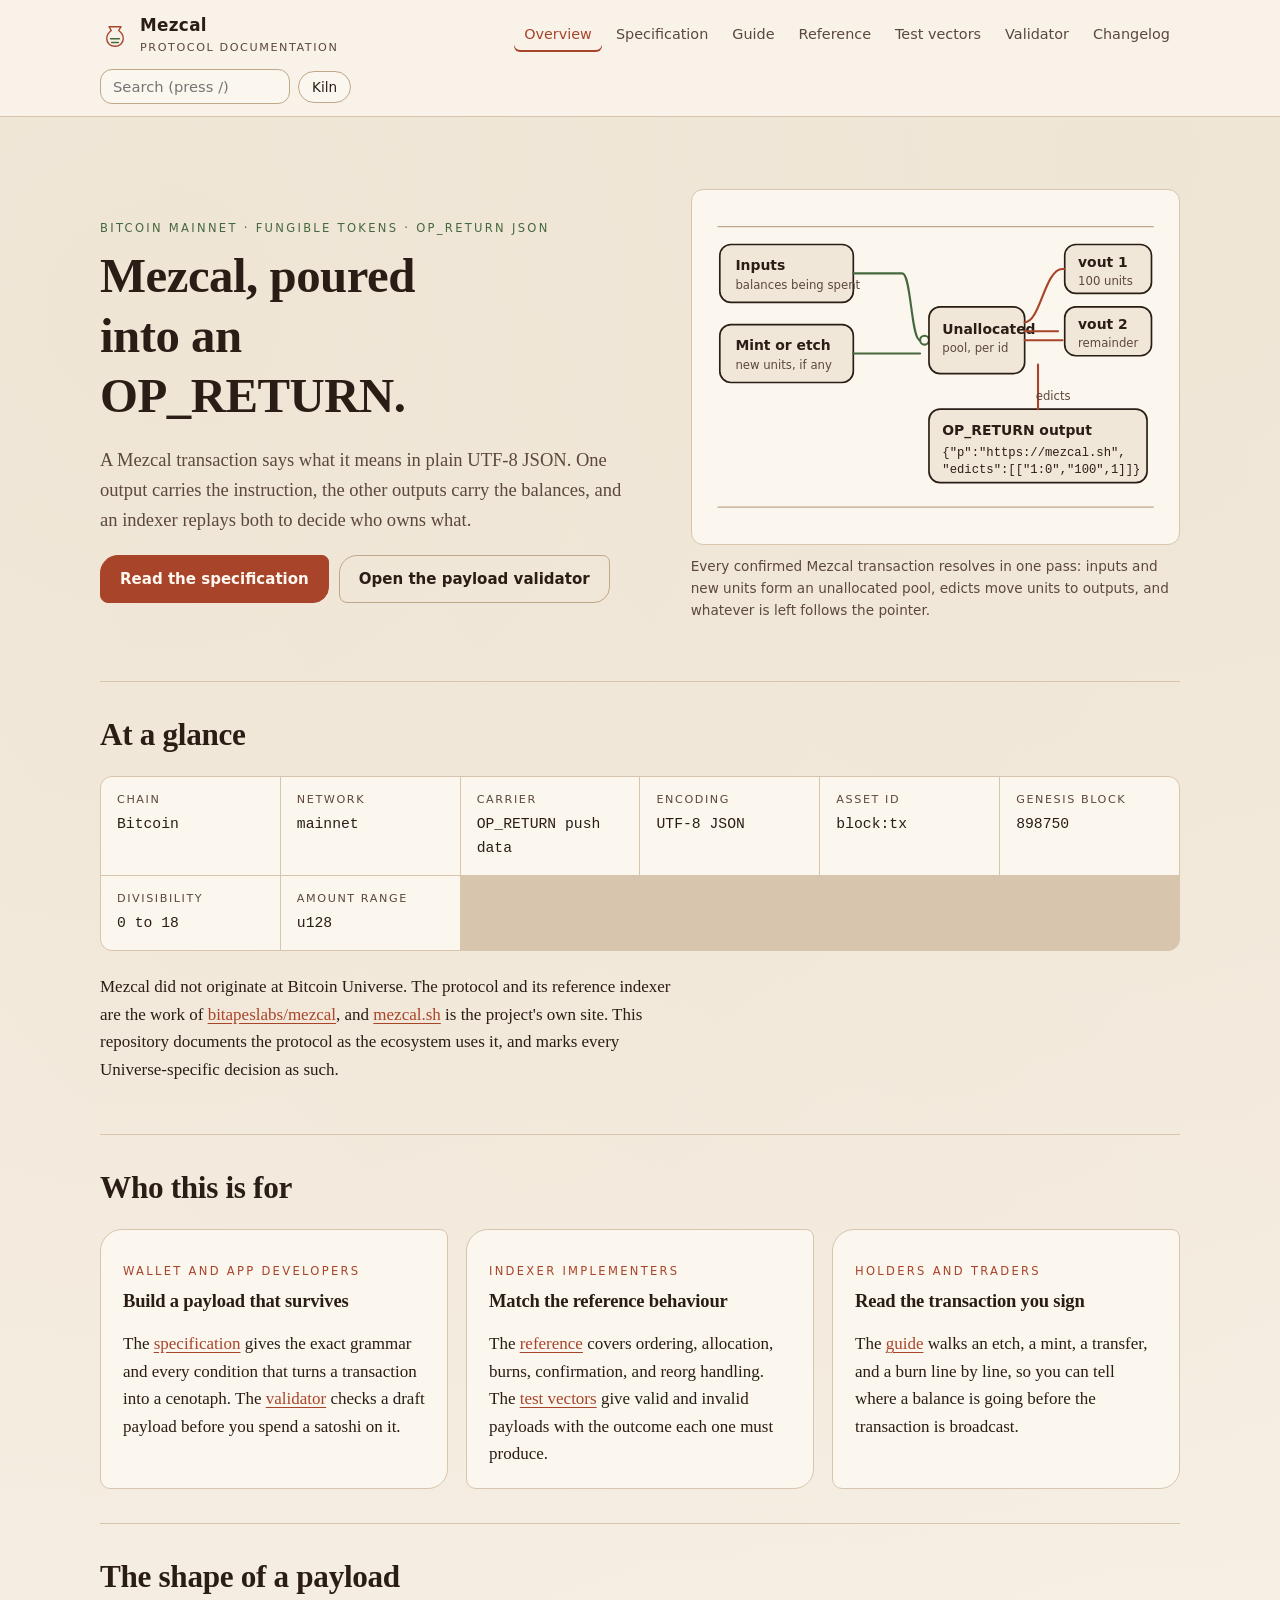
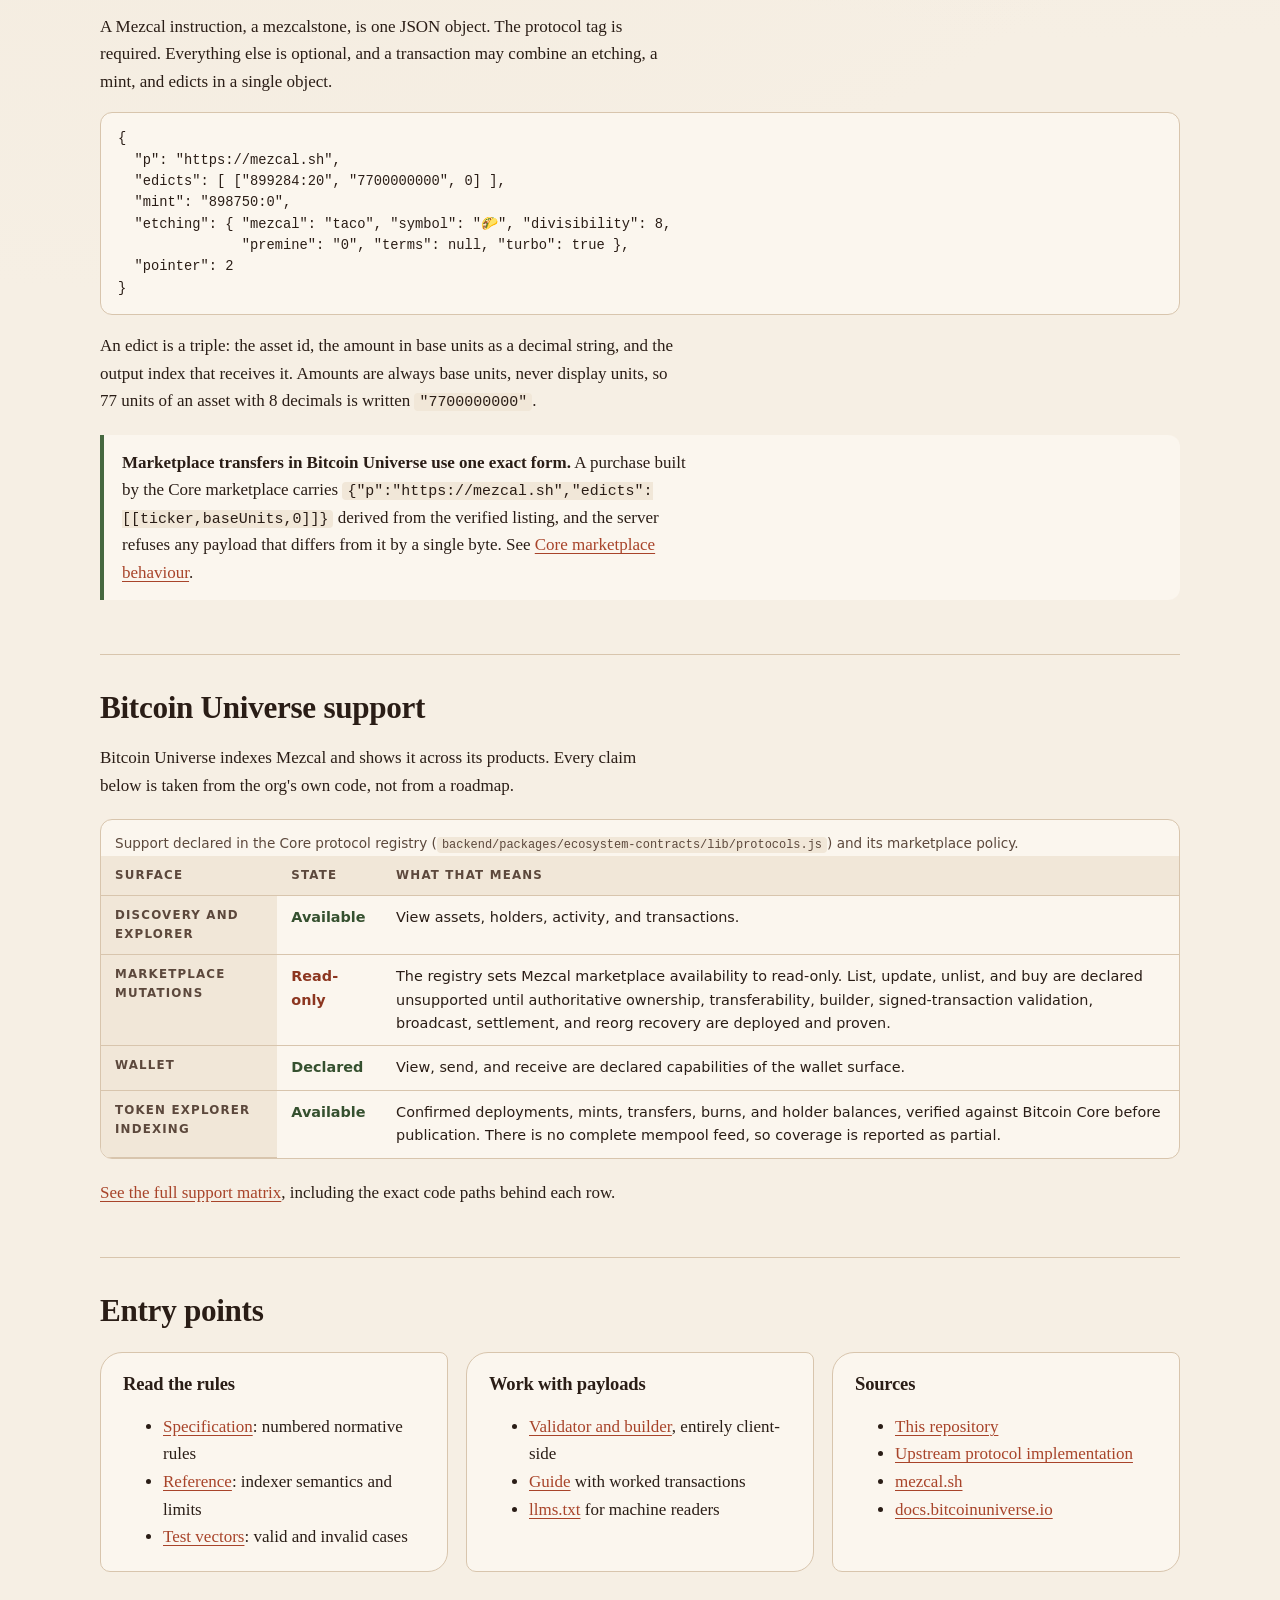
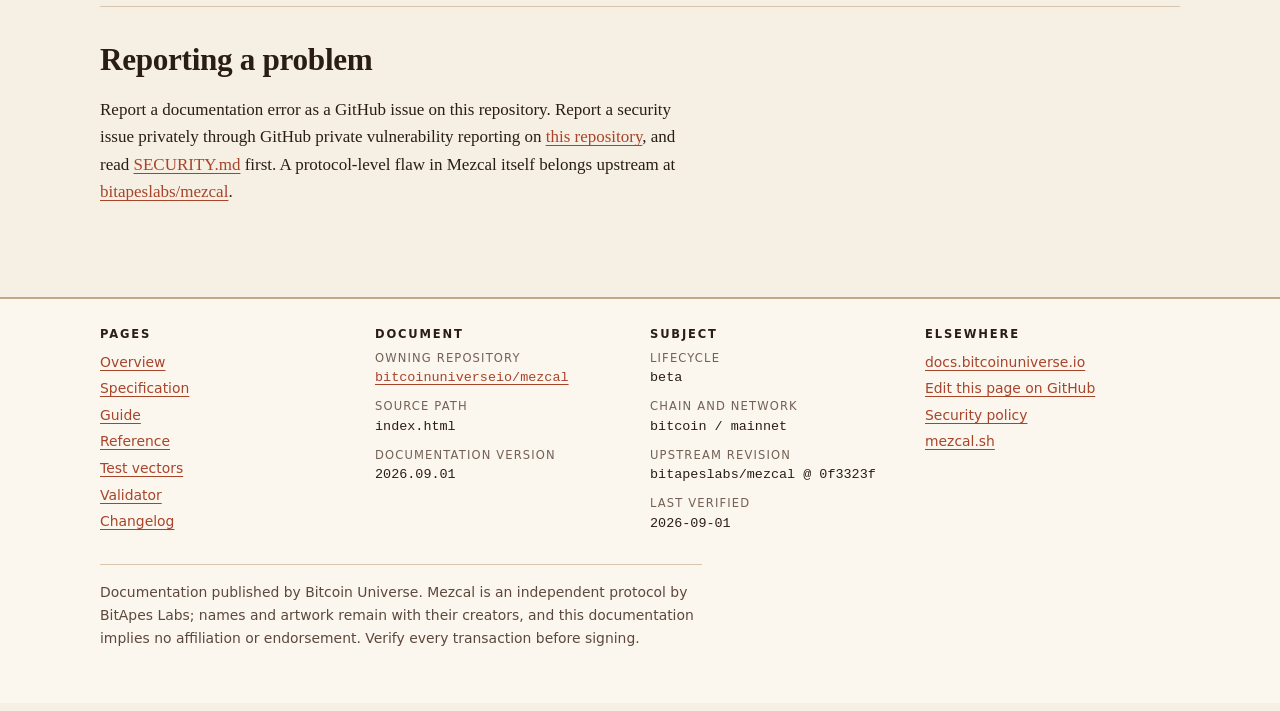
<file: index.html>
<!doctype html>
<html lang="en">
<head>
<meta charset="utf-8">
<meta name="viewport" content="width=device-width,initial-scale=1">
<title>Mezcal protocol documentation | Bitcoin Universe</title>
<meta name="description" content="Mezcal is a fungible token protocol carried as UTF-8 JSON in a Bitcoin OP_RETURN output. Specification, guide, indexer semantics, test vectors, and a payload validator.">
<link rel="canonical" href="https://bitcoinuniverseio.github.io/mezcal/">
<meta name="theme-color" content="#a8442a" media="(prefers-color-scheme: light)">
<meta name="theme-color" content="#17120f" media="(prefers-color-scheme: dark)">
<meta property="og:type" content="website">
<meta property="og:site_name" content="Bitcoin Universe protocol documentation">
<meta property="og:title" content="Mezcal protocol documentation">
<meta property="og:description" content="A fungible token protocol carried as UTF-8 JSON in a Bitcoin OP_RETURN output. Payload grammar, edict semantics, indexer rules, test vectors, and a client-side validator.">
<meta property="og:url" content="https://bitcoinuniverseio.github.io/mezcal/">
<meta property="og:image" content="https://bitcoinuniverseio.github.io/mezcal/og-mezcal.svg">
<meta name="twitter:card" content="summary_large_image">
<link rel="icon" href="favicon.svg" type="image/svg+xml">
<link rel="stylesheet" href="theme.css">
</head>
<body>
<a class="skip" href="#main">Skip to content</a>
<header class="masthead">
  <div class="shell masthead-inner">
    <a class="brand" href="./" aria-label="Mezcal protocol documentation, home">
      <svg viewBox="0 0 40 40" aria-hidden="true" focusable="false">
        <path class="dia-clay" d="M12 9h16l-3 5c4 3 6 7 6 11 0 6-5 10-11 10S9 31 9 25c0-4 2-8 6-11z"/>
        <path class="dia-agave" d="M14 25h12M15.5 30h9"/>
      </svg>
      <span>Mezcal<small>Protocol documentation</small></span>
    </a>
    <nav class="site-nav" aria-label="Primary">
      <a href="./" aria-current="page">Overview</a>
      <a href="spec.html">Specification</a>
      <a href="guide.html">Guide</a>
      <a href="reference.html">Reference</a>
      <a href="vectors.html">Test vectors</a>
      <a href="validator.html">Validator</a>
      <a href="changelog.html">Changelog</a>
    </nav>
    <div class="tools">
      <div class="search-wrap">
        <label class="sr-only" for="site-search">Search this documentation</label>
        <input id="site-search" type="search" placeholder="Search (press /)" autocomplete="off" spellcheck="false">
        <div id="search-results" class="search-results" hidden role="region" aria-label="Search results"></div>
      </div>
      <button id="theme-toggle" class="theme-toggle" type="button" hidden>Kiln</button>
    </div>
  </div>
</header>

<main id="main">
  <div class="shell">

    <section class="hero" aria-labelledby="title">
      <div class="hero-grid">
        <div>
          <p class="eyebrow">Bitcoin mainnet &middot; fungible tokens &middot; OP_RETURN JSON</p>
          <h1 id="title">Mezcal, poured into an OP_RETURN.</h1>
          <p class="lede">A Mezcal transaction says what it means in plain UTF-8 JSON. One output carries the instruction, the other outputs carry the balances, and an indexer replays both to decide who owns what.</p>
          <div class="actions">
            <a class="button" href="spec.html">Read the specification</a>
            <a class="button ghost" href="validator.html">Open the payload validator</a>
          </div>
        </div>
        <figure>
          <svg viewBox="0 0 420 300" role="img" aria-labelledby="heroTitle heroDesc">
            <title id="heroTitle">A Mezcal transaction at a glance</title>
            <desc id="heroDesc">Transaction inputs carrying Mezcal balances flow into a transaction. One OP_RETURN output holds the JSON instruction. The remaining outputs receive the allocated balances, and any unallocated remainder follows the pointer.</desc>
            <g class="dia-hatch">
              <path d="M14 24h392M14 276h392"/>
            </g>
            <rect x="16" y="40" width="120" height="52" rx="10" class="dia-fill"/>
            <text x="30" y="63" class="dia-t head">Inputs</text>
            <text x="30" y="80" class="dia-t small">balances being spent</text>

            <rect x="16" y="112" width="120" height="52" rx="10" class="dia-fill"/>
            <text x="30" y="135" class="dia-t head">Mint or etch</text>
            <text x="30" y="152" class="dia-t small">new units, if any</text>

            <path class="dia-agave" d="M136 66h44c8 0 8 60 16 60M136 138h60"/>
            <circle cx="200" cy="126" r="4" class="dia-agave"/>

            <rect x="204" y="96" width="86" height="60" rx="10" class="dia-fill"/>
            <text x="216" y="120" class="dia-t head">Unallocated</text>
            <text x="216" y="137" class="dia-t small">pool, per id</text>

            <rect x="204" y="188" width="196" height="66" rx="10" class="dia-fill"/>
            <text x="216" y="211" class="dia-t head">OP_RETURN output</text>
            <text x="216" y="230" class="dia-t mono">{"p":"https://mezcal.sh",</text>
            <text x="216" y="245" class="dia-t mono"> "edicts":[["1:0","100",1]]}</text>

            <path class="dia-clay" d="M290 126h34M302 188v-40"/>
            <text x="300" y="180" class="dia-t small">edicts</text>

            <rect x="326" y="40" width="78" height="44" rx="10" class="dia-fill"/>
            <text x="338" y="60" class="dia-t head">vout 1</text>
            <text x="338" y="76" class="dia-t small">100 units</text>

            <rect x="326" y="96" width="78" height="44" rx="10" class="dia-fill"/>
            <text x="338" y="116" class="dia-t head">vout 2</text>
            <text x="338" y="132" class="dia-t small">remainder</text>

            <path class="dia-clay" d="M290 118h30M324 62h2"/>
            <path class="dia-clay" d="M290 110c14 0 18-48 34-48"/>
          </svg>
          <figcaption>Every confirmed Mezcal transaction resolves in one pass: inputs and new units form an unallocated pool, edicts move units to outputs, and whatever is left follows the pointer.</figcaption>
        </figure>
      </div>
    </section>

    <section aria-labelledby="at-a-glance">
      <h2 id="at-a-glance">At a glance</h2>
      <dl class="facts">
        <div><dt>Chain</dt><dd>Bitcoin</dd></div>
        <div><dt>Network</dt><dd>mainnet</dd></div>
        <div><dt>Carrier</dt><dd>OP_RETURN push data</dd></div>
        <div><dt>Encoding</dt><dd>UTF-8 JSON</dd></div>
        <div><dt>Asset id</dt><dd>block:tx</dd></div>
        <div><dt>Genesis block</dt><dd>898750</dd></div>
        <div><dt>Divisibility</dt><dd>0 to 18</dd></div>
        <div><dt>Amount range</dt><dd>u128</dd></div>
      </dl>
      <p>Mezcal did not originate at Bitcoin Universe. The protocol and its reference indexer are the work of <a href="https://github.com/bitapeslabs/mezcal">bitapeslabs/mezcal</a>, and <a href="https://mezcal.sh">mezcal.sh</a> is the project's own site. This repository documents the protocol as the ecosystem uses it, and marks every Universe-specific decision as such.</p>
    </section>

    <section aria-labelledby="who">
      <h2 id="who">Who this is for</h2>
      <div class="cards">
        <article class="card">
          <p class="eyebrow">Wallet and app developers</p>
          <h3>Build a payload that survives</h3>
          <p>The <a href="spec.html">specification</a> gives the exact grammar and every condition that turns a transaction into a cenotaph. The <a href="validator.html">validator</a> checks a draft payload before you spend a satoshi on it.</p>
        </article>
        <article class="card">
          <p class="eyebrow">Indexer implementers</p>
          <h3>Match the reference behaviour</h3>
          <p>The <a href="reference.html">reference</a> covers ordering, allocation, burns, confirmation, and reorg handling. The <a href="vectors.html">test vectors</a> give valid and invalid payloads with the outcome each one must produce.</p>
        </article>
        <article class="card">
          <p class="eyebrow">Holders and traders</p>
          <h3>Read the transaction you sign</h3>
          <p>The <a href="guide.html">guide</a> walks an etch, a mint, a transfer, and a burn line by line, so you can tell where a balance is going before the transaction is broadcast.</p>
        </article>
      </div>
    </section>

    <section aria-labelledby="shape">
      <h2 id="shape">The shape of a payload</h2>
      <p>A Mezcal instruction, a mezcalstone, is one JSON object. The protocol tag is required. Everything else is optional, and a transaction may combine an etching, a mint, and edicts in a single object.</p>
<pre><code>{
  "p": "https://mezcal.sh",
  "edicts": [ ["899284:20", "7700000000", 0] ],
  "mint": "898750:0",
  "etching": { "mezcal": "taco", "symbol": "&#x1F32E;", "divisibility": 8,
               "premine": "0", "terms": null, "turbo": true },
  "pointer": 2
}</code></pre>
      <p>An edict is a triple: the asset id, the amount in base units as a decimal string, and the output index that receives it. Amounts are always base units, never display units, so 77 units of an asset with 8 decimals is written <code>"7700000000"</code>.</p>
      <div class="note">
        <p><strong>Marketplace transfers in Bitcoin Universe use one exact form.</strong> A purchase built by the Core marketplace carries <code>{"p":"https://mezcal.sh","edicts":[[ticker,baseUnits,0]]}</code> derived from the verified listing, and the server refuses any payload that differs from it by a single byte. See <a href="reference.html#marketplace">Core marketplace behaviour</a>.</p>
      </div>
    </section>

    <section aria-labelledby="support">
      <h2 id="support">Bitcoin Universe support</h2>
      <p>Bitcoin Universe indexes Mezcal and shows it across its products. Every claim below is taken from the org's own code, not from a roadmap.</p>
      <div class="table-wrap">
        <table>
          <caption>Support declared in the Core protocol registry (<code>backend/packages/ecosystem-contracts/lib/protocols.js</code>) and its marketplace policy.</caption>
          <thead><tr><th scope="col">Surface</th><th scope="col">State</th><th scope="col">What that means</th></tr></thead>
          <tbody>
            <tr><th scope="row">Discovery and explorer</th><td class="yes">Available</td><td>View assets, holders, activity, and transactions.</td></tr>
            <tr><th scope="row">Marketplace mutations</th><td class="no">Read-only</td><td>The registry sets Mezcal marketplace availability to read-only. List, update, unlist, and buy are declared unsupported until authoritative ownership, transferability, builder, signed-transaction validation, broadcast, settlement, and reorg recovery are deployed and proven.</td></tr>
            <tr><th scope="row">Wallet</th><td class="yes">Declared</td><td>View, send, and receive are declared capabilities of the wallet surface.</td></tr>
            <tr><th scope="row">Token explorer indexing</th><td class="yes">Available</td><td>Confirmed deployments, mints, transfers, burns, and holder balances, verified against Bitcoin Core before publication. There is no complete mempool feed, so coverage is reported as partial.</td></tr>
          </tbody>
        </table>
      </div>
      <p><a href="guide.html#support">See the full support matrix</a>, including the exact code paths behind each row.</p>
    </section>

    <section aria-labelledby="entry">
      <h2 id="entry">Entry points</h2>
      <div class="cards">
        <article class="card">
          <h3>Read the rules</h3>
          <ul>
            <li><a href="spec.html">Specification</a>: numbered normative rules</li>
            <li><a href="reference.html">Reference</a>: indexer semantics and limits</li>
            <li><a href="vectors.html">Test vectors</a>: valid and invalid cases</li>
          </ul>
        </article>
        <article class="card">
          <h3>Work with payloads</h3>
          <ul>
            <li><a href="validator.html">Validator and builder</a>, entirely client-side</li>
            <li><a href="guide.html">Guide</a> with worked transactions</li>
            <li><a href="llms.txt">llms.txt</a> for machine readers</li>
          </ul>
        </article>
        <article class="card">
          <h3>Sources</h3>
          <ul>
            <li><a href="https://github.com/bitcoinuniverseio/mezcal">This repository</a></li>
            <li><a href="https://github.com/bitapeslabs/mezcal">Upstream protocol implementation</a></li>
            <li><a href="https://mezcal.sh">mezcal.sh</a></li>
            <li><a href="https://docs.bitcoinuniverse.io">docs.bitcoinuniverse.io</a></li>
          </ul>
        </article>
      </div>
    </section>

    <section aria-labelledby="security">
      <h2 id="security">Reporting a problem</h2>
      <p>Report a documentation error as a GitHub issue on this repository. Report a security issue privately through GitHub private vulnerability reporting on <a href="https://github.com/bitcoinuniverseio/mezcal/security/advisories/new">this repository</a>, and read <a href="https://github.com/bitcoinuniverseio/mezcal/blob/main/SECURITY.md">SECURITY.md</a> first. A protocol-level flaw in Mezcal itself belongs upstream at <a href="https://github.com/bitapeslabs/mezcal">bitapeslabs/mezcal</a>.</p>
    </section>

  </div>
</main>

<footer class="site-footer">
  <div class="shell">
    <div class="footer-grid">
      <div>
        <h2>Pages</h2>
        <ul>
          <li><a href="./">Overview</a></li>
          <li><a href="spec.html">Specification</a></li>
          <li><a href="guide.html">Guide</a></li>
          <li><a href="reference.html">Reference</a></li>
          <li><a href="vectors.html">Test vectors</a></li>
          <li><a href="validator.html">Validator</a></li>
          <li><a href="changelog.html">Changelog</a></li>
        </ul>
      </div>
      <div>
        <h2>Document</h2>
        <dl>
          <dt>Owning repository</dt><dd><a href="https://github.com/bitcoinuniverseio/mezcal">bitcoinuniverseio/mezcal</a></dd>
          <dt>Source path</dt><dd>index.html</dd>
          <dt>Documentation version</dt><dd>2026.09.01</dd>
        </dl>
      </div>
      <div>
        <h2>Subject</h2>
        <dl>
          <dt>Lifecycle</dt><dd>beta</dd>
          <dt>Chain and network</dt><dd>bitcoin / mainnet</dd>
          <dt>Upstream revision</dt><dd>bitapeslabs/mezcal @ 0f3323f</dd>
          <dt>Last verified</dt><dd>2026-09-01</dd>
        </dl>
      </div>
      <div>
        <h2>Elsewhere</h2>
        <ul>
          <li><a href="https://docs.bitcoinuniverse.io">docs.bitcoinuniverse.io</a></li>
          <li><a href="https://github.com/bitcoinuniverseio/mezcal/edit/main/index.html">Edit this page on GitHub</a></li>
          <li><a href="https://github.com/bitcoinuniverseio/mezcal/blob/main/SECURITY.md">Security policy</a></li>
          <li><a href="https://mezcal.sh">mezcal.sh</a></li>
        </ul>
      </div>
    </div>
    <p class="colophon">Documentation published by Bitcoin Universe. Mezcal is an independent protocol by BitApes Labs; names and artwork remain with their creators, and this documentation implies no affiliation or endorsement. Verify every transaction before signing.</p>
  </div>
</footer>
<script src="site.js" defer></script>
</body>
</html>
</file>
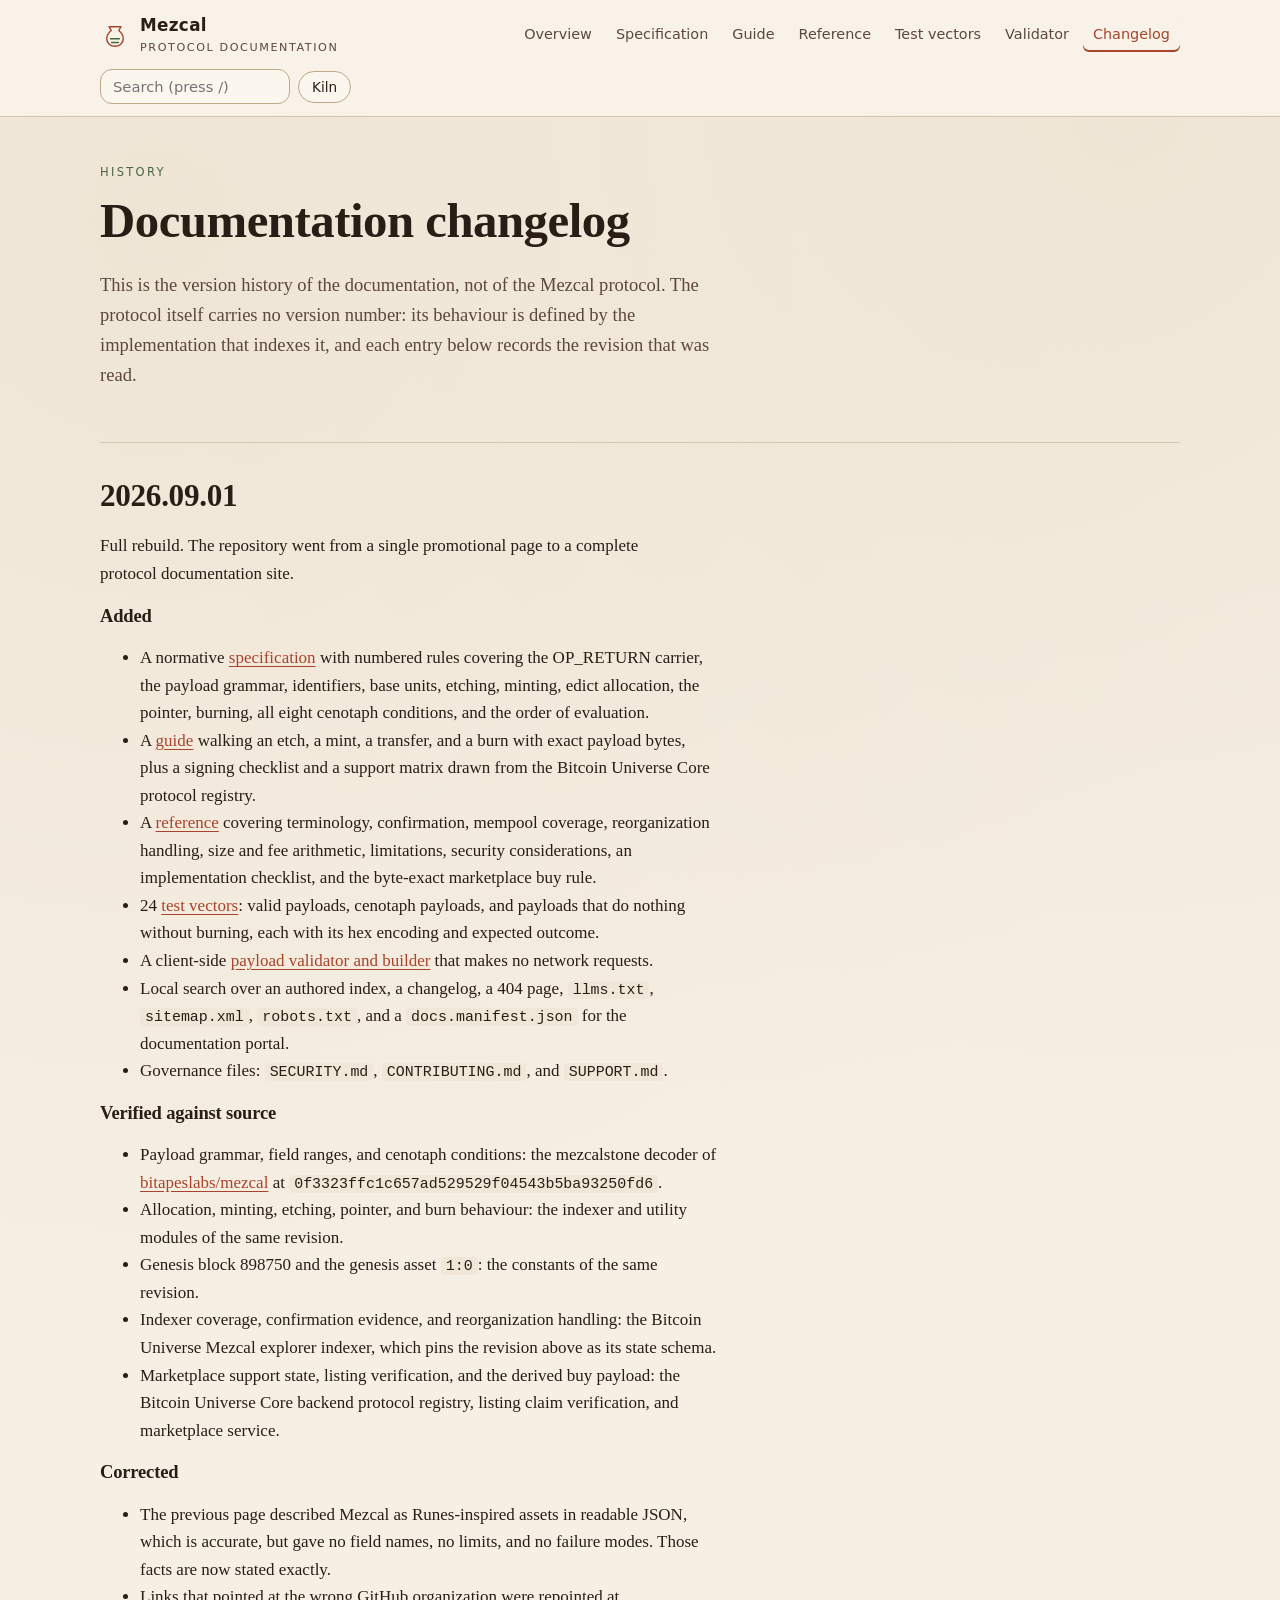
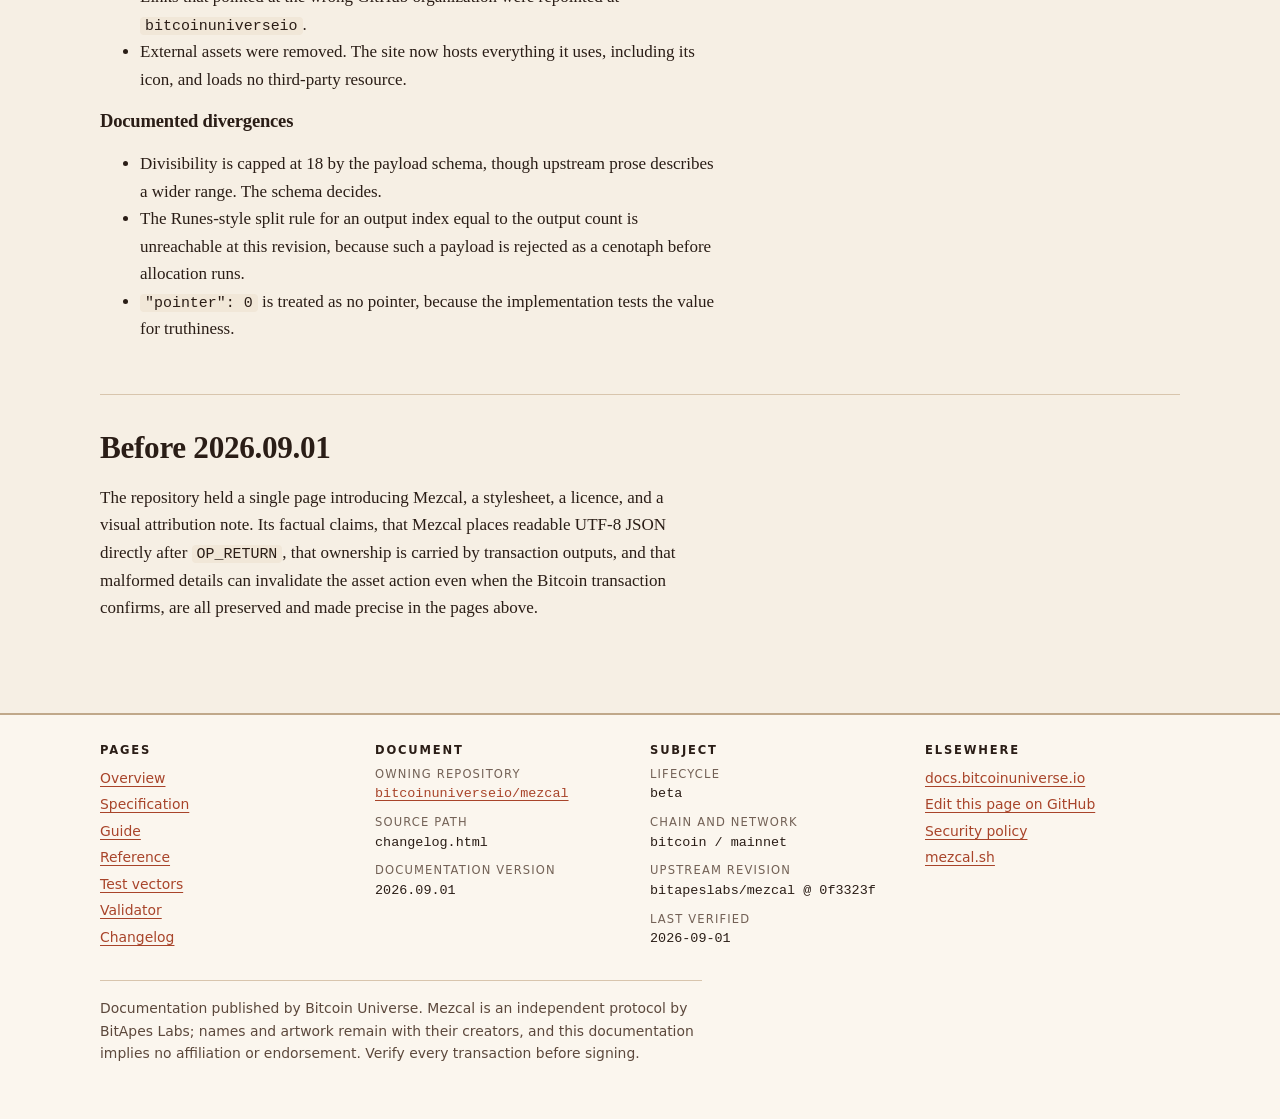
<file: changelog.html>
<!doctype html>
<html lang="en">
<head>
<meta charset="utf-8">
<meta name="viewport" content="width=device-width,initial-scale=1">
<title>Mezcal documentation changelog</title>
<meta name="description" content="Version history of the Mezcal protocol documentation, including what was verified against source code at each revision.">
<link rel="canonical" href="https://bitcoinuniverseio.github.io/mezcal/changelog.html">
<meta name="theme-color" content="#a8442a" media="(prefers-color-scheme: light)">
<meta name="theme-color" content="#17120f" media="(prefers-color-scheme: dark)">
<meta property="og:type" content="article">
<meta property="og:site_name" content="Bitcoin Universe protocol documentation">
<meta property="og:title" content="Mezcal documentation changelog">
<meta property="og:description" content="What changed in this documentation, and what was verified against source at each revision.">
<meta property="og:url" content="https://bitcoinuniverseio.github.io/mezcal/changelog.html">
<meta property="og:image" content="https://bitcoinuniverseio.github.io/mezcal/og-mezcal.svg">
<meta name="twitter:card" content="summary_large_image">
<link rel="icon" href="favicon.svg" type="image/svg+xml">
<link rel="stylesheet" href="theme.css">
</head>
<body>
<a class="skip" href="#main">Skip to content</a>
<header class="masthead">
  <div class="shell masthead-inner">
    <a class="brand" href="./" aria-label="Mezcal protocol documentation, home">
      <svg viewBox="0 0 40 40" aria-hidden="true" focusable="false">
        <path class="dia-clay" d="M12 9h16l-3 5c4 3 6 7 6 11 0 6-5 10-11 10S9 31 9 25c0-4 2-8 6-11z"/>
        <path class="dia-agave" d="M14 25h12M15.5 30h9"/>
      </svg>
      <span>Mezcal<small>Protocol documentation</small></span>
    </a>
    <nav class="site-nav" aria-label="Primary">
      <a href="./">Overview</a>
      <a href="spec.html">Specification</a>
      <a href="guide.html">Guide</a>
      <a href="reference.html">Reference</a>
      <a href="vectors.html">Test vectors</a>
      <a href="validator.html">Validator</a>
      <a href="changelog.html" aria-current="page">Changelog</a>
    </nav>
    <div class="tools">
      <div class="search-wrap">
        <label class="sr-only" for="site-search">Search this documentation</label>
        <input id="site-search" type="search" placeholder="Search (press /)" autocomplete="off" spellcheck="false">
        <div id="search-results" class="search-results" hidden role="region" aria-label="Search results"></div>
      </div>
      <button id="theme-toggle" class="theme-toggle" type="button" hidden>Kiln</button>
    </div>
  </div>
</header>

<main id="main">
  <div class="shell">

    <section aria-labelledby="title">
      <p class="eyebrow">History</p>
      <h1 id="title">Documentation changelog</h1>
      <p class="lede">This is the version history of the documentation, not of the Mezcal protocol. The protocol itself carries no version number: its behaviour is defined by the implementation that indexes it, and each entry below records the revision that was read.</p>
    </section>

    <section aria-labelledby="v-2026-09-01">
      <h2 id="v-2026-09-01">2026.09.01</h2>
      <p>Full rebuild. The repository went from a single promotional page to a complete protocol documentation site.</p>
      <h3>Added</h3>
      <ul>
        <li>A normative <a href="spec.html">specification</a> with numbered rules covering the OP_RETURN carrier, the payload grammar, identifiers, base units, etching, minting, edict allocation, the pointer, burning, all eight cenotaph conditions, and the order of evaluation.</li>
        <li>A <a href="guide.html">guide</a> walking an etch, a mint, a transfer, and a burn with exact payload bytes, plus a signing checklist and a support matrix drawn from the Bitcoin Universe Core protocol registry.</li>
        <li>A <a href="reference.html">reference</a> covering terminology, confirmation, mempool coverage, reorganization handling, size and fee arithmetic, limitations, security considerations, an implementation checklist, and the byte-exact marketplace buy rule.</li>
        <li>24 <a href="vectors.html">test vectors</a>: valid payloads, cenotaph payloads, and payloads that do nothing without burning, each with its hex encoding and expected outcome.</li>
        <li>A client-side <a href="validator.html">payload validator and builder</a> that makes no network requests.</li>
        <li>Local search over an authored index, a changelog, a 404 page, <code>llms.txt</code>, <code>sitemap.xml</code>, <code>robots.txt</code>, and a <code>docs.manifest.json</code> for the documentation portal.</li>
        <li>Governance files: <code>SECURITY.md</code>, <code>CONTRIBUTING.md</code>, and <code>SUPPORT.md</code>.</li>
      </ul>
      <h3>Verified against source</h3>
      <ul>
        <li>Payload grammar, field ranges, and cenotaph conditions: the mezcalstone decoder of <a href="https://github.com/bitapeslabs/mezcal">bitapeslabs/mezcal</a> at <code>0f3323ffc1c657ad529529f04543b5ba93250fd6</code>.</li>
        <li>Allocation, minting, etching, pointer, and burn behaviour: the indexer and utility modules of the same revision.</li>
        <li>Genesis block 898750 and the genesis asset <code>1:0</code>: the constants of the same revision.</li>
        <li>Indexer coverage, confirmation evidence, and reorganization handling: the Bitcoin Universe Mezcal explorer indexer, which pins the revision above as its state schema.</li>
        <li>Marketplace support state, listing verification, and the derived buy payload: the Bitcoin Universe Core backend protocol registry, listing claim verification, and marketplace service.</li>
      </ul>
      <h3>Corrected</h3>
      <ul>
        <li>The previous page described Mezcal as Runes-inspired assets in readable JSON, which is accurate, but gave no field names, no limits, and no failure modes. Those facts are now stated exactly.</li>
        <li>Links that pointed at the wrong GitHub organization were repointed at <code>bitcoinuniverseio</code>.</li>
        <li>External assets were removed. The site now hosts everything it uses, including its icon, and loads no third-party resource.</li>
      </ul>
      <h3>Documented divergences</h3>
      <ul>
        <li>Divisibility is capped at 18 by the payload schema, though upstream prose describes a wider range. The schema decides.</li>
        <li>The Runes-style split rule for an output index equal to the output count is unreachable at this revision, because such a payload is rejected as a cenotaph before allocation runs.</li>
        <li><code>"pointer": 0</code> is treated as no pointer, because the implementation tests the value for truthiness.</li>
      </ul>
    </section>

    <section aria-labelledby="before">
      <h2 id="before">Before 2026.09.01</h2>
      <p>The repository held a single page introducing Mezcal, a stylesheet, a licence, and a visual attribution note. Its factual claims, that Mezcal places readable UTF-8 JSON directly after <code>OP_RETURN</code>, that ownership is carried by transaction outputs, and that malformed details can invalidate the asset action even when the Bitcoin transaction confirms, are all preserved and made precise in the pages above.</p>
    </section>

  </div>
</main>

<footer class="site-footer">
  <div class="shell">
    <div class="footer-grid">
      <div>
        <h2>Pages</h2>
        <ul>
          <li><a href="./">Overview</a></li>
          <li><a href="spec.html">Specification</a></li>
          <li><a href="guide.html">Guide</a></li>
          <li><a href="reference.html">Reference</a></li>
          <li><a href="vectors.html">Test vectors</a></li>
          <li><a href="validator.html">Validator</a></li>
          <li><a href="changelog.html">Changelog</a></li>
        </ul>
      </div>
      <div>
        <h2>Document</h2>
        <dl>
          <dt>Owning repository</dt><dd><a href="https://github.com/bitcoinuniverseio/mezcal">bitcoinuniverseio/mezcal</a></dd>
          <dt>Source path</dt><dd>changelog.html</dd>
          <dt>Documentation version</dt><dd>2026.09.01</dd>
        </dl>
      </div>
      <div>
        <h2>Subject</h2>
        <dl>
          <dt>Lifecycle</dt><dd>beta</dd>
          <dt>Chain and network</dt><dd>bitcoin / mainnet</dd>
          <dt>Upstream revision</dt><dd>bitapeslabs/mezcal @ 0f3323f</dd>
          <dt>Last verified</dt><dd>2026-09-01</dd>
        </dl>
      </div>
      <div>
        <h2>Elsewhere</h2>
        <ul>
          <li><a href="https://docs.bitcoinuniverse.io">docs.bitcoinuniverse.io</a></li>
          <li><a href="https://github.com/bitcoinuniverseio/mezcal/edit/main/changelog.html">Edit this page on GitHub</a></li>
          <li><a href="https://github.com/bitcoinuniverseio/mezcal/blob/main/SECURITY.md">Security policy</a></li>
          <li><a href="https://mezcal.sh">mezcal.sh</a></li>
        </ul>
      </div>
    </div>
    <p class="colophon">Documentation published by Bitcoin Universe. Mezcal is an independent protocol by BitApes Labs; names and artwork remain with their creators, and this documentation implies no affiliation or endorsement. Verify every transaction before signing.</p>
  </div>
</footer>
<script src="site.js" defer></script>
</body>
</html>
</file>
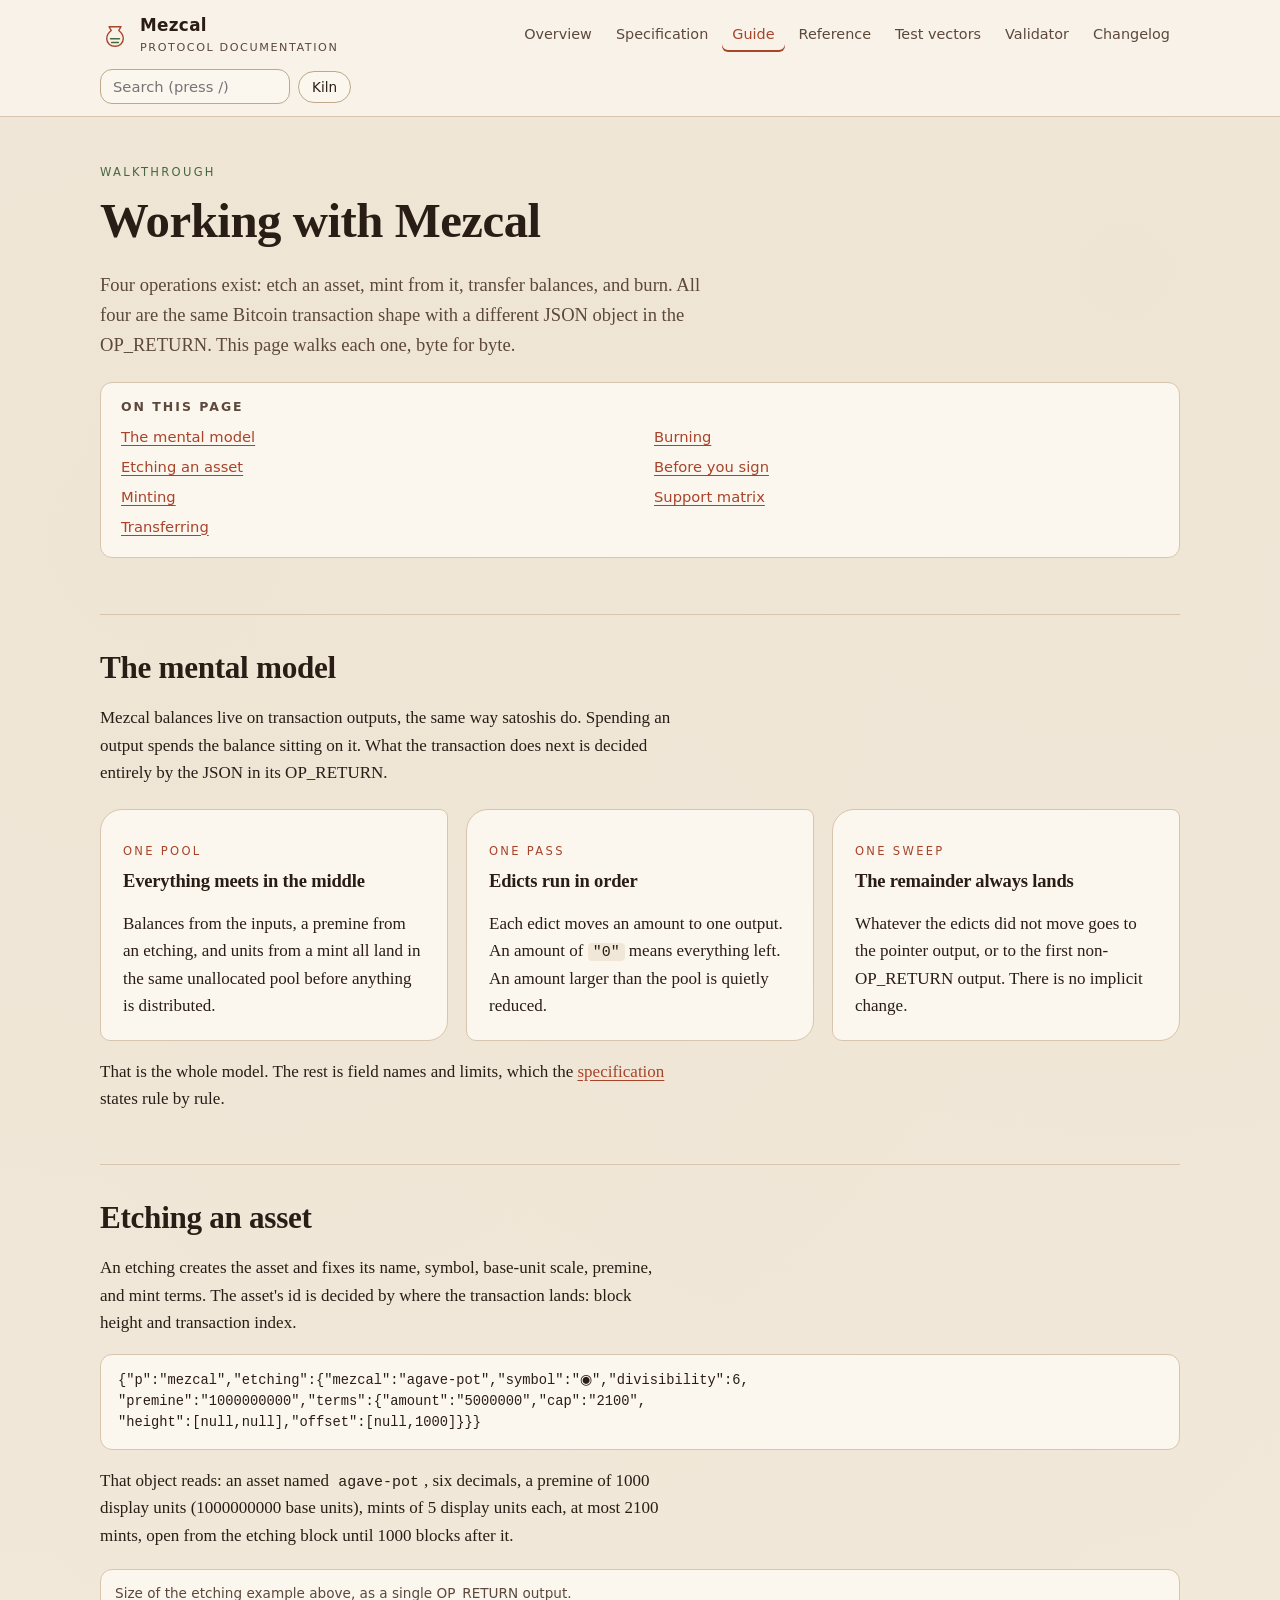
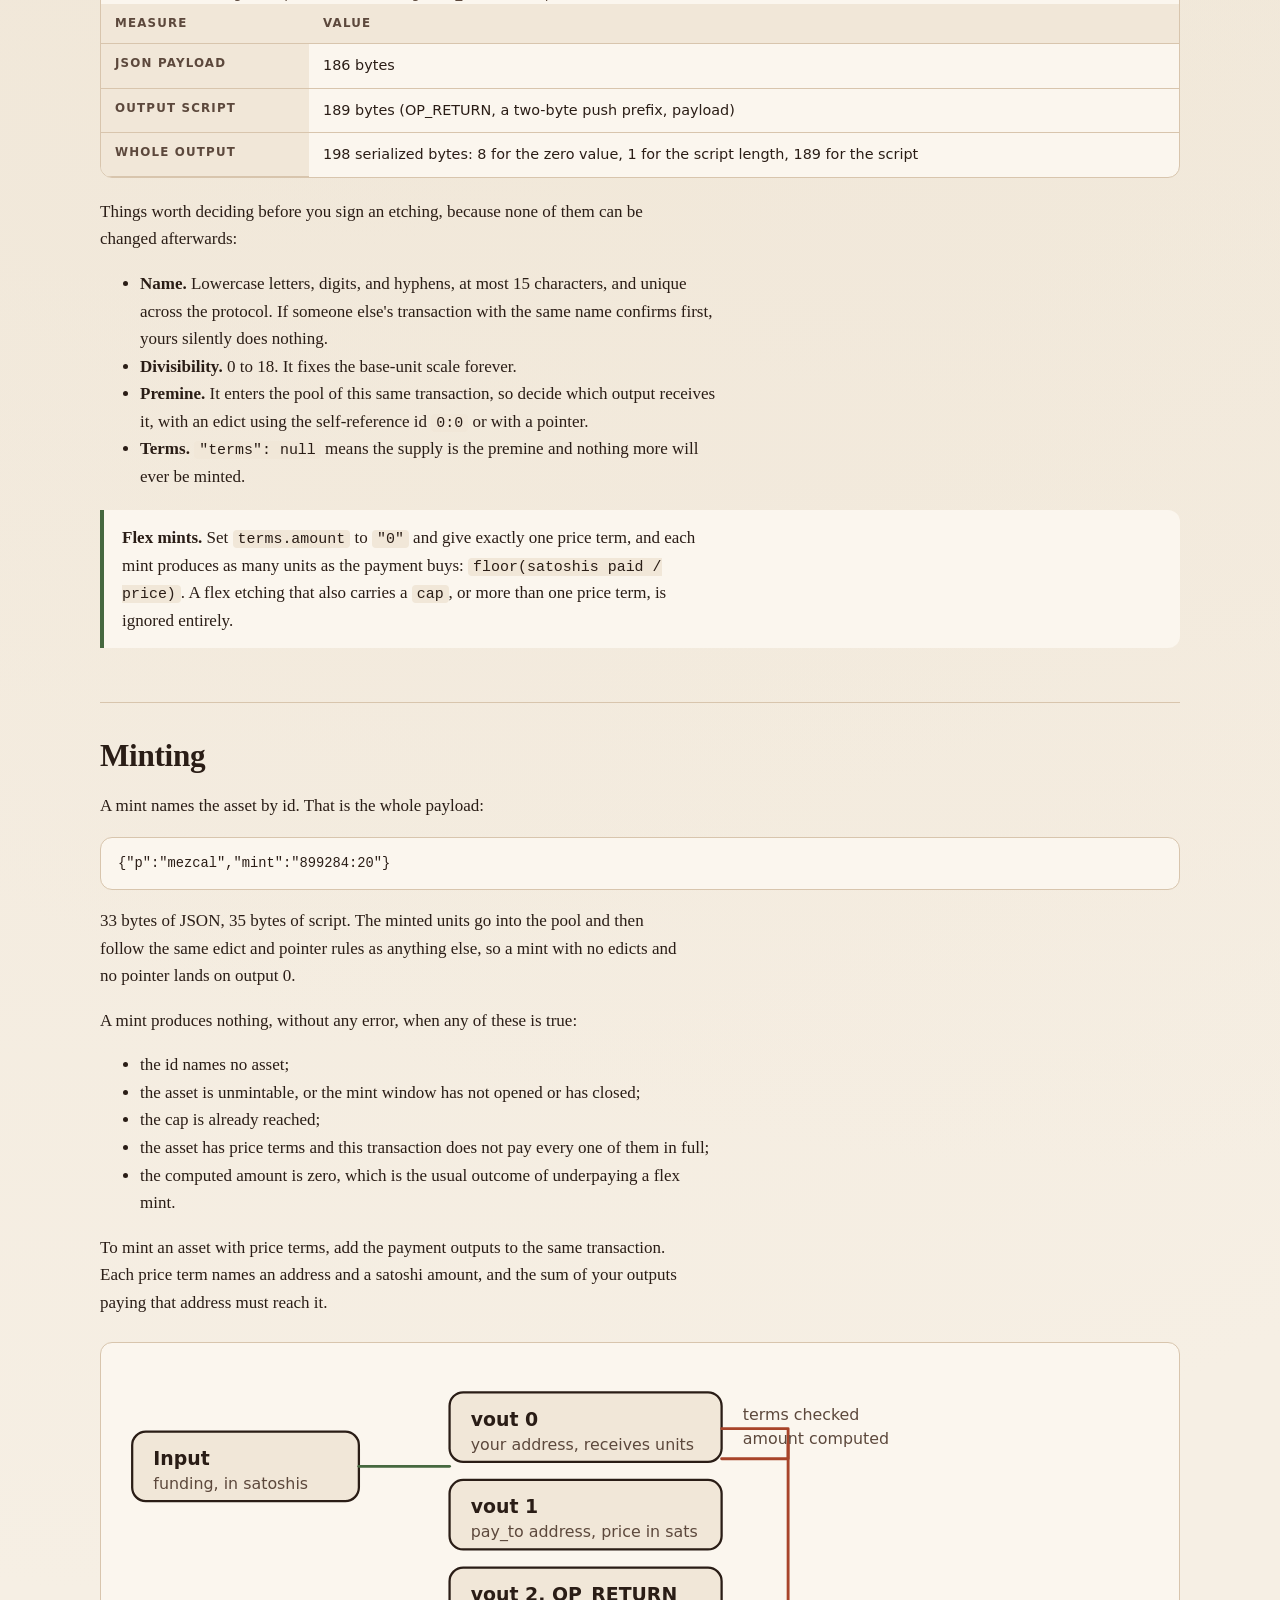
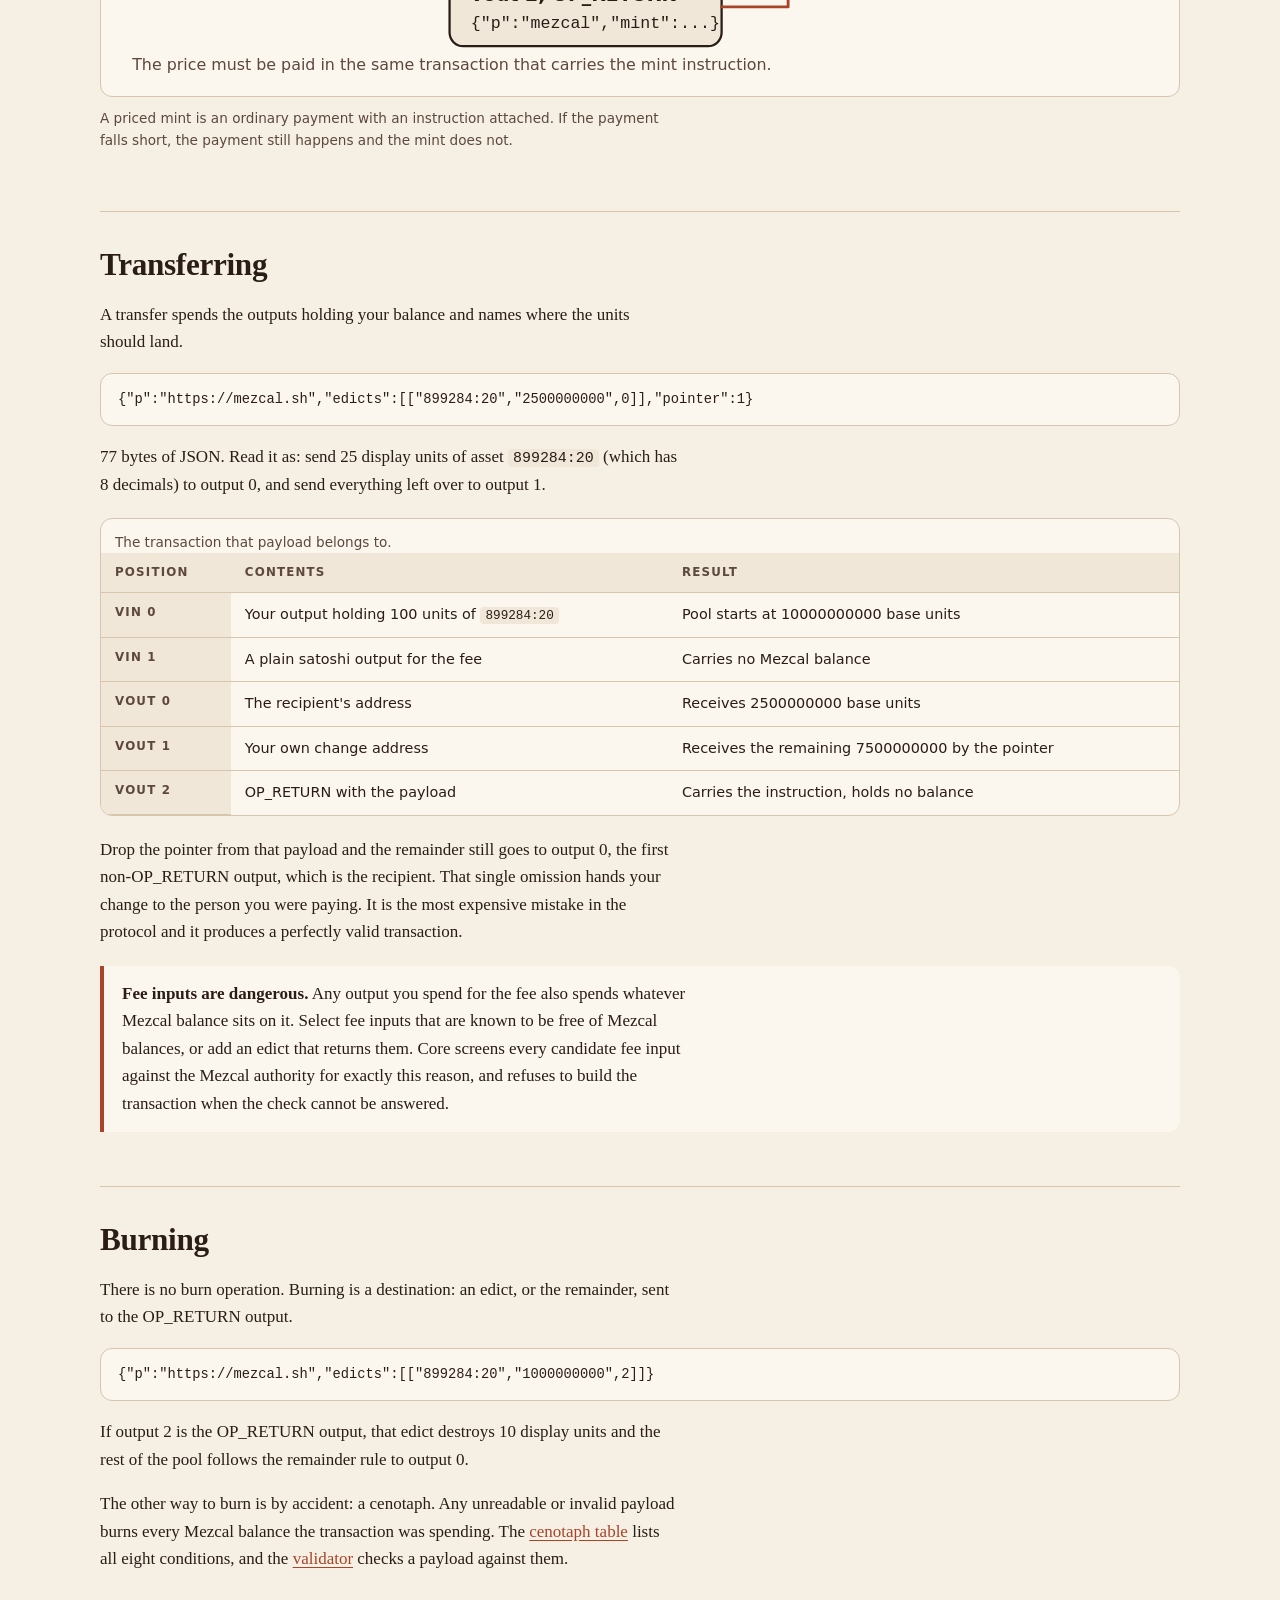
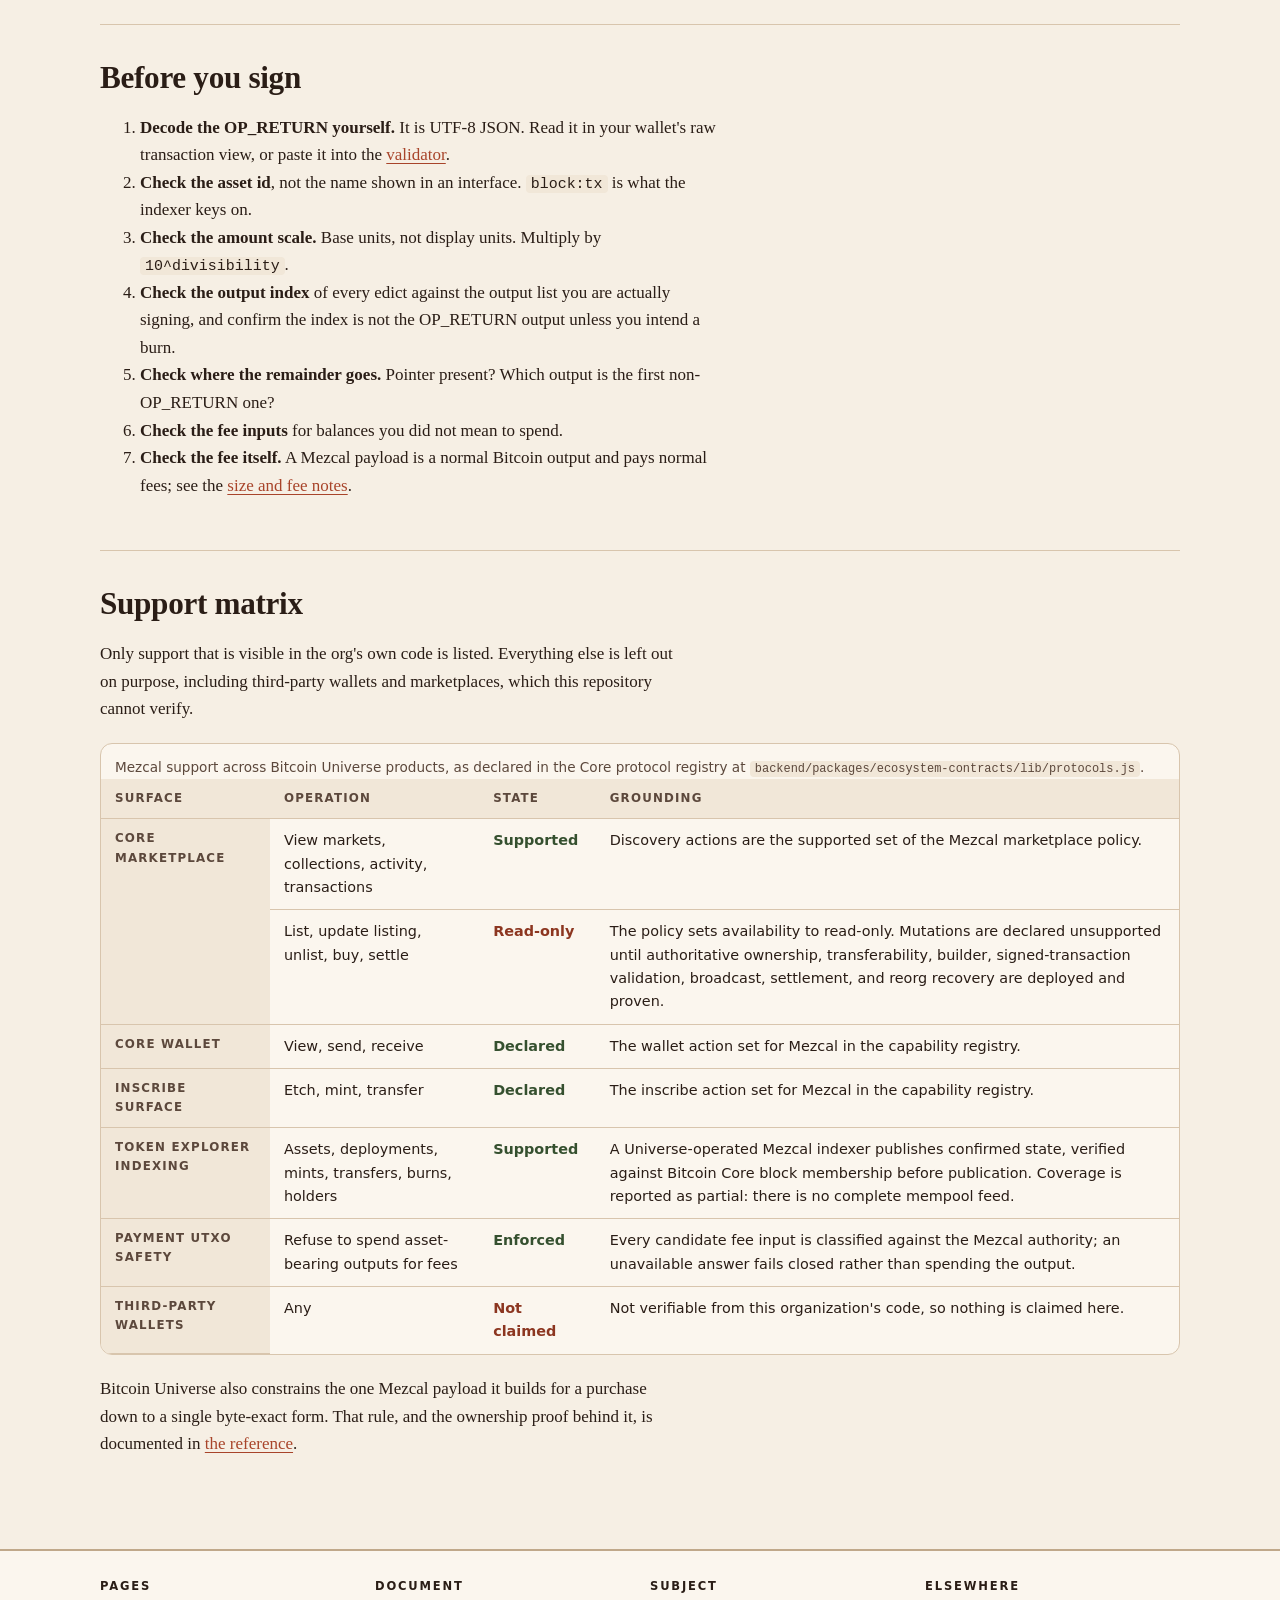
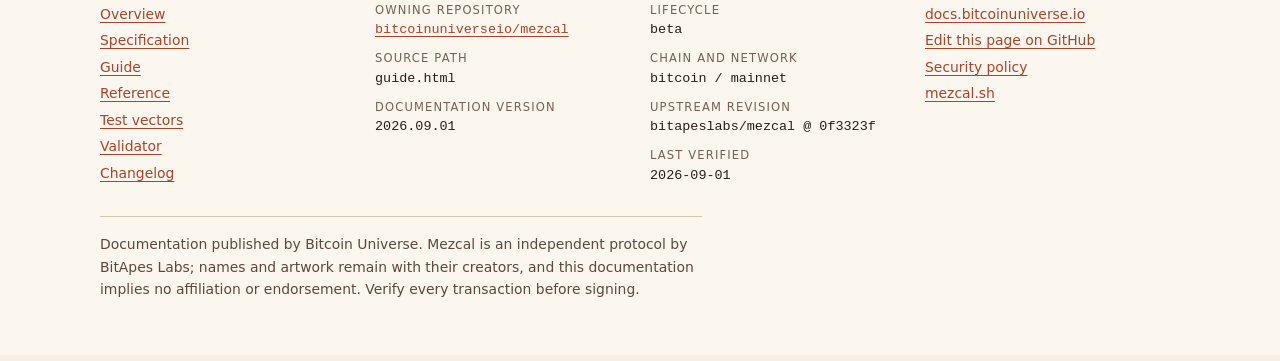
<file: guide.html>
<!doctype html>
<html lang="en">
<head>
<meta charset="utf-8">
<meta name="viewport" content="width=device-width,initial-scale=1">
<title>Mezcal guide | etch, mint, transfer, burn, worked examples</title>
<meta name="description" content="A plain-language walkthrough of Mezcal operations with worked transactions: etching an asset, minting, transferring with a pointer, burning, and what Bitcoin Universe products support.">
<link rel="canonical" href="https://bitcoinuniverseio.github.io/mezcal/guide.html">
<meta name="theme-color" content="#a8442a" media="(prefers-color-scheme: light)">
<meta name="theme-color" content="#17120f" media="(prefers-color-scheme: dark)">
<meta property="og:type" content="article">
<meta property="og:site_name" content="Bitcoin Universe protocol documentation">
<meta property="og:title" content="Mezcal guide">
<meta property="og:description" content="Etch, mint, transfer, and burn walked through transaction by transaction, with exact payload bytes and the Bitcoin Universe support matrix.">
<meta property="og:url" content="https://bitcoinuniverseio.github.io/mezcal/guide.html">
<meta property="og:image" content="https://bitcoinuniverseio.github.io/mezcal/og-mezcal.svg">
<meta name="twitter:card" content="summary_large_image">
<link rel="icon" href="favicon.svg" type="image/svg+xml">
<link rel="stylesheet" href="theme.css">
</head>
<body>
<a class="skip" href="#main">Skip to content</a>
<header class="masthead">
  <div class="shell masthead-inner">
    <a class="brand" href="./" aria-label="Mezcal protocol documentation, home">
      <svg viewBox="0 0 40 40" aria-hidden="true" focusable="false">
        <path class="dia-clay" d="M12 9h16l-3 5c4 3 6 7 6 11 0 6-5 10-11 10S9 31 9 25c0-4 2-8 6-11z"/>
        <path class="dia-agave" d="M14 25h12M15.5 30h9"/>
      </svg>
      <span>Mezcal<small>Protocol documentation</small></span>
    </a>
    <nav class="site-nav" aria-label="Primary">
      <a href="./">Overview</a>
      <a href="spec.html">Specification</a>
      <a href="guide.html" aria-current="page">Guide</a>
      <a href="reference.html">Reference</a>
      <a href="vectors.html">Test vectors</a>
      <a href="validator.html">Validator</a>
      <a href="changelog.html">Changelog</a>
    </nav>
    <div class="tools">
      <div class="search-wrap">
        <label class="sr-only" for="site-search">Search this documentation</label>
        <input id="site-search" type="search" placeholder="Search (press /)" autocomplete="off" spellcheck="false">
        <div id="search-results" class="search-results" hidden role="region" aria-label="Search results"></div>
      </div>
      <button id="theme-toggle" class="theme-toggle" type="button" hidden>Kiln</button>
    </div>
  </div>
</header>

<main id="main">
  <div class="shell">

    <section aria-labelledby="title">
      <p class="eyebrow">Walkthrough</p>
      <h1 id="title">Working with Mezcal</h1>
      <p class="lede">Four operations exist: etch an asset, mint from it, transfer balances, and burn. All four are the same Bitcoin transaction shape with a different JSON object in the OP_RETURN. This page walks each one, byte for byte.</p>
      <nav class="toc" aria-labelledby="toc-h">
        <h2 id="toc-h">On this page</h2>
        <ul>
          <li><a href="#model">The mental model</a></li>
          <li><a href="#etch">Etching an asset</a></li>
          <li><a href="#mint">Minting</a></li>
          <li><a href="#transfer">Transferring</a></li>
          <li><a href="#burn">Burning</a></li>
          <li><a href="#checklist">Before you sign</a></li>
          <li><a href="#support">Support matrix</a></li>
        </ul>
      </nav>
    </section>

    <section aria-labelledby="model">
      <h2 id="model">The mental model</h2>
      <p>Mezcal balances live on transaction outputs, the same way satoshis do. Spending an output spends the balance sitting on it. What the transaction does next is decided entirely by the JSON in its OP_RETURN.</p>
      <div class="cards">
        <article class="card">
          <p class="eyebrow">One pool</p>
          <h3>Everything meets in the middle</h3>
          <p>Balances from the inputs, a premine from an etching, and units from a mint all land in the same unallocated pool before anything is distributed.</p>
        </article>
        <article class="card">
          <p class="eyebrow">One pass</p>
          <h3>Edicts run in order</h3>
          <p>Each edict moves an amount to one output. An amount of <code>"0"</code> means everything left. An amount larger than the pool is quietly reduced.</p>
        </article>
        <article class="card">
          <p class="eyebrow">One sweep</p>
          <h3>The remainder always lands</h3>
          <p>Whatever the edicts did not move goes to the pointer output, or to the first non-OP_RETURN output. There is no implicit change.</p>
        </article>
      </div>
      <p>That is the whole model. The rest is field names and limits, which the <a href="spec.html">specification</a> states rule by rule.</p>
    </section>

    <section aria-labelledby="etch">
      <h2 id="etch">Etching an asset</h2>
      <p>An etching creates the asset and fixes its name, symbol, base-unit scale, premine, and mint terms. The asset's id is decided by where the transaction lands: block height and transaction index.</p>
<pre><code>{"p":"mezcal","etching":{"mezcal":"agave-pot","symbol":"&#9673;","divisibility":6,
"premine":"1000000000","terms":{"amount":"5000000","cap":"2100",
"height":[null,null],"offset":[null,1000]}}}</code></pre>
      <p>That object reads: an asset named <code>agave-pot</code>, six decimals, a premine of 1000 display units (1000000000 base units), mints of 5 display units each, at most 2100 mints, open from the etching block until 1000 blocks after it.</p>
      <div class="table-wrap">
        <table>
          <caption>Size of the etching example above, as a single OP_RETURN output.</caption>
          <thead><tr><th scope="col">Measure</th><th scope="col">Value</th></tr></thead>
          <tbody>
            <tr><th scope="row">JSON payload</th><td>186 bytes</td></tr>
            <tr><th scope="row">Output script</th><td>189 bytes (OP_RETURN, a two-byte push prefix, payload)</td></tr>
            <tr><th scope="row">Whole output</th><td>198 serialized bytes: 8 for the zero value, 1 for the script length, 189 for the script</td></tr>
          </tbody>
        </table>
      </div>
      <p>Things worth deciding before you sign an etching, because none of them can be changed afterwards:</p>
      <ul>
        <li><strong>Name.</strong> Lowercase letters, digits, and hyphens, at most 15 characters, and unique across the protocol. If someone else's transaction with the same name confirms first, yours silently does nothing.</li>
        <li><strong>Divisibility.</strong> 0 to 18. It fixes the base-unit scale forever.</li>
        <li><strong>Premine.</strong> It enters the pool of this same transaction, so decide which output receives it, with an edict using the self-reference id <code>0:0</code> or with a pointer.</li>
        <li><strong>Terms.</strong> <code>"terms": null</code> means the supply is the premine and nothing more will ever be minted.</li>
      </ul>
      <div class="note">
        <p><strong>Flex mints.</strong> Set <code>terms.amount</code> to <code>"0"</code> and give exactly one price term, and each mint produces as many units as the payment buys: <code>floor(satoshis paid / price)</code>. A flex etching that also carries a <code>cap</code>, or more than one price term, is ignored entirely.</p>
      </div>
    </section>

    <section aria-labelledby="mint">
      <h2 id="mint">Minting</h2>
      <p>A mint names the asset by id. That is the whole payload:</p>
<pre><code>{"p":"mezcal","mint":"899284:20"}</code></pre>
      <p>33 bytes of JSON, 35 bytes of script. The minted units go into the pool and then follow the same edict and pointer rules as anything else, so a mint with no edicts and no pointer lands on output 0.</p>
      <p>A mint produces nothing, without any error, when any of these is true:</p>
      <ul>
        <li>the id names no asset;</li>
        <li>the asset is unmintable, or the mint window has not opened or has closed;</li>
        <li>the cap is already reached;</li>
        <li>the asset has price terms and this transaction does not pay every one of them in full;</li>
        <li>the computed amount is zero, which is the usual outcome of underpaying a flex mint.</li>
      </ul>
      <p>To mint an asset with price terms, add the payment outputs to the same transaction. Each price term names an address and a satoshi amount, and the sum of your outputs paying that address must reach it.</p>
      <figure>
        <svg viewBox="0 0 700 220" role="img" aria-labelledby="mintTitle mintDesc">
          <title id="mintTitle">A priced mint transaction</title>
          <desc id="mintDesc">The transaction spends a funding input, pays the price address the required satoshis, writes the mint instruction into an OP_RETURN output, and receives the minted units on the first non OP_RETURN output.</desc>
          <rect x="14" y="52" width="150" height="46" rx="9" class="dia-fill"/>
          <text x="28" y="74" class="dia-t head">Input</text>
          <text x="28" y="90" class="dia-t small">funding, in satoshis</text>
          <path class="dia-agave" d="M164 75h60"/>
          <rect x="224" y="26" width="180" height="46" rx="9" class="dia-fill"/>
          <text x="238" y="48" class="dia-t head">vout 0</text>
          <text x="238" y="64" class="dia-t small">your address, receives units</text>
          <rect x="224" y="84" width="180" height="46" rx="9" class="dia-fill"/>
          <text x="238" y="106" class="dia-t head">vout 1</text>
          <text x="238" y="122" class="dia-t small">pay_to address, price in sats</text>
          <rect x="224" y="142" width="180" height="52" rx="9" class="dia-fill"/>
          <text x="238" y="164" class="dia-t head">vout 2, OP_RETURN</text>
          <text x="238" y="182" class="dia-t mono">{"p":"mezcal","mint":...}</text>
          <path class="dia-clay" d="M404 168h44v-118h-44"/>
          <text x="418" y="44" class="dia-t small">terms checked</text>
          <text x="418" y="60" class="dia-t small">amount computed</text>
          <path class="dia-clay" d="M448 60v10h-44"/>
          <text x="14" y="210" class="dia-t small">The price must be paid in the same transaction that carries the mint instruction.</text>
        </svg>
        <figcaption>A priced mint is an ordinary payment with an instruction attached. If the payment falls short, the payment still happens and the mint does not.</figcaption>
      </figure>
    </section>

    <section aria-labelledby="transfer">
      <h2 id="transfer">Transferring</h2>
      <p>A transfer spends the outputs holding your balance and names where the units should land.</p>
<pre><code>{"p":"https://mezcal.sh","edicts":[["899284:20","2500000000",0]],"pointer":1}</code></pre>
      <p>77 bytes of JSON. Read it as: send 25 display units of asset <code>899284:20</code> (which has 8 decimals) to output 0, and send everything left over to output 1.</p>
      <div class="table-wrap">
        <table>
          <caption>The transaction that payload belongs to.</caption>
          <thead><tr><th scope="col">Position</th><th scope="col">Contents</th><th scope="col">Result</th></tr></thead>
          <tbody>
            <tr><th scope="row">vin 0</th><td>Your output holding 100 units of <code>899284:20</code></td><td>Pool starts at 10000000000 base units</td></tr>
            <tr><th scope="row">vin 1</th><td>A plain satoshi output for the fee</td><td>Carries no Mezcal balance</td></tr>
            <tr><th scope="row">vout 0</th><td>The recipient's address</td><td>Receives 2500000000 base units</td></tr>
            <tr><th scope="row">vout 1</th><td>Your own change address</td><td>Receives the remaining 7500000000 by the pointer</td></tr>
            <tr><th scope="row">vout 2</th><td>OP_RETURN with the payload</td><td>Carries the instruction, holds no balance</td></tr>
          </tbody>
        </table>
      </div>
      <p>Drop the pointer from that payload and the remainder still goes to output 0, the first non-OP_RETURN output, which is the recipient. That single omission hands your change to the person you were paying. It is the most expensive mistake in the protocol and it produces a perfectly valid transaction.</p>
      <div class="warn">
        <p><strong>Fee inputs are dangerous.</strong> Any output you spend for the fee also spends whatever Mezcal balance sits on it. Select fee inputs that are known to be free of Mezcal balances, or add an edict that returns them. Core screens every candidate fee input against the Mezcal authority for exactly this reason, and refuses to build the transaction when the check cannot be answered.</p>
      </div>
    </section>

    <section aria-labelledby="burn">
      <h2 id="burn">Burning</h2>
      <p>There is no burn operation. Burning is a destination: an edict, or the remainder, sent to the OP_RETURN output.</p>
<pre><code>{"p":"https://mezcal.sh","edicts":[["899284:20","1000000000",2]]}</code></pre>
      <p>If output 2 is the OP_RETURN output, that edict destroys 10 display units and the rest of the pool follows the remainder rule to output 0.</p>
      <p>The other way to burn is by accident: a cenotaph. Any unreadable or invalid payload burns every Mezcal balance the transaction was spending. The <a href="spec.html#cenotaph">cenotaph table</a> lists all eight conditions, and the <a href="validator.html">validator</a> checks a payload against them.</p>
    </section>

    <section aria-labelledby="checklist">
      <h2 id="checklist">Before you sign</h2>
      <ol>
        <li><strong>Decode the OP_RETURN yourself.</strong> It is UTF-8 JSON. Read it in your wallet's raw transaction view, or paste it into the <a href="validator.html">validator</a>.</li>
        <li><strong>Check the asset id</strong>, not the name shown in an interface. <code>block:tx</code> is what the indexer keys on.</li>
        <li><strong>Check the amount scale.</strong> Base units, not display units. Multiply by <code>10^divisibility</code>.</li>
        <li><strong>Check the output index</strong> of every edict against the output list you are actually signing, and confirm the index is not the OP_RETURN output unless you intend a burn.</li>
        <li><strong>Check where the remainder goes.</strong> Pointer present? Which output is the first non-OP_RETURN one?</li>
        <li><strong>Check the fee inputs</strong> for balances you did not mean to spend.</li>
        <li><strong>Check the fee itself.</strong> A Mezcal payload is a normal Bitcoin output and pays normal fees; see the <a href="reference.html#fees">size and fee notes</a>.</li>
      </ol>
    </section>

    <section aria-labelledby="support">
      <h2 id="support">Support matrix</h2>
      <p>Only support that is visible in the org's own code is listed. Everything else is left out on purpose, including third-party wallets and marketplaces, which this repository cannot verify.</p>
      <div class="table-wrap">
        <table>
          <caption>Mezcal support across Bitcoin Universe products, as declared in the Core protocol registry at <code>backend/packages/ecosystem-contracts/lib/protocols.js</code>.</caption>
          <thead><tr><th scope="col">Surface</th><th scope="col">Operation</th><th scope="col">State</th><th scope="col">Grounding</th></tr></thead>
          <tbody>
            <tr><th scope="row" rowspan="2">Core marketplace</th><td>View markets, collections, activity, transactions</td><td class="yes">Supported</td><td>Discovery actions are the supported set of the Mezcal marketplace policy.</td></tr>
            <tr><td>List, update listing, unlist, buy, settle</td><td class="no">Read-only</td><td>The policy sets availability to read-only. Mutations are declared unsupported until authoritative ownership, transferability, builder, signed-transaction validation, broadcast, settlement, and reorg recovery are deployed and proven.</td></tr>
            <tr><th scope="row">Core wallet</th><td>View, send, receive</td><td class="yes">Declared</td><td>The wallet action set for Mezcal in the capability registry.</td></tr>
            <tr><th scope="row">Inscribe surface</th><td>Etch, mint, transfer</td><td class="yes">Declared</td><td>The inscribe action set for Mezcal in the capability registry.</td></tr>
            <tr><th scope="row">Token explorer indexing</th><td>Assets, deployments, mints, transfers, burns, holders</td><td class="yes">Supported</td><td>A Universe-operated Mezcal indexer publishes confirmed state, verified against Bitcoin Core block membership before publication. Coverage is reported as partial: there is no complete mempool feed.</td></tr>
            <tr><th scope="row">Payment UTXO safety</th><td>Refuse to spend asset-bearing outputs for fees</td><td class="yes">Enforced</td><td>Every candidate fee input is classified against the Mezcal authority; an unavailable answer fails closed rather than spending the output.</td></tr>
            <tr><th scope="row">Third-party wallets</th><td>Any</td><td class="no">Not claimed</td><td>Not verifiable from this organization's code, so nothing is claimed here.</td></tr>
          </tbody>
        </table>
      </div>
      <p>Bitcoin Universe also constrains the one Mezcal payload it builds for a purchase down to a single byte-exact form. That rule, and the ownership proof behind it, is documented in <a href="reference.html#marketplace">the reference</a>.</p>
    </section>

  </div>
</main>

<footer class="site-footer">
  <div class="shell">
    <div class="footer-grid">
      <div>
        <h2>Pages</h2>
        <ul>
          <li><a href="./">Overview</a></li>
          <li><a href="spec.html">Specification</a></li>
          <li><a href="guide.html">Guide</a></li>
          <li><a href="reference.html">Reference</a></li>
          <li><a href="vectors.html">Test vectors</a></li>
          <li><a href="validator.html">Validator</a></li>
          <li><a href="changelog.html">Changelog</a></li>
        </ul>
      </div>
      <div>
        <h2>Document</h2>
        <dl>
          <dt>Owning repository</dt><dd><a href="https://github.com/bitcoinuniverseio/mezcal">bitcoinuniverseio/mezcal</a></dd>
          <dt>Source path</dt><dd>guide.html</dd>
          <dt>Documentation version</dt><dd>2026.09.01</dd>
        </dl>
      </div>
      <div>
        <h2>Subject</h2>
        <dl>
          <dt>Lifecycle</dt><dd>beta</dd>
          <dt>Chain and network</dt><dd>bitcoin / mainnet</dd>
          <dt>Upstream revision</dt><dd>bitapeslabs/mezcal @ 0f3323f</dd>
          <dt>Last verified</dt><dd>2026-09-01</dd>
        </dl>
      </div>
      <div>
        <h2>Elsewhere</h2>
        <ul>
          <li><a href="https://docs.bitcoinuniverse.io">docs.bitcoinuniverse.io</a></li>
          <li><a href="https://github.com/bitcoinuniverseio/mezcal/edit/main/guide.html">Edit this page on GitHub</a></li>
          <li><a href="https://github.com/bitcoinuniverseio/mezcal/blob/main/SECURITY.md">Security policy</a></li>
          <li><a href="https://mezcal.sh">mezcal.sh</a></li>
        </ul>
      </div>
    </div>
    <p class="colophon">Documentation published by Bitcoin Universe. Mezcal is an independent protocol by BitApes Labs; names and artwork remain with their creators, and this documentation implies no affiliation or endorsement. Verify every transaction before signing.</p>
  </div>
</footer>
<script src="site.js" defer></script>
</body>
</html>
</file>
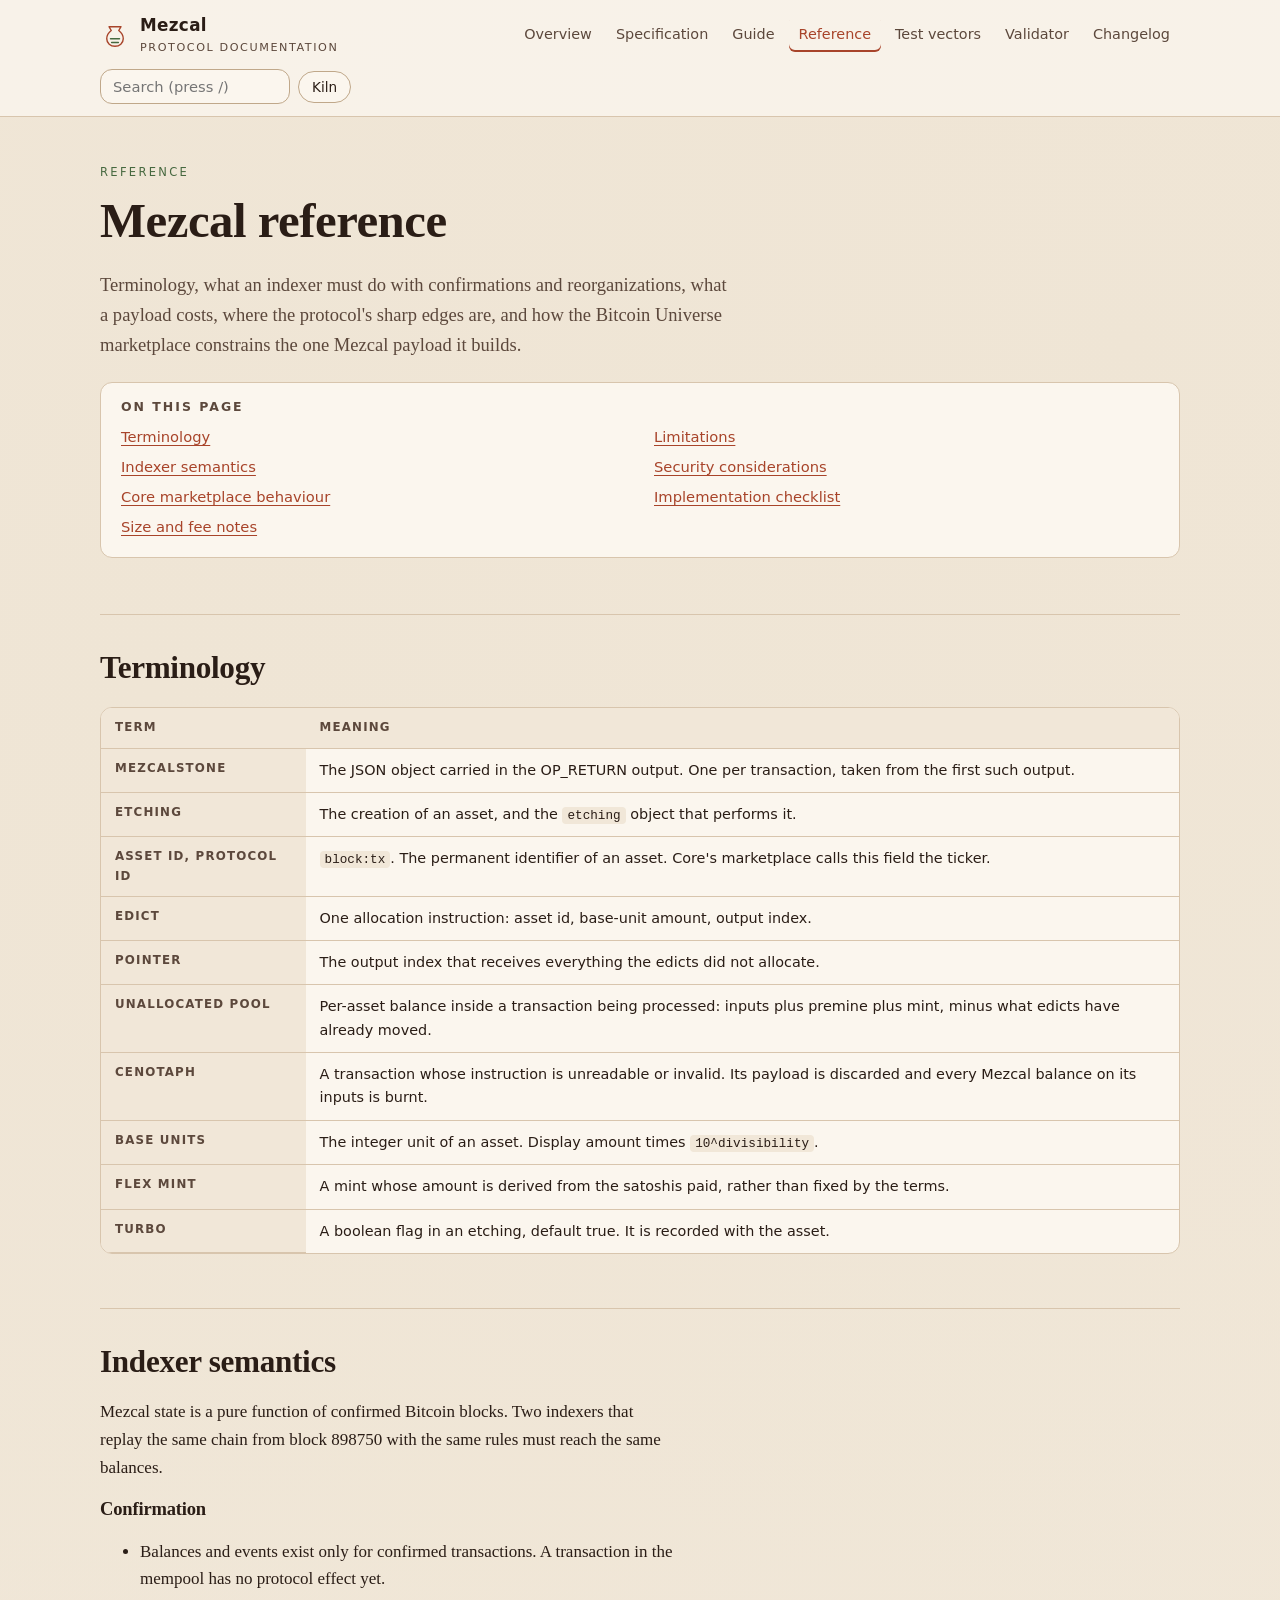
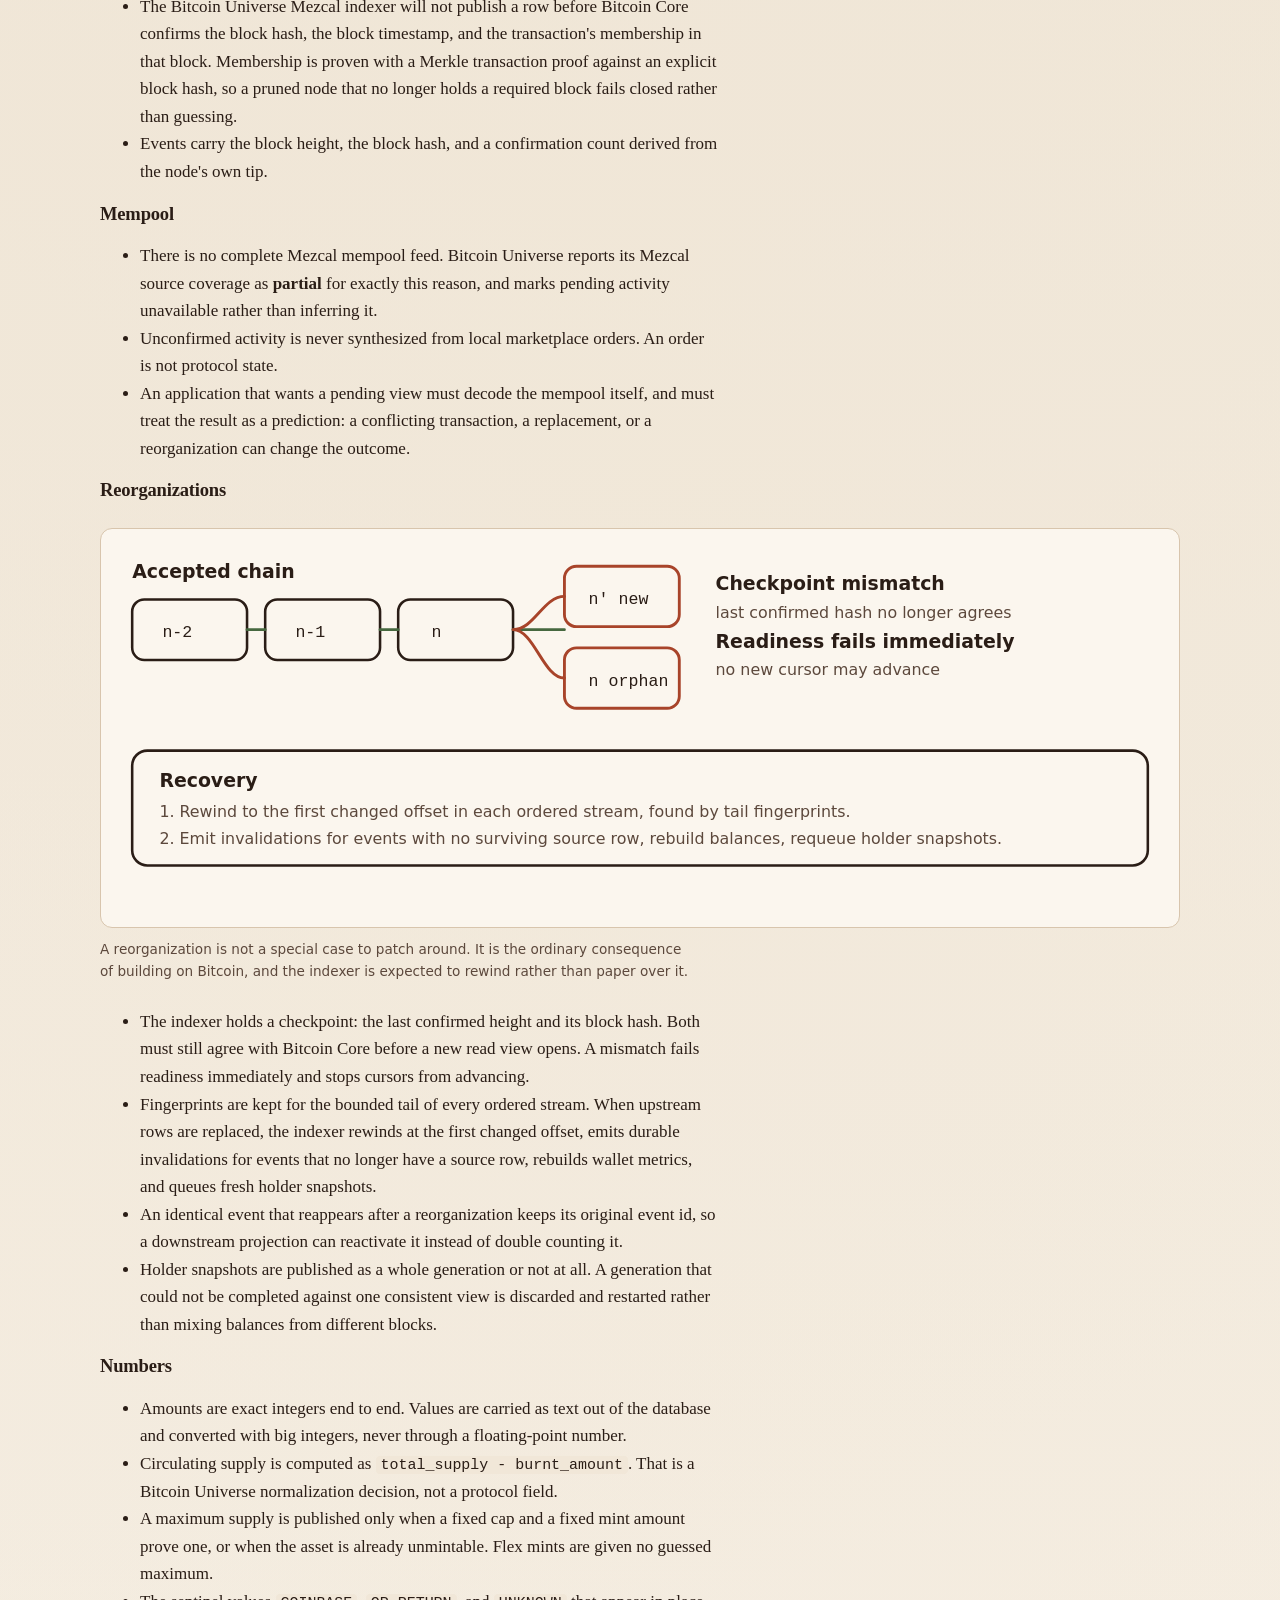
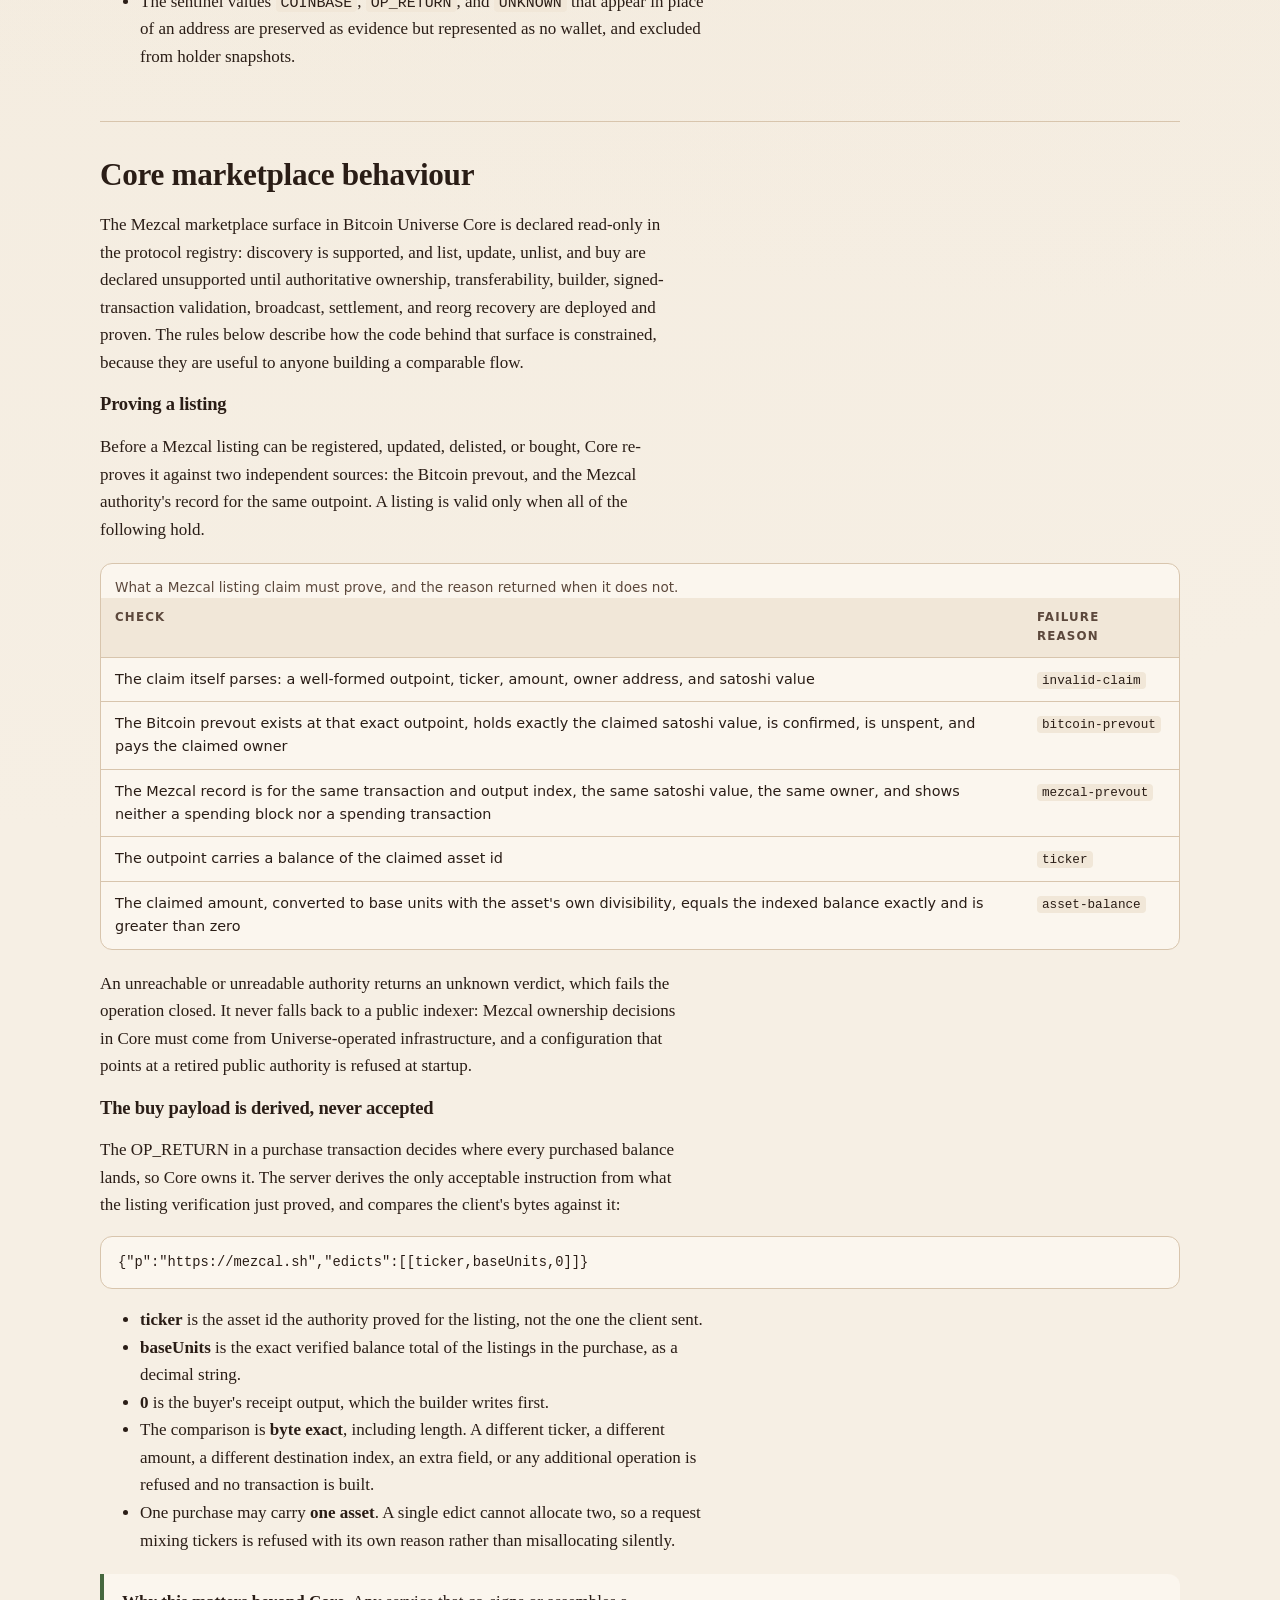
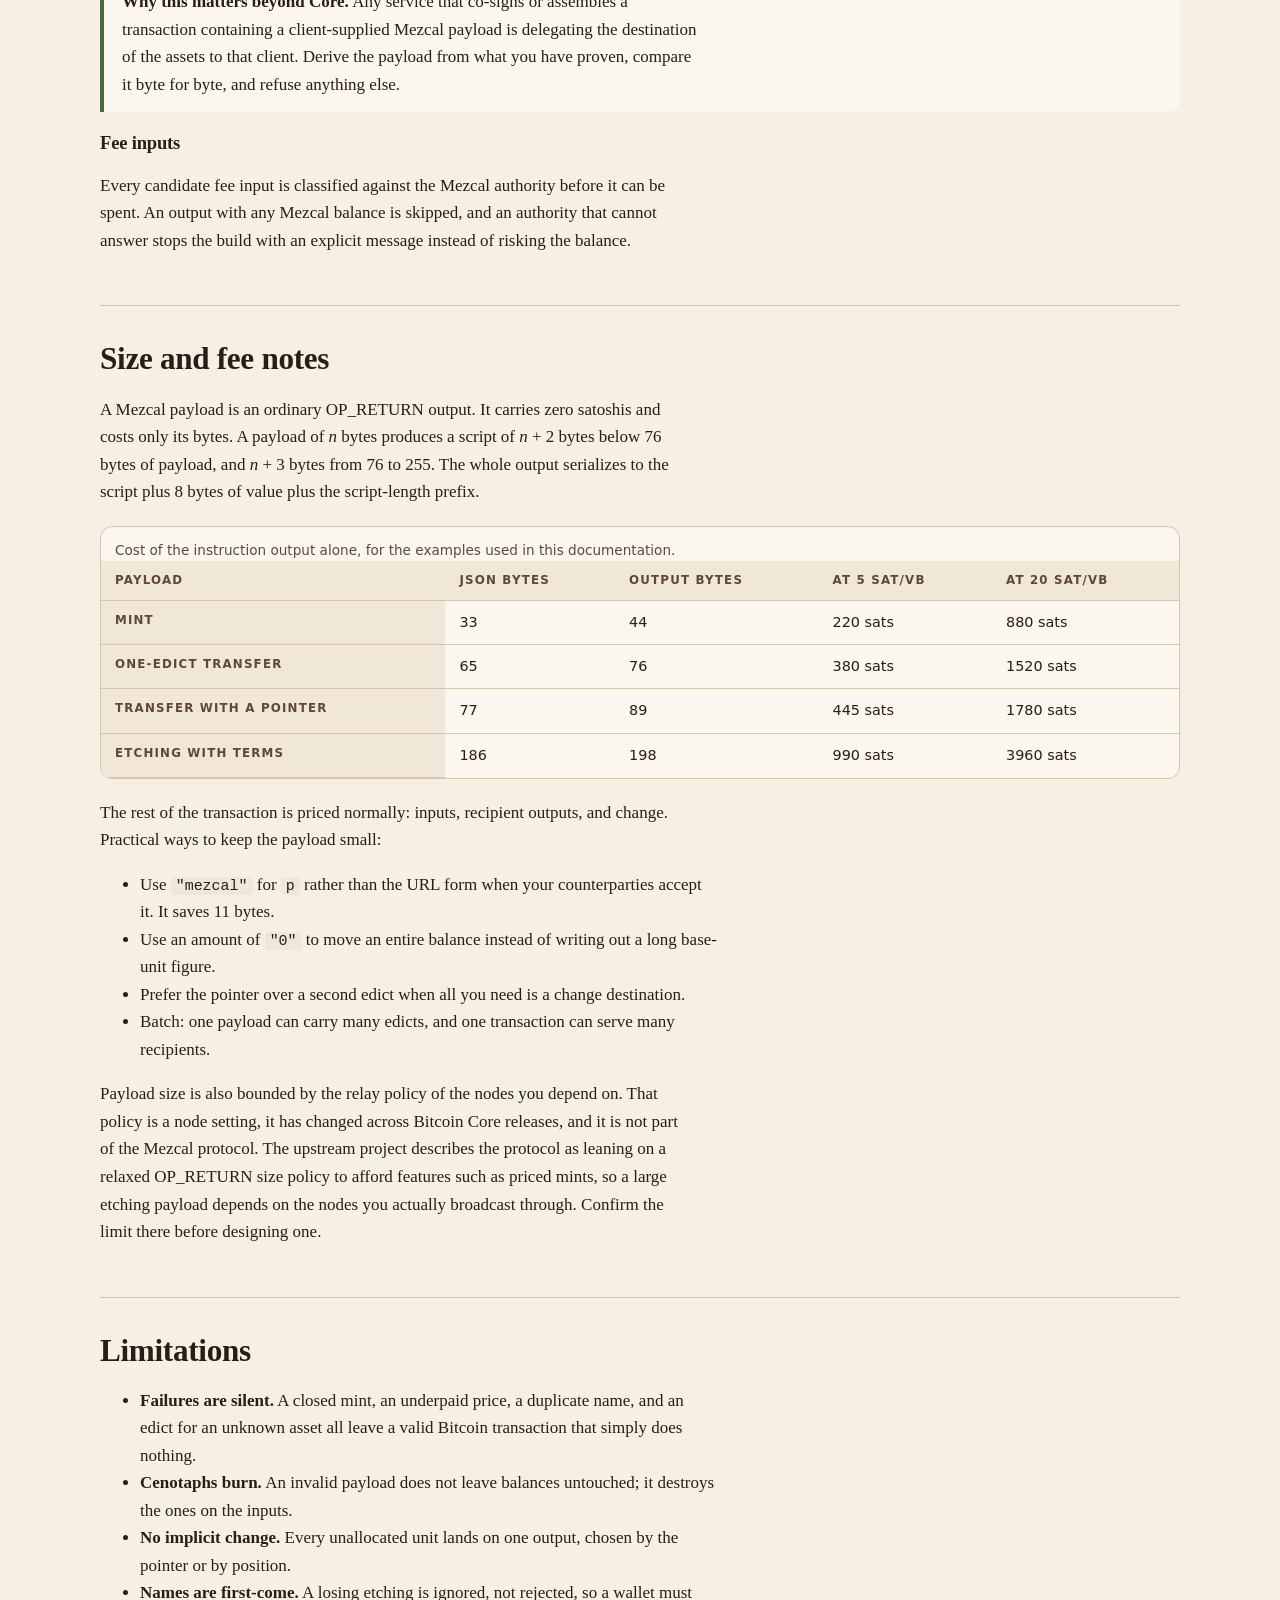
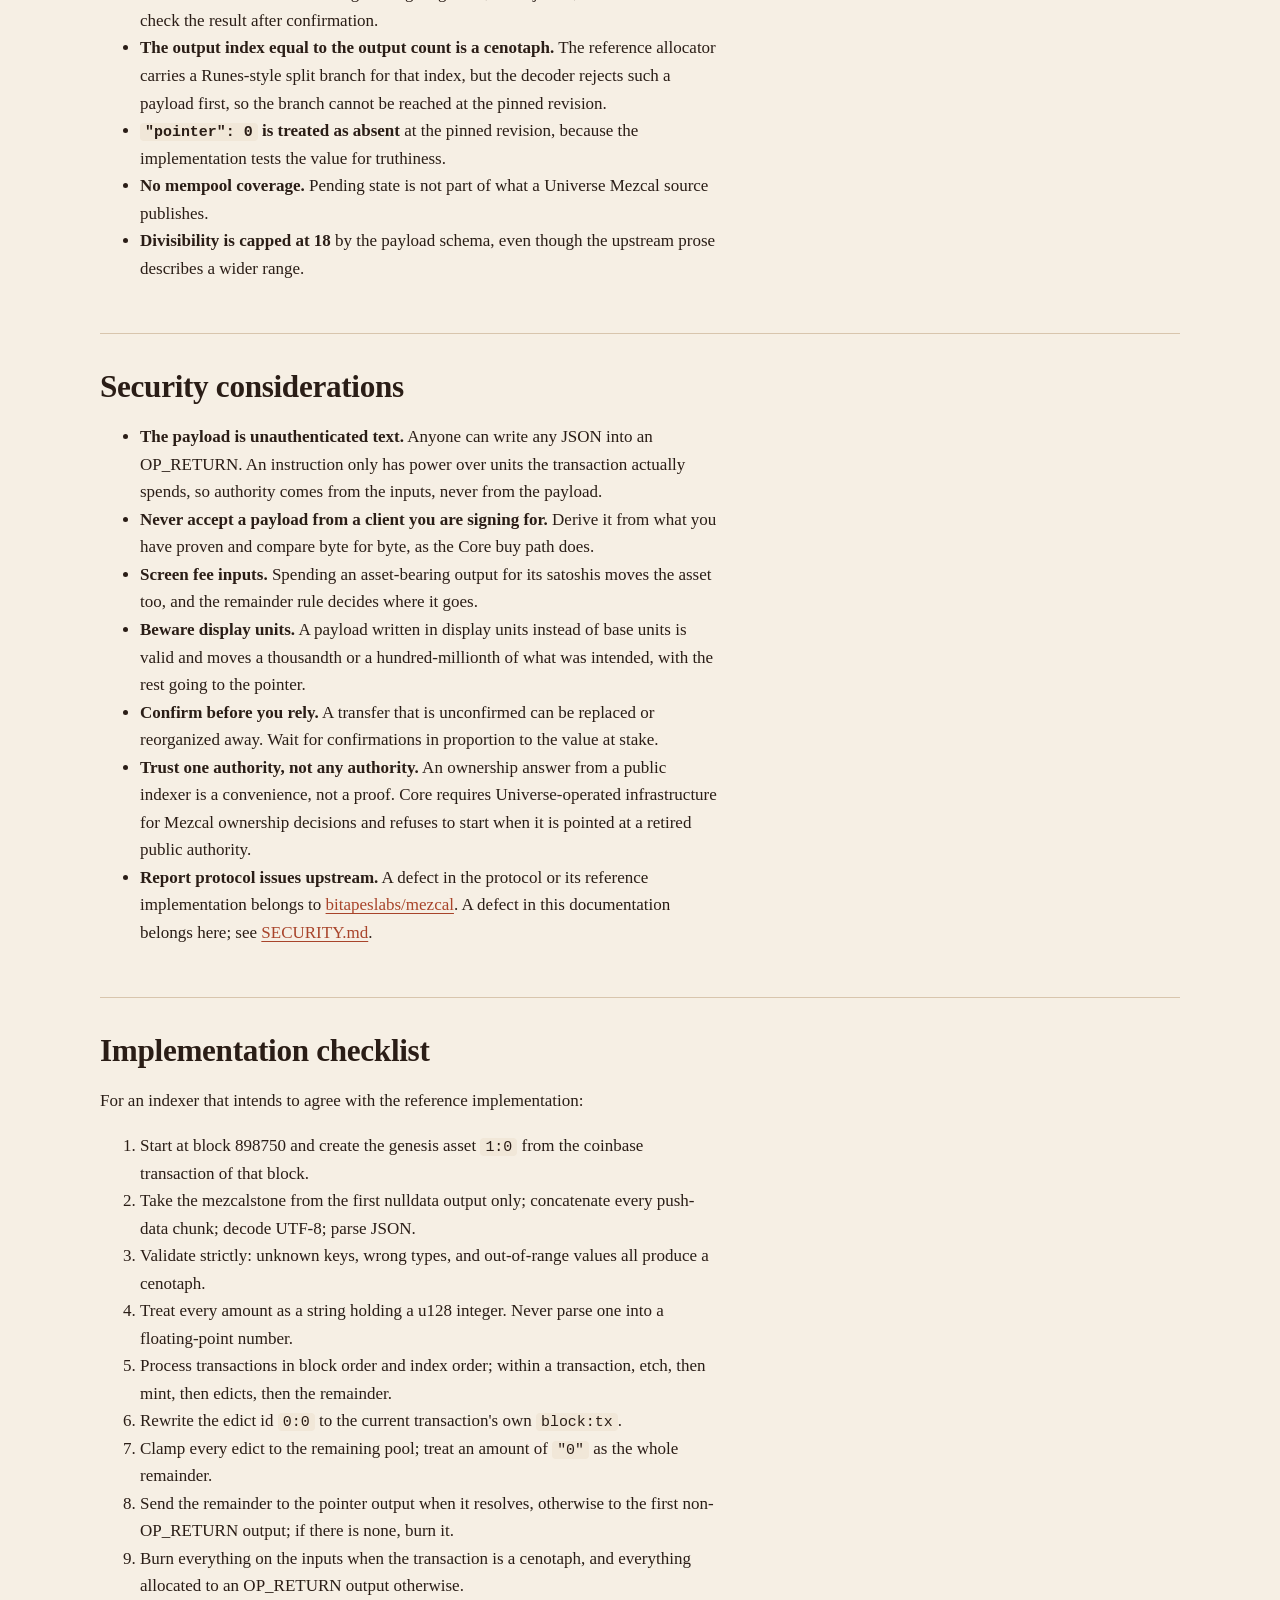
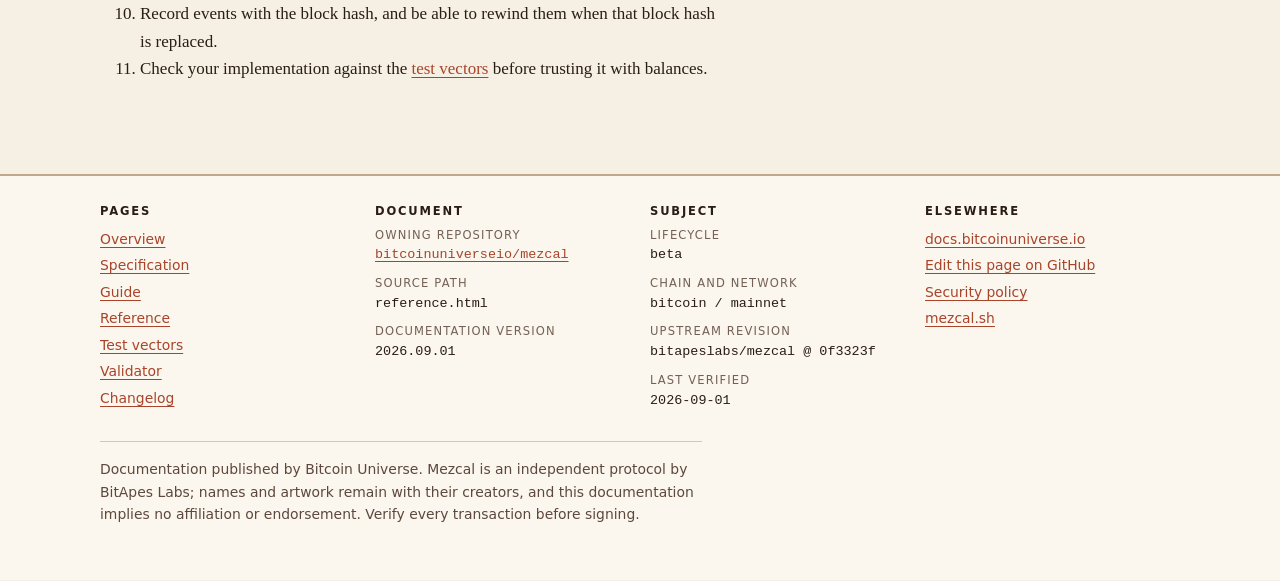
<file: reference.html>
<!doctype html>
<html lang="en">
<head>
<meta charset="utf-8">
<meta name="viewport" content="width=device-width,initial-scale=1">
<title>Mezcal reference | indexer semantics, fees, limits, security</title>
<meta name="description" content="Mezcal terminology, indexer semantics for confirmation, mempool and reorgs, size and fee arithmetic, known limitations, security considerations, and the Bitcoin Universe marketplace rules.">
<link rel="canonical" href="https://bitcoinuniverseio.github.io/mezcal/reference.html">
<meta name="theme-color" content="#a8442a" media="(prefers-color-scheme: light)">
<meta name="theme-color" content="#17120f" media="(prefers-color-scheme: dark)">
<meta property="og:type" content="article">
<meta property="og:site_name" content="Bitcoin Universe protocol documentation">
<meta property="og:title" content="Mezcal reference">
<meta property="og:description" content="Indexer semantics, confirmation and reorg behaviour, fee and size arithmetic, limitations, security considerations, and the byte-exact Core marketplace buy rule.">
<meta property="og:url" content="https://bitcoinuniverseio.github.io/mezcal/reference.html">
<meta property="og:image" content="https://bitcoinuniverseio.github.io/mezcal/og-mezcal.svg">
<meta name="twitter:card" content="summary_large_image">
<link rel="icon" href="favicon.svg" type="image/svg+xml">
<link rel="stylesheet" href="theme.css">
</head>
<body>
<a class="skip" href="#main">Skip to content</a>
<header class="masthead">
  <div class="shell masthead-inner">
    <a class="brand" href="./" aria-label="Mezcal protocol documentation, home">
      <svg viewBox="0 0 40 40" aria-hidden="true" focusable="false">
        <path class="dia-clay" d="M12 9h16l-3 5c4 3 6 7 6 11 0 6-5 10-11 10S9 31 9 25c0-4 2-8 6-11z"/>
        <path class="dia-agave" d="M14 25h12M15.5 30h9"/>
      </svg>
      <span>Mezcal<small>Protocol documentation</small></span>
    </a>
    <nav class="site-nav" aria-label="Primary">
      <a href="./">Overview</a>
      <a href="spec.html">Specification</a>
      <a href="guide.html">Guide</a>
      <a href="reference.html" aria-current="page">Reference</a>
      <a href="vectors.html">Test vectors</a>
      <a href="validator.html">Validator</a>
      <a href="changelog.html">Changelog</a>
    </nav>
    <div class="tools">
      <div class="search-wrap">
        <label class="sr-only" for="site-search">Search this documentation</label>
        <input id="site-search" type="search" placeholder="Search (press /)" autocomplete="off" spellcheck="false">
        <div id="search-results" class="search-results" hidden role="region" aria-label="Search results"></div>
      </div>
      <button id="theme-toggle" class="theme-toggle" type="button" hidden>Kiln</button>
    </div>
  </div>
</header>

<main id="main">
  <div class="shell">

    <section aria-labelledby="title">
      <p class="eyebrow">Reference</p>
      <h1 id="title">Mezcal reference</h1>
      <p class="lede">Terminology, what an indexer must do with confirmations and reorganizations, what a payload costs, where the protocol's sharp edges are, and how the Bitcoin Universe marketplace constrains the one Mezcal payload it builds.</p>
      <nav class="toc" aria-labelledby="toc-h">
        <h2 id="toc-h">On this page</h2>
        <ul>
          <li><a href="#terms">Terminology</a></li>
          <li><a href="#indexing">Indexer semantics</a></li>
          <li><a href="#marketplace">Core marketplace behaviour</a></li>
          <li><a href="#fees">Size and fee notes</a></li>
          <li><a href="#limits">Limitations</a></li>
          <li><a href="#security">Security considerations</a></li>
          <li><a href="#checklist">Implementation checklist</a></li>
        </ul>
      </nav>
    </section>

    <section aria-labelledby="terms">
      <h2 id="terms">Terminology</h2>
      <div class="table-wrap">
        <table>
          <thead><tr><th scope="col">Term</th><th scope="col">Meaning</th></tr></thead>
          <tbody>
            <tr><th scope="row">Mezcalstone</th><td>The JSON object carried in the OP_RETURN output. One per transaction, taken from the first such output.</td></tr>
            <tr><th scope="row">Etching</th><td>The creation of an asset, and the <code>etching</code> object that performs it.</td></tr>
            <tr><th scope="row">Asset id, protocol id</th><td><code>block:tx</code>. The permanent identifier of an asset. Core's marketplace calls this field the ticker.</td></tr>
            <tr><th scope="row">Edict</th><td>One allocation instruction: asset id, base-unit amount, output index.</td></tr>
            <tr><th scope="row">Pointer</th><td>The output index that receives everything the edicts did not allocate.</td></tr>
            <tr><th scope="row">Unallocated pool</th><td>Per-asset balance inside a transaction being processed: inputs plus premine plus mint, minus what edicts have already moved.</td></tr>
            <tr><th scope="row">Cenotaph</th><td>A transaction whose instruction is unreadable or invalid. Its payload is discarded and every Mezcal balance on its inputs is burnt.</td></tr>
            <tr><th scope="row">Base units</th><td>The integer unit of an asset. Display amount times <code>10^divisibility</code>.</td></tr>
            <tr><th scope="row">Flex mint</th><td>A mint whose amount is derived from the satoshis paid, rather than fixed by the terms.</td></tr>
            <tr><th scope="row">Turbo</th><td>A boolean flag in an etching, default true. It is recorded with the asset.</td></tr>
          </tbody>
        </table>
      </div>
    </section>

    <section aria-labelledby="indexing">
      <h2 id="indexing">Indexer semantics</h2>
      <p>Mezcal state is a pure function of confirmed Bitcoin blocks. Two indexers that replay the same chain from block 898750 with the same rules must reach the same balances.</p>

      <h3>Confirmation</h3>
      <ul>
        <li>Balances and events exist only for confirmed transactions. A transaction in the mempool has no protocol effect yet.</li>
        <li>The Bitcoin Universe Mezcal indexer will not publish a row before Bitcoin Core confirms the block hash, the block timestamp, and the transaction's membership in that block. Membership is proven with a Merkle transaction proof against an explicit block hash, so a pruned node that no longer holds a required block fails closed rather than guessing.</li>
        <li>Events carry the block height, the block hash, and a confirmation count derived from the node's own tip.</li>
      </ul>

      <h3>Mempool</h3>
      <ul>
        <li>There is no complete Mezcal mempool feed. Bitcoin Universe reports its Mezcal source coverage as <strong>partial</strong> for exactly this reason, and marks pending activity unavailable rather than inferring it.</li>
        <li>Unconfirmed activity is never synthesized from local marketplace orders. An order is not protocol state.</li>
        <li>An application that wants a pending view must decode the mempool itself, and must treat the result as a prediction: a conflicting transaction, a replacement, or a reorganization can change the outcome.</li>
      </ul>

      <h3>Reorganizations</h3>
      <figure>
        <svg viewBox="0 0 700 250" role="img" aria-labelledby="reorgTitle reorgDesc">
          <title id="reorgTitle">Reorganization handling</title>
          <desc id="reorgDesc">The indexer keeps a checkpoint of the last confirmed height and hash and a fingerprint for the tail of each ordered stream. When the chain replaces a block, the checkpoint no longer matches, readiness fails, the indexer rewinds to the first changed offset, emits invalidations for events with no surviving source row, and rebuilds balances forward.</desc>
          <text x="14" y="26" class="dia-t head">Accepted chain</text>
          <g class="dia-stroke">
            <rect x="14" y="40" width="76" height="40" rx="8"/>
            <rect x="102" y="40" width="76" height="40" rx="8"/>
            <rect x="190" y="40" width="76" height="40" rx="8"/>
          </g>
          <text x="34" y="65" class="dia-t mono">n-2</text>
          <text x="122" y="65" class="dia-t mono">n-1</text>
          <text x="212" y="65" class="dia-t mono">n</text>
          <path class="dia-agave" d="M90 60h12M178 60h12M266 60h34"/>

          <g class="dia-clay">
            <rect x="300" y="18" width="76" height="40" rx="8"/>
            <rect x="300" y="72" width="76" height="40" rx="8"/>
          </g>
          <text x="316" y="43" class="dia-t mono">n' new</text>
          <text x="316" y="97" class="dia-t mono">n orphan</text>
          <path class="dia-clay" d="M266 60c14 0 20-22 34-22M266 60c14 0 20 32 34 32"/>

          <text x="400" y="34" class="dia-t head">Checkpoint mismatch</text>
          <text x="400" y="52" class="dia-t small">last confirmed hash no longer agrees</text>
          <text x="400" y="72" class="dia-t head">Readiness fails immediately</text>
          <text x="400" y="90" class="dia-t small">no new cursor may advance</text>

          <g class="dia-stroke">
            <rect x="14" y="140" width="672" height="76" rx="10"/>
          </g>
          <text x="32" y="164" class="dia-t head">Recovery</text>
          <text x="32" y="184" class="dia-t small">1. Rewind to the first changed offset in each ordered stream, found by tail fingerprints.</text>
          <text x="32" y="202" class="dia-t small">2. Emit invalidations for events with no surviving source row, rebuild balances, requeue holder snapshots.</text>
        </svg>
        <figcaption>A reorganization is not a special case to patch around. It is the ordinary consequence of building on Bitcoin, and the indexer is expected to rewind rather than paper over it.</figcaption>
      </figure>
      <ul>
        <li>The indexer holds a checkpoint: the last confirmed height and its block hash. Both must still agree with Bitcoin Core before a new read view opens. A mismatch fails readiness immediately and stops cursors from advancing.</li>
        <li>Fingerprints are kept for the bounded tail of every ordered stream. When upstream rows are replaced, the indexer rewinds at the first changed offset, emits durable invalidations for events that no longer have a source row, rebuilds wallet metrics, and queues fresh holder snapshots.</li>
        <li>An identical event that reappears after a reorganization keeps its original event id, so a downstream projection can reactivate it instead of double counting it.</li>
        <li>Holder snapshots are published as a whole generation or not at all. A generation that could not be completed against one consistent view is discarded and restarted rather than mixing balances from different blocks.</li>
      </ul>

      <h3>Numbers</h3>
      <ul>
        <li>Amounts are exact integers end to end. Values are carried as text out of the database and converted with big integers, never through a floating-point number.</li>
        <li>Circulating supply is computed as <code>total_supply - burnt_amount</code>. That is a Bitcoin Universe normalization decision, not a protocol field.</li>
        <li>A maximum supply is published only when a fixed cap and a fixed mint amount prove one, or when the asset is already unmintable. Flex mints are given no guessed maximum.</li>
        <li>The sentinel values <code>COINBASE</code>, <code>OP_RETURN</code>, and <code>UNKNOWN</code> that appear in place of an address are preserved as evidence but represented as no wallet, and excluded from holder snapshots.</li>
      </ul>
    </section>

    <section aria-labelledby="marketplace">
      <h2 id="marketplace">Core marketplace behaviour</h2>
      <p>The Mezcal marketplace surface in Bitcoin Universe Core is declared read-only in the protocol registry: discovery is supported, and list, update, unlist, and buy are declared unsupported until authoritative ownership, transferability, builder, signed-transaction validation, broadcast, settlement, and reorg recovery are deployed and proven. The rules below describe how the code behind that surface is constrained, because they are useful to anyone building a comparable flow.</p>

      <h3>Proving a listing</h3>
      <p>Before a Mezcal listing can be registered, updated, delisted, or bought, Core re-proves it against two independent sources: the Bitcoin prevout, and the Mezcal authority's record for the same outpoint. A listing is valid only when all of the following hold.</p>
      <div class="table-wrap">
        <table>
          <caption>What a Mezcal listing claim must prove, and the reason returned when it does not.</caption>
          <thead><tr><th scope="col">Check</th><th scope="col">Failure reason</th></tr></thead>
          <tbody>
            <tr><td>The claim itself parses: a well-formed outpoint, ticker, amount, owner address, and satoshi value</td><td><code>invalid-claim</code></td></tr>
            <tr><td>The Bitcoin prevout exists at that exact outpoint, holds exactly the claimed satoshi value, is confirmed, is unspent, and pays the claimed owner</td><td><code>bitcoin-prevout</code></td></tr>
            <tr><td>The Mezcal record is for the same transaction and output index, the same satoshi value, the same owner, and shows neither a spending block nor a spending transaction</td><td><code>mezcal-prevout</code></td></tr>
            <tr><td>The outpoint carries a balance of the claimed asset id</td><td><code>ticker</code></td></tr>
            <tr><td>The claimed amount, converted to base units with the asset's own divisibility, equals the indexed balance exactly and is greater than zero</td><td><code>asset-balance</code></td></tr>
          </tbody>
        </table>
      </div>
      <p>An unreachable or unreadable authority returns an unknown verdict, which fails the operation closed. It never falls back to a public indexer: Mezcal ownership decisions in Core must come from Universe-operated infrastructure, and a configuration that points at a retired public authority is refused at startup.</p>

      <h3>The buy payload is derived, never accepted</h3>
      <p>The OP_RETURN in a purchase transaction decides where every purchased balance lands, so Core owns it. The server derives the only acceptable instruction from what the listing verification just proved, and compares the client's bytes against it:</p>
<pre><code>{"p":"https://mezcal.sh","edicts":[[ticker,baseUnits,0]]}</code></pre>
      <ul>
        <li><strong>ticker</strong> is the asset id the authority proved for the listing, not the one the client sent.</li>
        <li><strong>baseUnits</strong> is the exact verified balance total of the listings in the purchase, as a decimal string.</li>
        <li><strong>0</strong> is the buyer's receipt output, which the builder writes first.</li>
        <li>The comparison is <strong>byte exact</strong>, including length. A different ticker, a different amount, a different destination index, an extra field, or any additional operation is refused and no transaction is built.</li>
        <li>One purchase may carry <strong>one asset</strong>. A single edict cannot allocate two, so a request mixing tickers is refused with its own reason rather than misallocating silently.</li>
      </ul>
      <div class="note">
        <p><strong>Why this matters beyond Core.</strong> Any service that co-signs or assembles a transaction containing a client-supplied Mezcal payload is delegating the destination of the assets to that client. Derive the payload from what you have proven, compare it byte for byte, and refuse anything else.</p>
      </div>

      <h3>Fee inputs</h3>
      <p>Every candidate fee input is classified against the Mezcal authority before it can be spent. An output with any Mezcal balance is skipped, and an authority that cannot answer stops the build with an explicit message instead of risking the balance.</p>
    </section>

    <section aria-labelledby="fees">
      <h2 id="fees">Size and fee notes</h2>
      <p>A Mezcal payload is an ordinary OP_RETURN output. It carries zero satoshis and costs only its bytes. A payload of <var>n</var> bytes produces a script of <var>n</var> + 2 bytes below 76 bytes of payload, and <var>n</var> + 3 bytes from 76 to 255. The whole output serializes to the script plus 8 bytes of value plus the script-length prefix.</p>
      <div class="table-wrap">
        <table>
          <caption>Cost of the instruction output alone, for the examples used in this documentation.</caption>
          <thead><tr><th scope="col">Payload</th><th scope="col">JSON bytes</th><th scope="col">Output bytes</th><th scope="col">At 5 sat/vB</th><th scope="col">At 20 sat/vB</th></tr></thead>
          <tbody>
            <tr><th scope="row">Mint</th><td>33</td><td>44</td><td>220 sats</td><td>880 sats</td></tr>
            <tr><th scope="row">One-edict transfer</th><td>65</td><td>76</td><td>380 sats</td><td>1520 sats</td></tr>
            <tr><th scope="row">Transfer with a pointer</th><td>77</td><td>89</td><td>445 sats</td><td>1780 sats</td></tr>
            <tr><th scope="row">Etching with terms</th><td>186</td><td>198</td><td>990 sats</td><td>3960 sats</td></tr>
          </tbody>
        </table>
      </div>
      <p>The rest of the transaction is priced normally: inputs, recipient outputs, and change. Practical ways to keep the payload small:</p>
      <ul>
        <li>Use <code>"mezcal"</code> for <code>p</code> rather than the URL form when your counterparties accept it. It saves 11 bytes.</li>
        <li>Use an amount of <code>"0"</code> to move an entire balance instead of writing out a long base-unit figure.</li>
        <li>Prefer the pointer over a second edict when all you need is a change destination.</li>
        <li>Batch: one payload can carry many edicts, and one transaction can serve many recipients.</li>
      </ul>
      <p>Payload size is also bounded by the relay policy of the nodes you depend on. That policy is a node setting, it has changed across Bitcoin Core releases, and it is not part of the Mezcal protocol. The upstream project describes the protocol as leaning on a relaxed OP_RETURN size policy to afford features such as priced mints, so a large etching payload depends on the nodes you actually broadcast through. Confirm the limit there before designing one.</p>
    </section>

    <section aria-labelledby="limits">
      <h2 id="limits">Limitations</h2>
      <ul>
        <li><strong>Failures are silent.</strong> A closed mint, an underpaid price, a duplicate name, and an edict for an unknown asset all leave a valid Bitcoin transaction that simply does nothing.</li>
        <li><strong>Cenotaphs burn.</strong> An invalid payload does not leave balances untouched; it destroys the ones on the inputs.</li>
        <li><strong>No implicit change.</strong> Every unallocated unit lands on one output, chosen by the pointer or by position.</li>
        <li><strong>Names are first-come.</strong> A losing etching is ignored, not rejected, so a wallet must check the result after confirmation.</li>
        <li><strong>The output index equal to the output count is a cenotaph.</strong> The reference allocator carries a Runes-style split branch for that index, but the decoder rejects such a payload first, so the branch cannot be reached at the pinned revision.</li>
        <li><strong><code>"pointer": 0</code> is treated as absent</strong> at the pinned revision, because the implementation tests the value for truthiness.</li>
        <li><strong>No mempool coverage.</strong> Pending state is not part of what a Universe Mezcal source publishes.</li>
        <li><strong>Divisibility is capped at 18</strong> by the payload schema, even though the upstream prose describes a wider range.</li>
      </ul>
    </section>

    <section aria-labelledby="security">
      <h2 id="security">Security considerations</h2>
      <ul>
        <li><strong>The payload is unauthenticated text.</strong> Anyone can write any JSON into an OP_RETURN. An instruction only has power over units the transaction actually spends, so authority comes from the inputs, never from the payload.</li>
        <li><strong>Never accept a payload from a client you are signing for.</strong> Derive it from what you have proven and compare byte for byte, as the Core buy path does.</li>
        <li><strong>Screen fee inputs.</strong> Spending an asset-bearing output for its satoshis moves the asset too, and the remainder rule decides where it goes.</li>
        <li><strong>Beware display units.</strong> A payload written in display units instead of base units is valid and moves a thousandth or a hundred-millionth of what was intended, with the rest going to the pointer.</li>
        <li><strong>Confirm before you rely.</strong> A transfer that is unconfirmed can be replaced or reorganized away. Wait for confirmations in proportion to the value at stake.</li>
        <li><strong>Trust one authority, not any authority.</strong> An ownership answer from a public indexer is a convenience, not a proof. Core requires Universe-operated infrastructure for Mezcal ownership decisions and refuses to start when it is pointed at a retired public authority.</li>
        <li><strong>Report protocol issues upstream.</strong> A defect in the protocol or its reference implementation belongs to <a href="https://github.com/bitapeslabs/mezcal">bitapeslabs/mezcal</a>. A defect in this documentation belongs here; see <a href="https://github.com/bitcoinuniverseio/mezcal/blob/main/SECURITY.md">SECURITY.md</a>.</li>
      </ul>
    </section>

    <section aria-labelledby="checklist">
      <h2 id="checklist">Implementation checklist</h2>
      <p>For an indexer that intends to agree with the reference implementation:</p>
      <ol>
        <li>Start at block 898750 and create the genesis asset <code>1:0</code> from the coinbase transaction of that block.</li>
        <li>Take the mezcalstone from the first nulldata output only; concatenate every push-data chunk; decode UTF-8; parse JSON.</li>
        <li>Validate strictly: unknown keys, wrong types, and out-of-range values all produce a cenotaph.</li>
        <li>Treat every amount as a string holding a u128 integer. Never parse one into a floating-point number.</li>
        <li>Process transactions in block order and index order; within a transaction, etch, then mint, then edicts, then the remainder.</li>
        <li>Rewrite the edict id <code>0:0</code> to the current transaction's own <code>block:tx</code>.</li>
        <li>Clamp every edict to the remaining pool; treat an amount of <code>"0"</code> as the whole remainder.</li>
        <li>Send the remainder to the pointer output when it resolves, otherwise to the first non-OP_RETURN output; if there is none, burn it.</li>
        <li>Burn everything on the inputs when the transaction is a cenotaph, and everything allocated to an OP_RETURN output otherwise.</li>
        <li>Record events with the block hash, and be able to rewind them when that block hash is replaced.</li>
        <li>Check your implementation against the <a href="vectors.html">test vectors</a> before trusting it with balances.</li>
      </ol>
    </section>

  </div>
</main>

<footer class="site-footer">
  <div class="shell">
    <div class="footer-grid">
      <div>
        <h2>Pages</h2>
        <ul>
          <li><a href="./">Overview</a></li>
          <li><a href="spec.html">Specification</a></li>
          <li><a href="guide.html">Guide</a></li>
          <li><a href="reference.html">Reference</a></li>
          <li><a href="vectors.html">Test vectors</a></li>
          <li><a href="validator.html">Validator</a></li>
          <li><a href="changelog.html">Changelog</a></li>
        </ul>
      </div>
      <div>
        <h2>Document</h2>
        <dl>
          <dt>Owning repository</dt><dd><a href="https://github.com/bitcoinuniverseio/mezcal">bitcoinuniverseio/mezcal</a></dd>
          <dt>Source path</dt><dd>reference.html</dd>
          <dt>Documentation version</dt><dd>2026.09.01</dd>
        </dl>
      </div>
      <div>
        <h2>Subject</h2>
        <dl>
          <dt>Lifecycle</dt><dd>beta</dd>
          <dt>Chain and network</dt><dd>bitcoin / mainnet</dd>
          <dt>Upstream revision</dt><dd>bitapeslabs/mezcal @ 0f3323f</dd>
          <dt>Last verified</dt><dd>2026-09-01</dd>
        </dl>
      </div>
      <div>
        <h2>Elsewhere</h2>
        <ul>
          <li><a href="https://docs.bitcoinuniverse.io">docs.bitcoinuniverse.io</a></li>
          <li><a href="https://github.com/bitcoinuniverseio/mezcal/edit/main/reference.html">Edit this page on GitHub</a></li>
          <li><a href="https://github.com/bitcoinuniverseio/mezcal/blob/main/SECURITY.md">Security policy</a></li>
          <li><a href="https://mezcal.sh">mezcal.sh</a></li>
        </ul>
      </div>
    </div>
    <p class="colophon">Documentation published by Bitcoin Universe. Mezcal is an independent protocol by BitApes Labs; names and artwork remain with their creators, and this documentation implies no affiliation or endorsement. Verify every transaction before signing.</p>
  </div>
</footer>
<script src="site.js" defer></script>
</body>
</html>
</file>
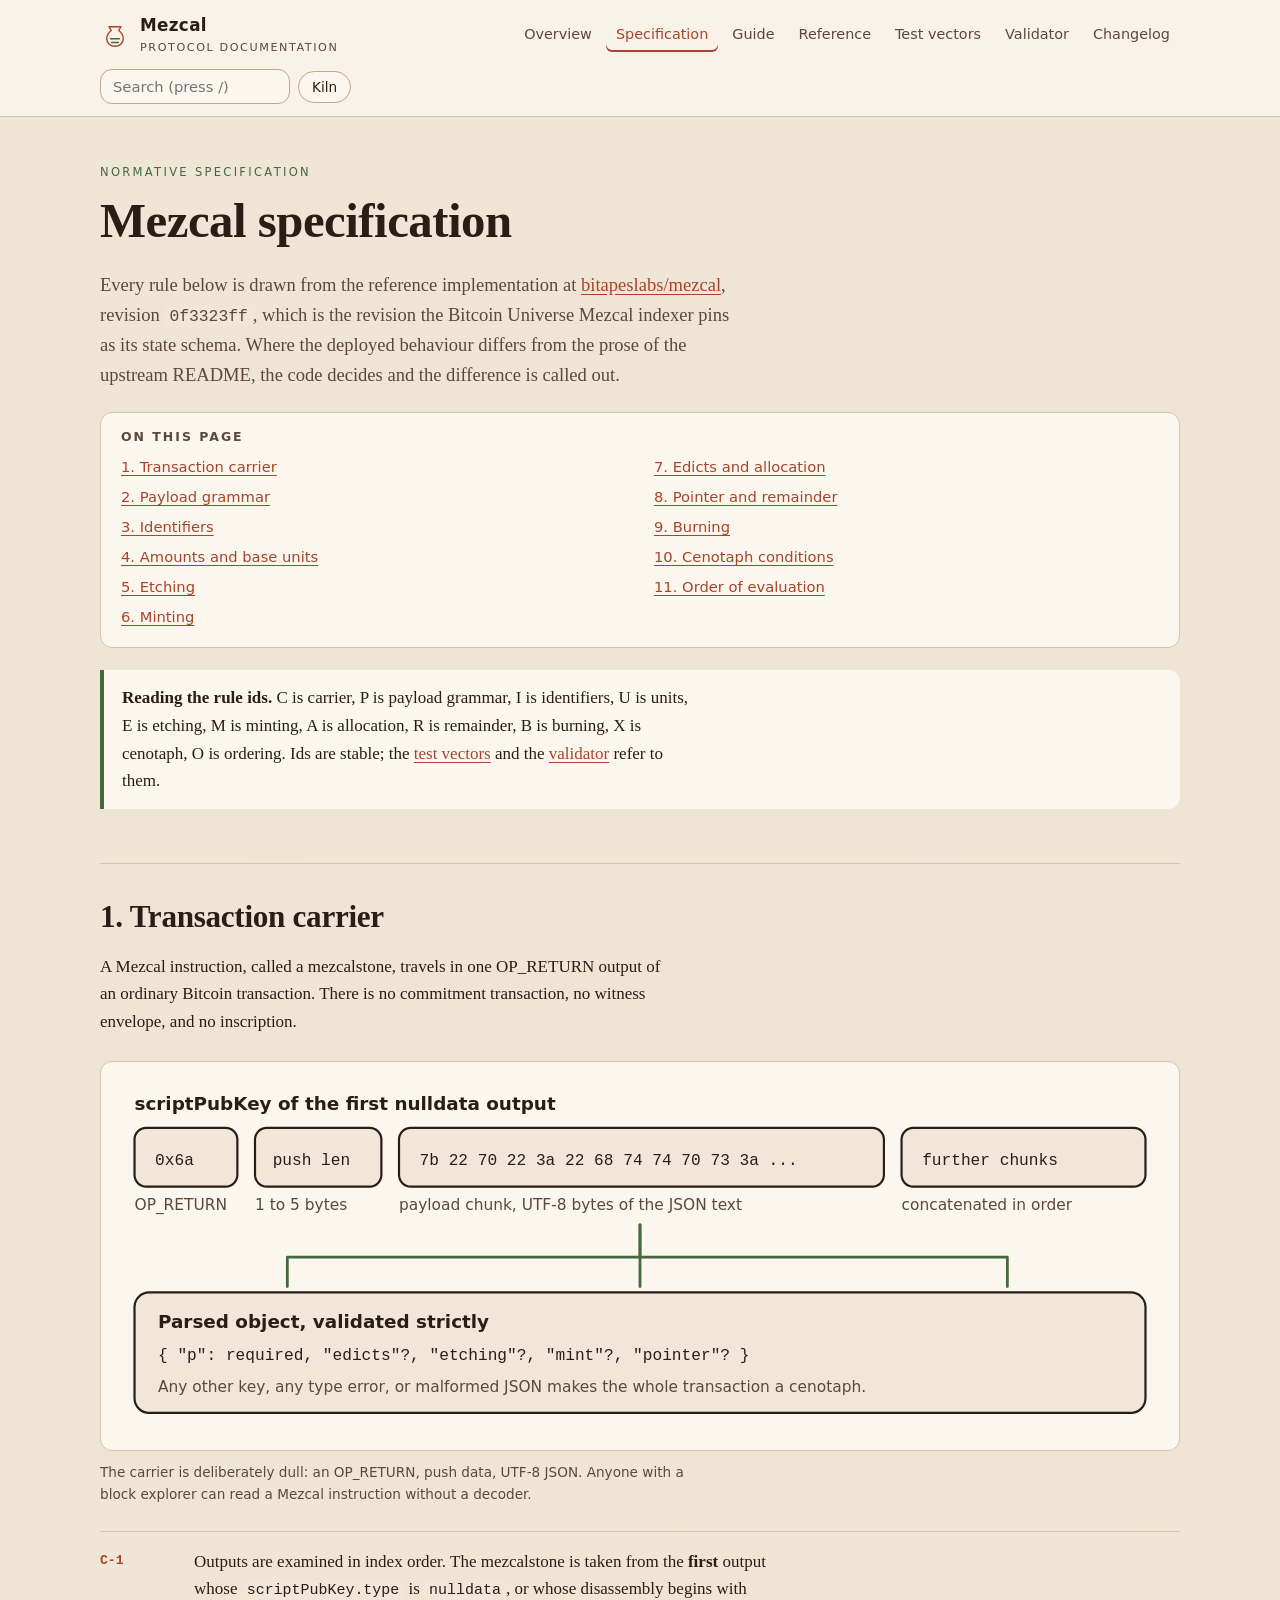
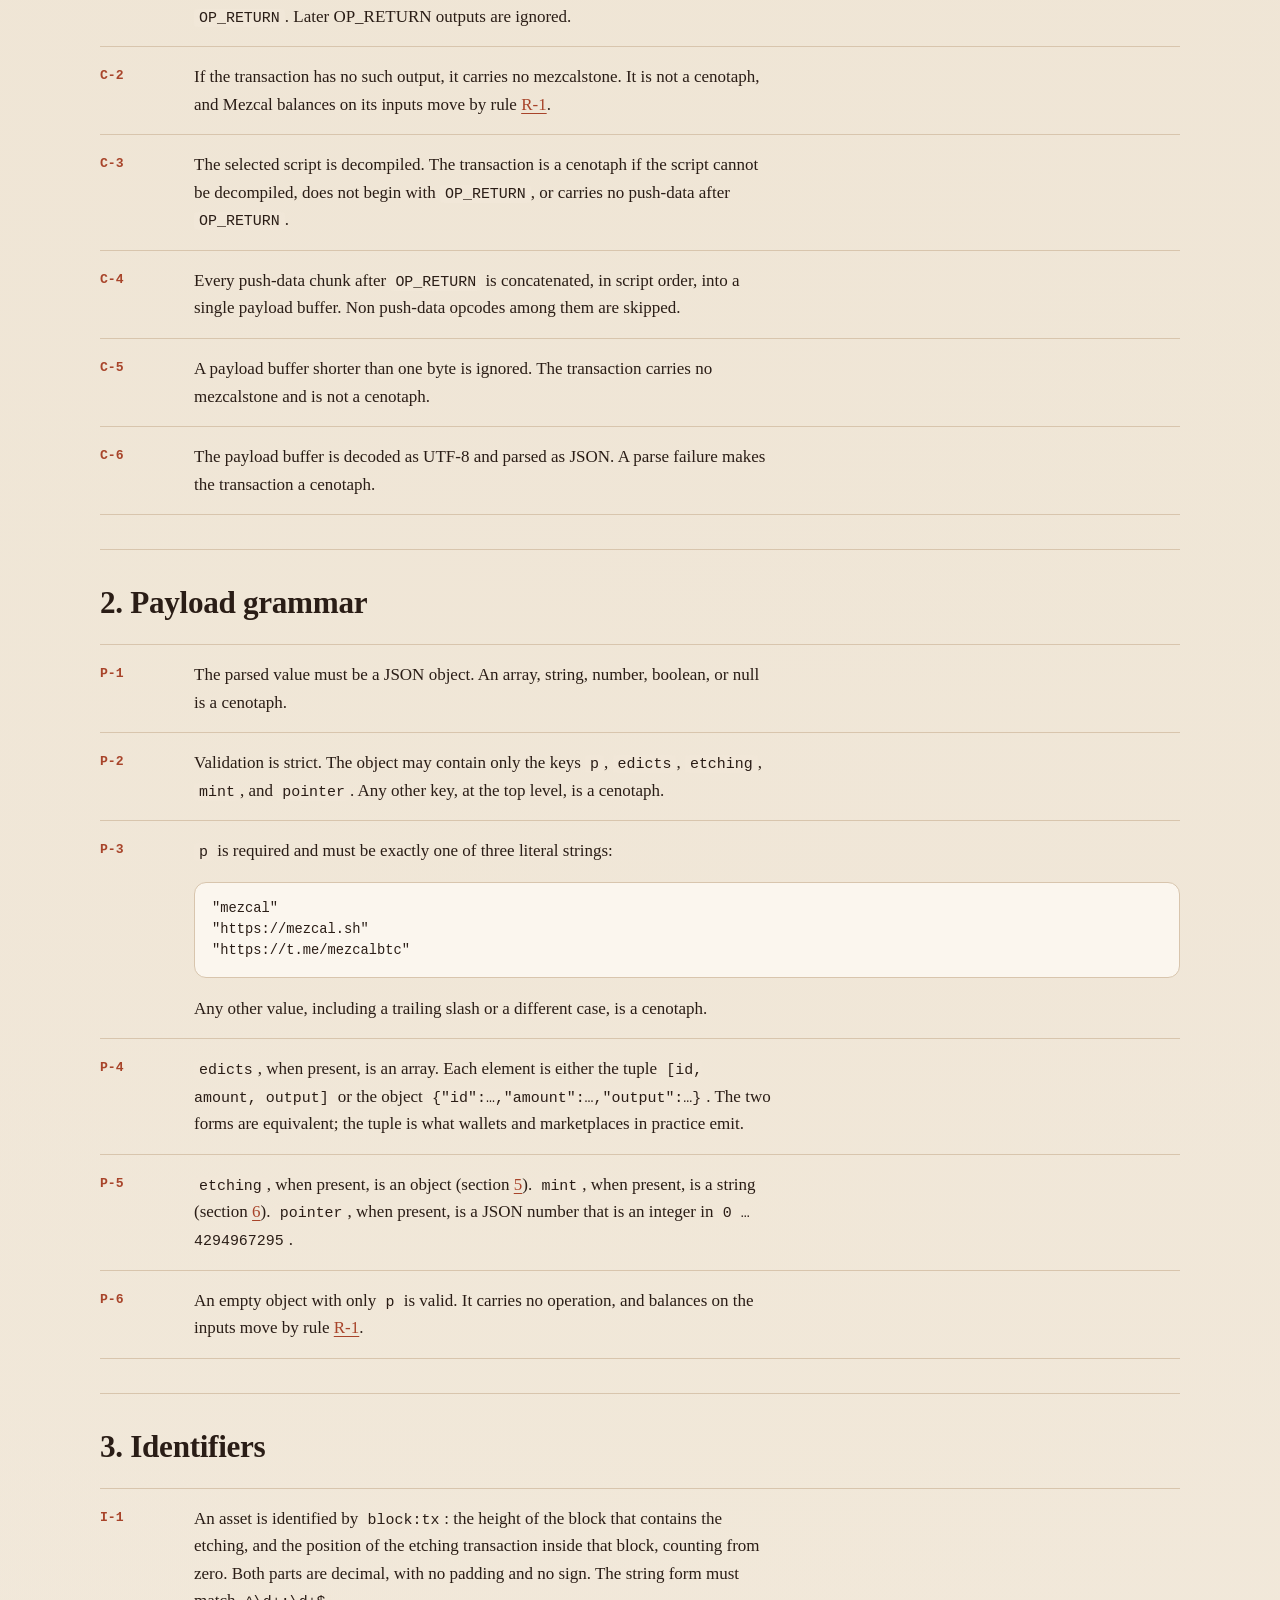
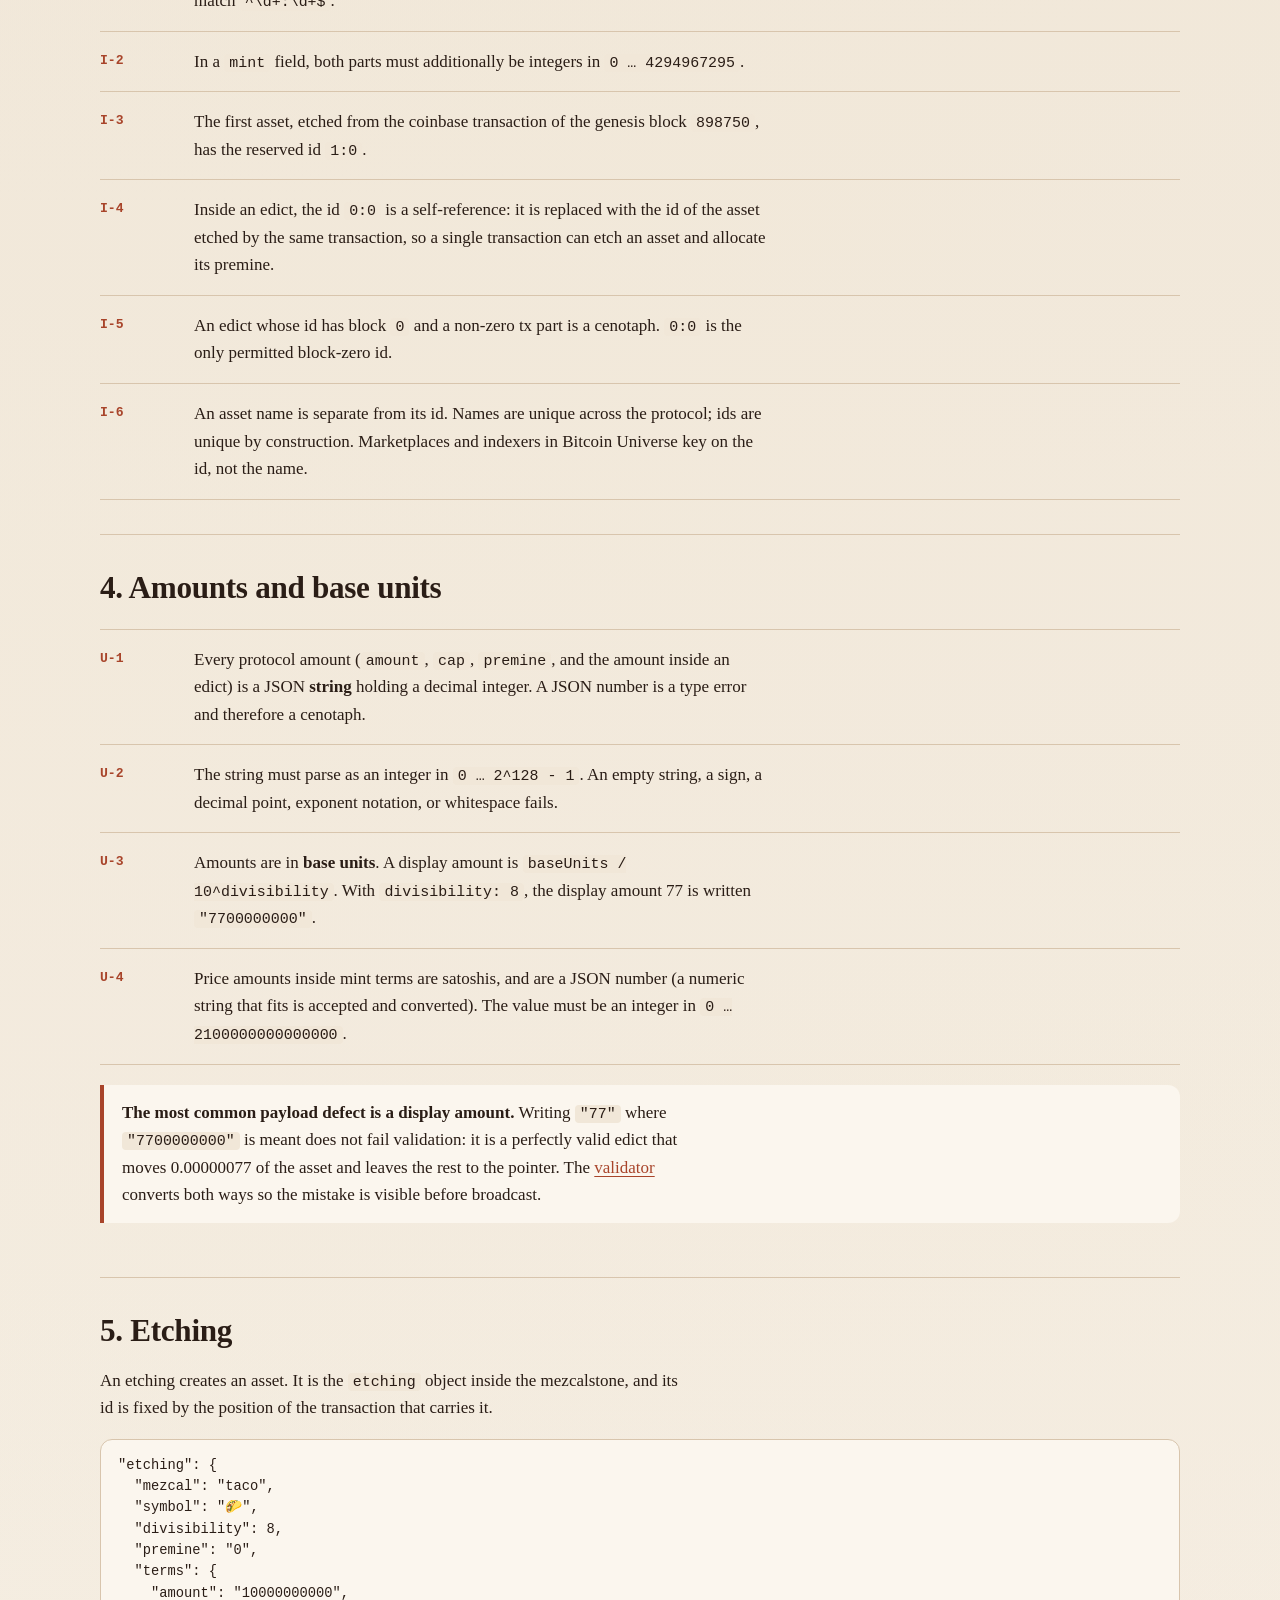
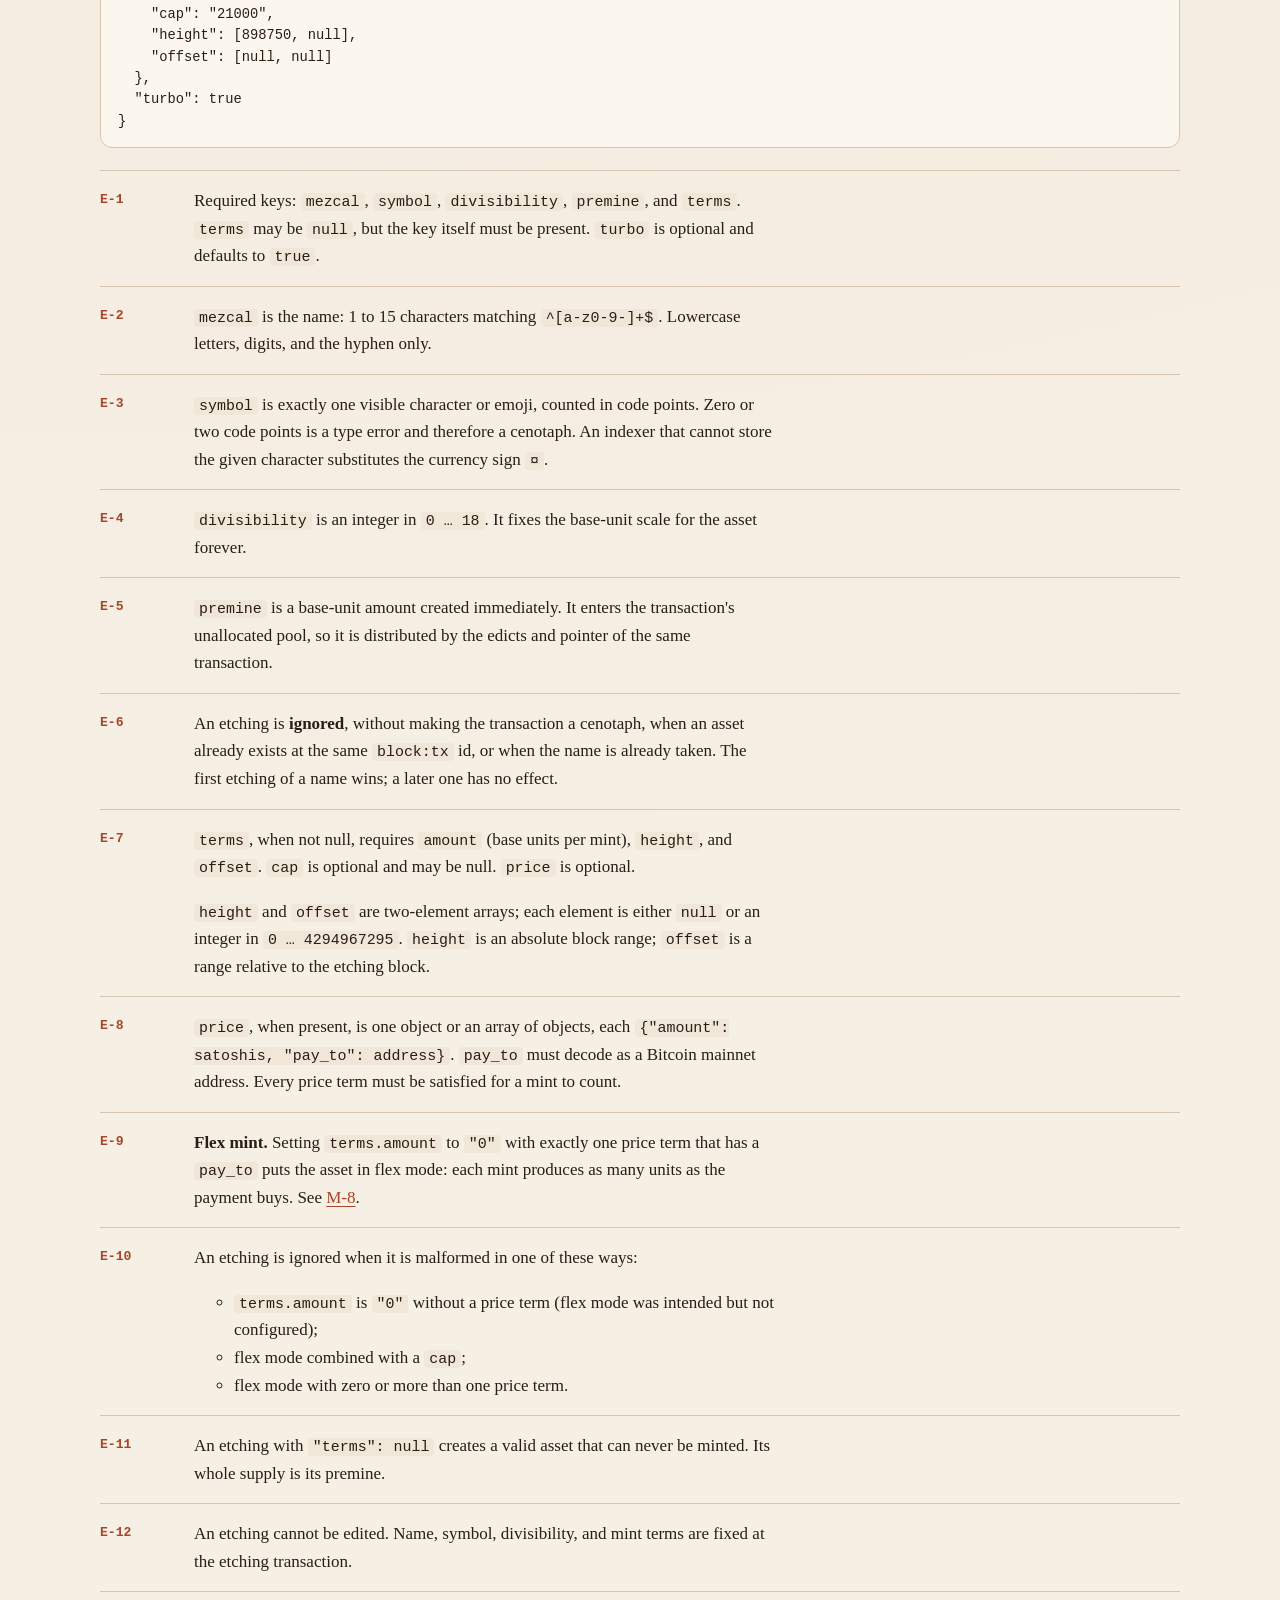
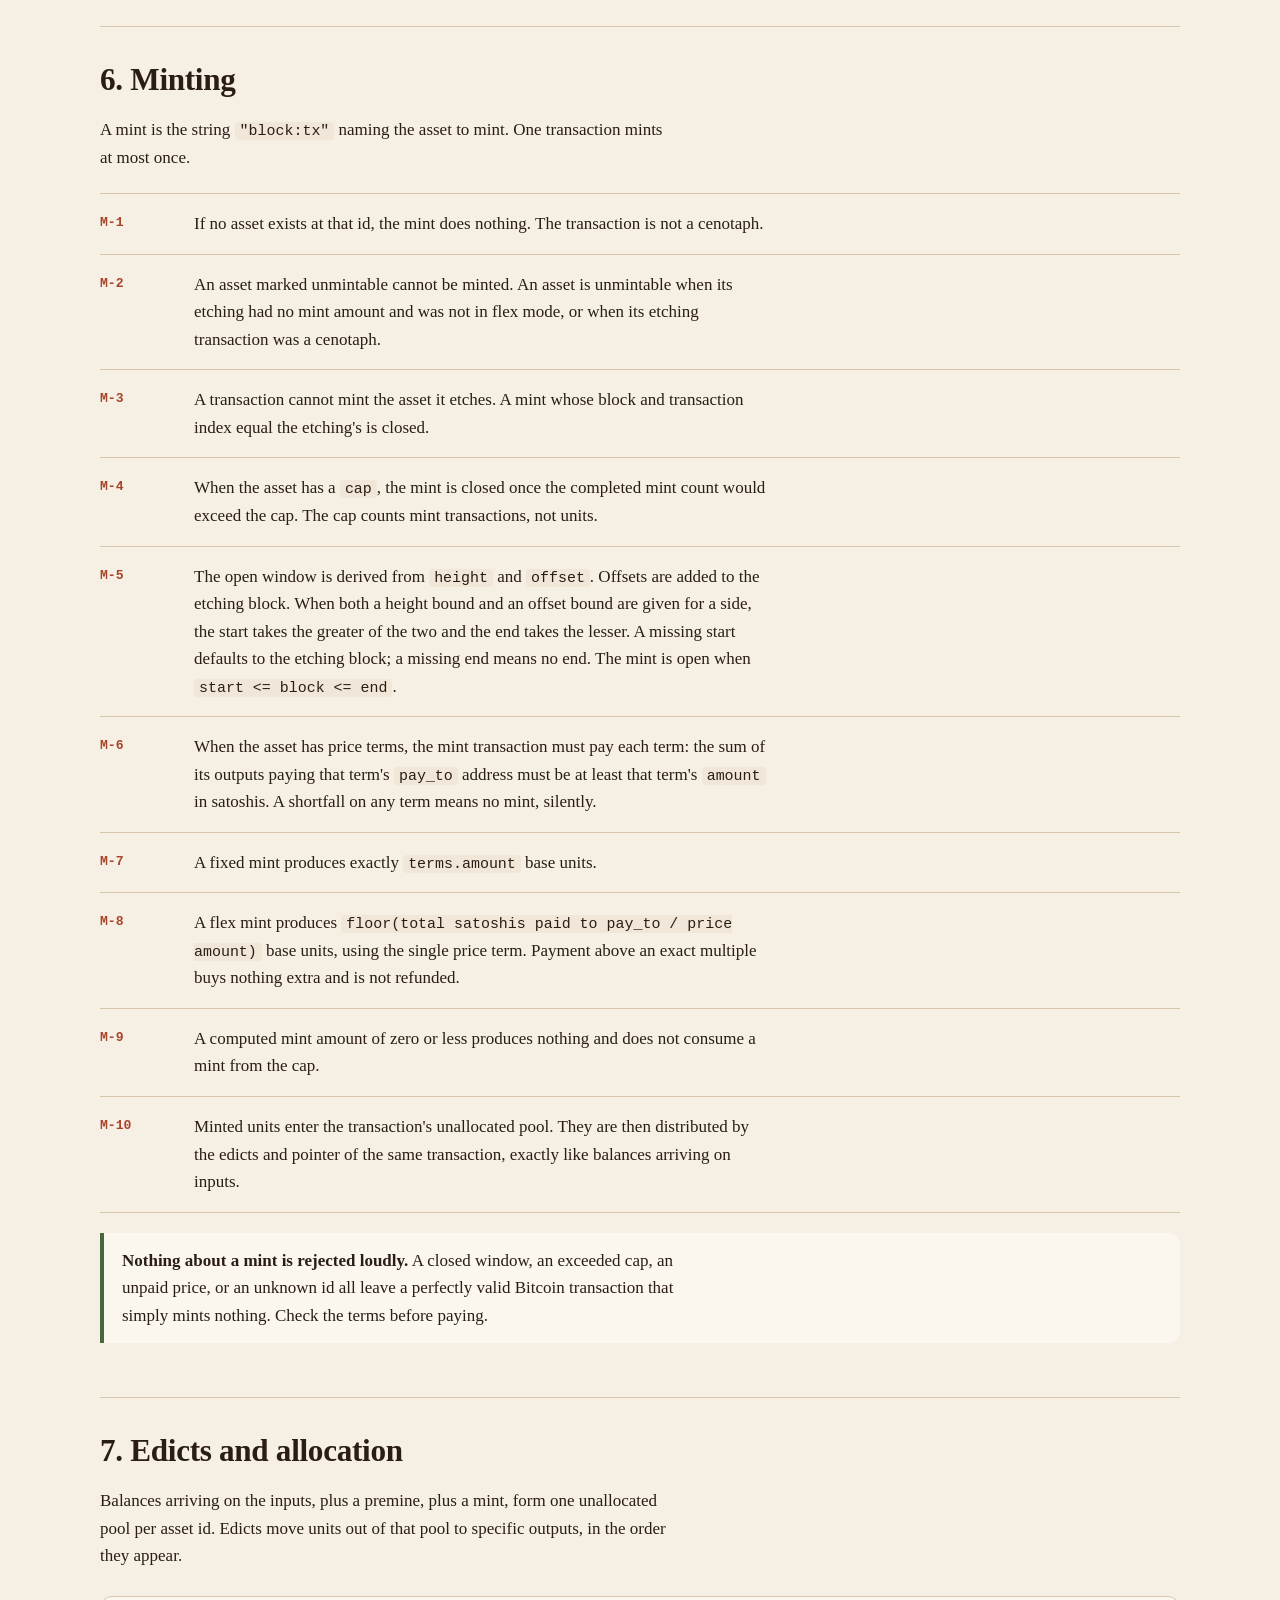
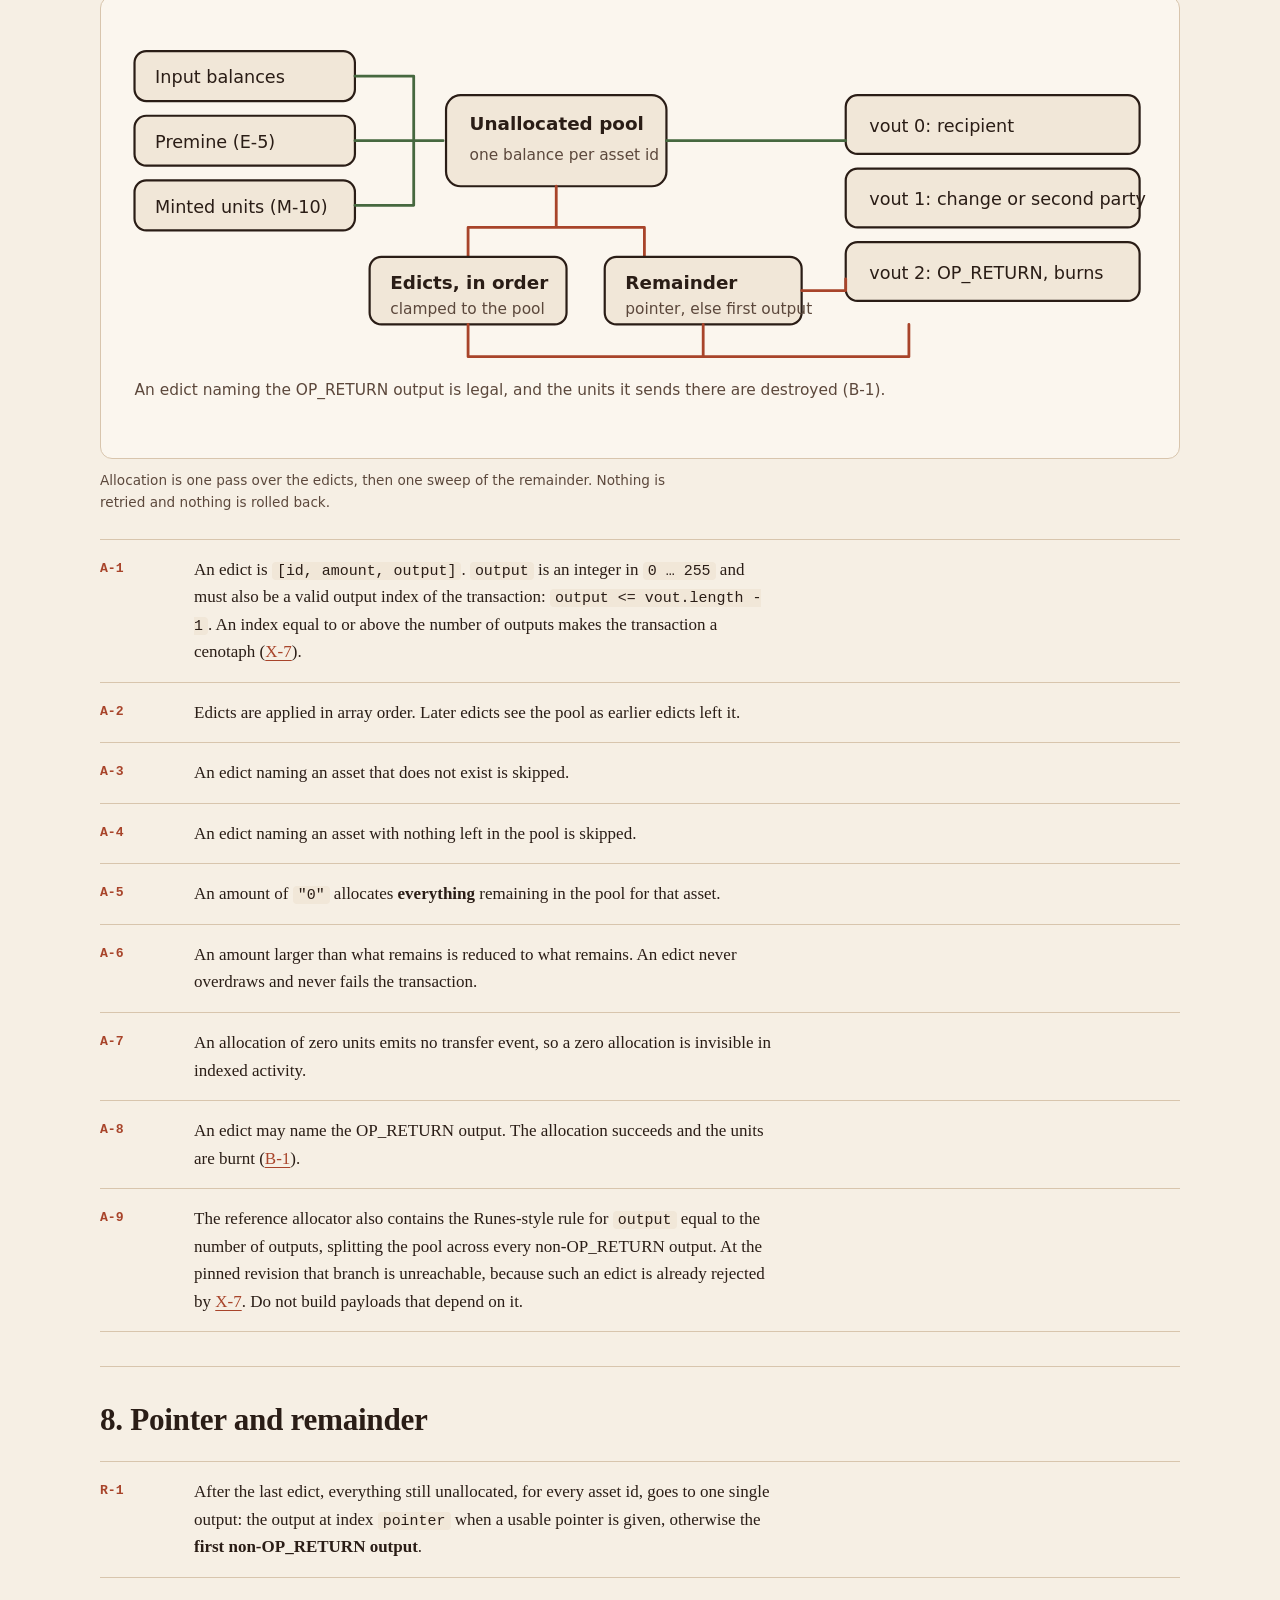
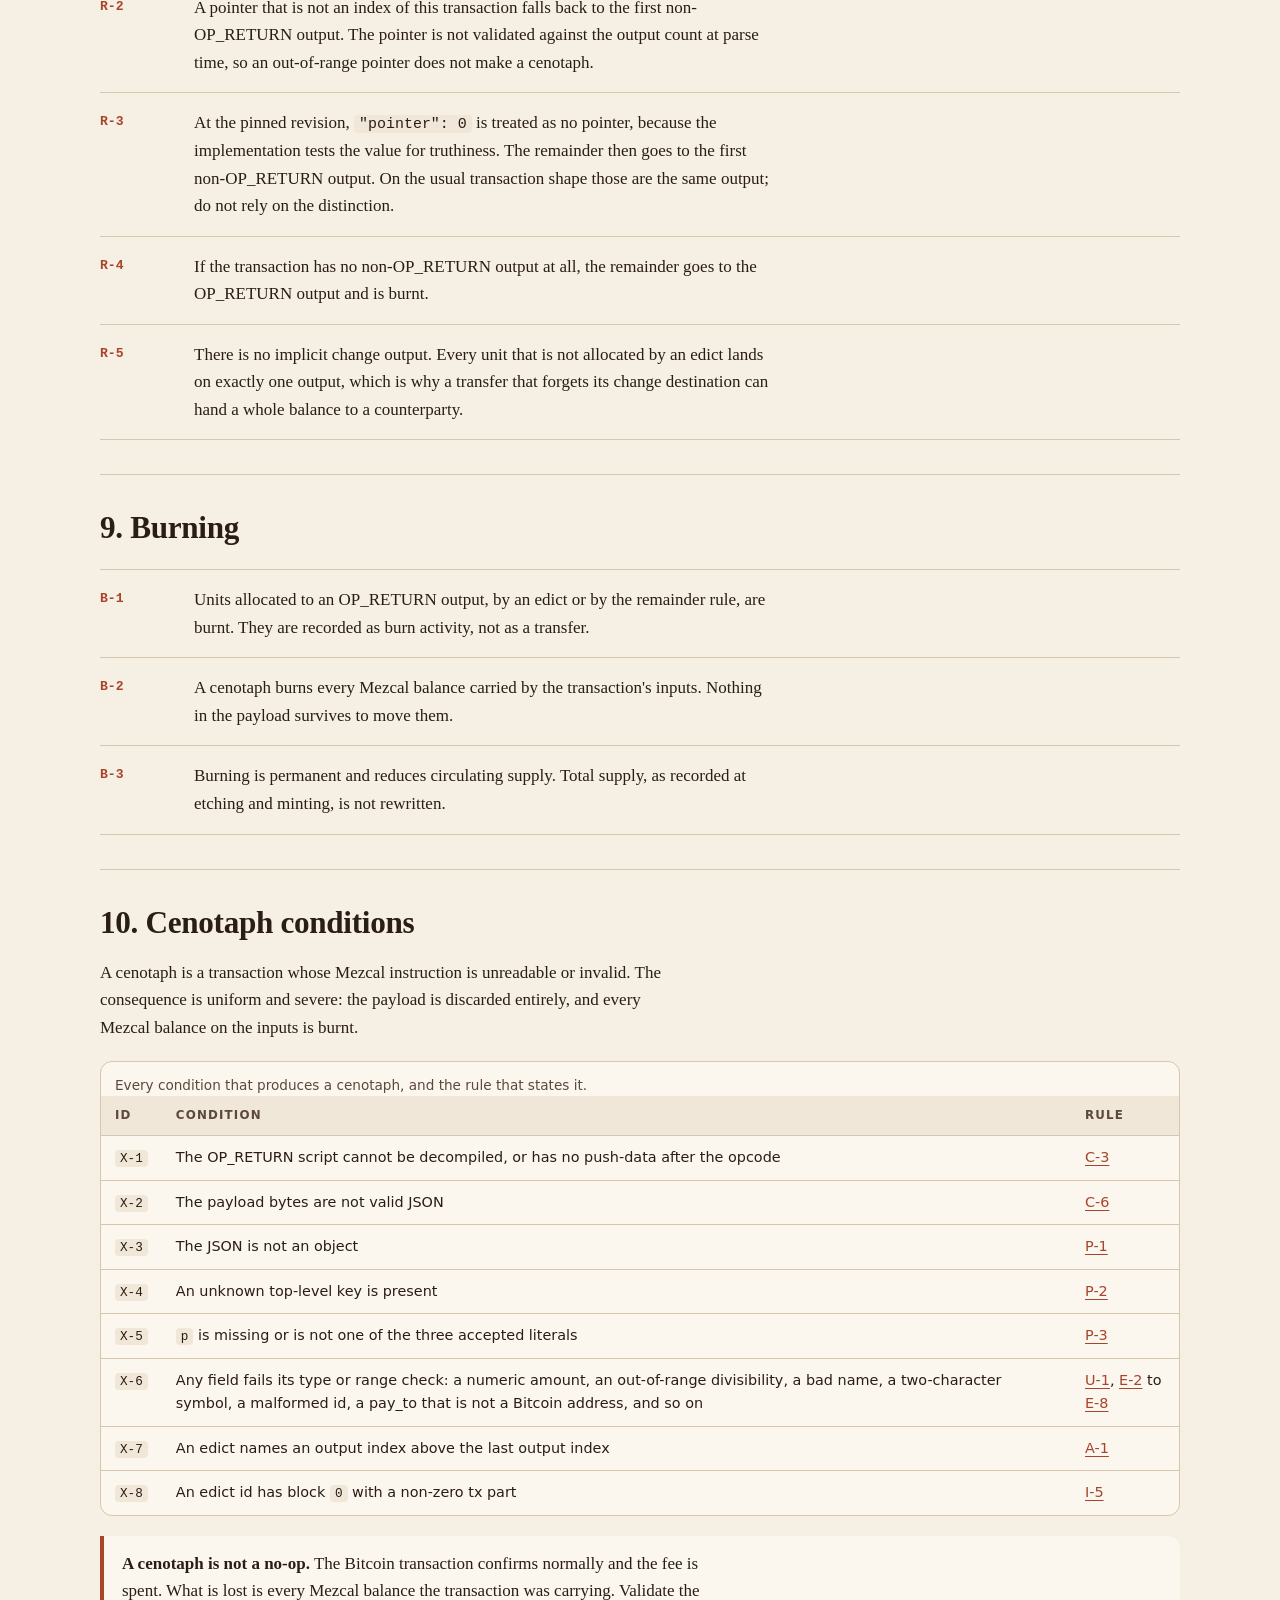
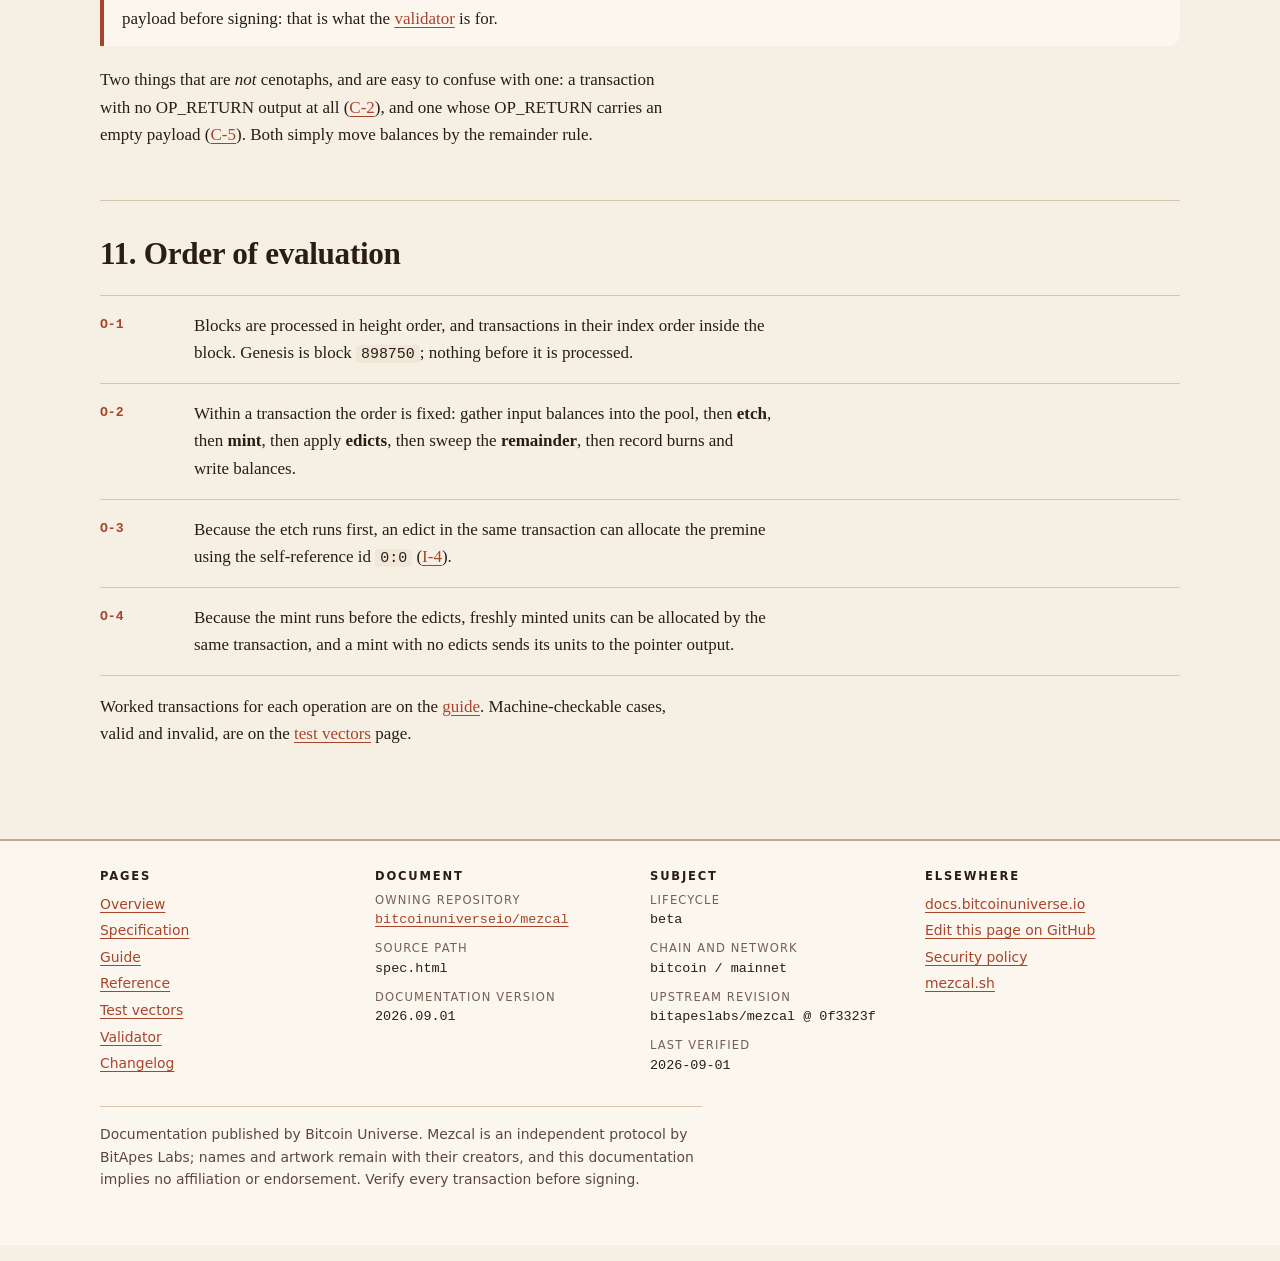
<file: spec.html>
<!doctype html>
<html lang="en">
<head>
<meta charset="utf-8">
<meta name="viewport" content="width=device-width,initial-scale=1">
<title>Mezcal specification | payload grammar, edicts, validity</title>
<meta name="description" content="Normative Mezcal rules: OP_RETURN carrier, JSON payload grammar, asset ids, etching, mint terms, edict allocation, pointer, burning, and every cenotaph condition.">
<link rel="canonical" href="https://bitcoinuniverseio.github.io/mezcal/spec.html">
<meta name="theme-color" content="#a8442a" media="(prefers-color-scheme: light)">
<meta name="theme-color" content="#17120f" media="(prefers-color-scheme: dark)">
<meta property="og:type" content="article">
<meta property="og:site_name" content="Bitcoin Universe protocol documentation">
<meta property="og:title" content="Mezcal specification">
<meta property="og:description" content="Numbered normative rules for the Mezcal payload: carrier, grammar, identifiers, etching, minting, edict allocation, pointer, burning, and cenotaph conditions.">
<meta property="og:url" content="https://bitcoinuniverseio.github.io/mezcal/spec.html">
<meta property="og:image" content="https://bitcoinuniverseio.github.io/mezcal/og-mezcal.svg">
<meta name="twitter:card" content="summary_large_image">
<link rel="icon" href="favicon.svg" type="image/svg+xml">
<link rel="stylesheet" href="theme.css">
</head>
<body>
<a class="skip" href="#main">Skip to content</a>
<header class="masthead">
  <div class="shell masthead-inner">
    <a class="brand" href="./" aria-label="Mezcal protocol documentation, home">
      <svg viewBox="0 0 40 40" aria-hidden="true" focusable="false">
        <path class="dia-clay" d="M12 9h16l-3 5c4 3 6 7 6 11 0 6-5 10-11 10S9 31 9 25c0-4 2-8 6-11z"/>
        <path class="dia-agave" d="M14 25h12M15.5 30h9"/>
      </svg>
      <span>Mezcal<small>Protocol documentation</small></span>
    </a>
    <nav class="site-nav" aria-label="Primary">
      <a href="./">Overview</a>
      <a href="spec.html" aria-current="page">Specification</a>
      <a href="guide.html">Guide</a>
      <a href="reference.html">Reference</a>
      <a href="vectors.html">Test vectors</a>
      <a href="validator.html">Validator</a>
      <a href="changelog.html">Changelog</a>
    </nav>
    <div class="tools">
      <div class="search-wrap">
        <label class="sr-only" for="site-search">Search this documentation</label>
        <input id="site-search" type="search" placeholder="Search (press /)" autocomplete="off" spellcheck="false">
        <div id="search-results" class="search-results" hidden role="region" aria-label="Search results"></div>
      </div>
      <button id="theme-toggle" class="theme-toggle" type="button" hidden>Kiln</button>
    </div>
  </div>
</header>

<main id="main">
  <div class="shell">

    <section aria-labelledby="title">
      <p class="eyebrow">Normative specification</p>
      <h1 id="title">Mezcal specification</h1>
      <p class="lede">Every rule below is drawn from the reference implementation at <a href="https://github.com/bitapeslabs/mezcal">bitapeslabs/mezcal</a>, revision <code>0f3323ff</code>, which is the revision the Bitcoin Universe Mezcal indexer pins as its state schema. Where the deployed behaviour differs from the prose of the upstream README, the code decides and the difference is called out.</p>

      <nav class="toc" aria-labelledby="toc-h">
        <h2 id="toc-h">On this page</h2>
        <ul>
          <li><a href="#carrier">1. Transaction carrier</a></li>
          <li><a href="#grammar">2. Payload grammar</a></li>
          <li><a href="#ids">3. Identifiers</a></li>
          <li><a href="#units">4. Amounts and base units</a></li>
          <li><a href="#etching">5. Etching</a></li>
          <li><a href="#mint">6. Minting</a></li>
          <li><a href="#edicts">7. Edicts and allocation</a></li>
          <li><a href="#pointer">8. Pointer and remainder</a></li>
          <li><a href="#burn">9. Burning</a></li>
          <li><a href="#cenotaph">10. Cenotaph conditions</a></li>
          <li><a href="#order">11. Order of evaluation</a></li>
        </ul>
      </nav>

      <div class="note">
        <p><strong>Reading the rule ids.</strong> C is carrier, P is payload grammar, I is identifiers, U is units, E is etching, M is minting, A is allocation, R is remainder, B is burning, X is cenotaph, O is ordering. Ids are stable; the <a href="vectors.html">test vectors</a> and the <a href="validator.html">validator</a> refer to them.</p>
      </div>
    </section>

    <section aria-labelledby="carrier">
      <h2 id="carrier">1. Transaction carrier</h2>
      <p>A Mezcal instruction, called a mezcalstone, travels in one OP_RETURN output of an ordinary Bitcoin transaction. There is no commitment transaction, no witness envelope, and no inscription.</p>

      <figure>
        <svg viewBox="0 0 720 250" role="img" aria-labelledby="carrierTitle carrierDesc">
          <title id="carrierTitle">Anatomy of the OP_RETURN output that carries a mezcalstone</title>
          <desc id="carrierDesc">The output script begins with the OP_RETURN opcode 0x6a, followed by one or more push-data chunks. The chunks are concatenated into a single buffer, decoded as UTF-8, and parsed as a JSON object whose keys are p, edicts, etching, mint, and pointer.</desc>
          <text x="16" y="26" class="dia-t head">scriptPubKey of the first nulldata output</text>
          <rect x="16" y="38" width="70" height="40" rx="8" class="dia-fill"/>
          <text x="30" y="63" class="dia-t mono">0x6a</text>
          <text x="16" y="94" class="dia-t small">OP_RETURN</text>

          <rect x="98" y="38" width="86" height="40" rx="8" class="dia-fill"/>
          <text x="110" y="63" class="dia-t mono">push len</text>
          <text x="98" y="94" class="dia-t small">1 to 5 bytes</text>

          <rect x="196" y="38" width="330" height="40" rx="8" class="dia-fill"/>
          <text x="210" y="63" class="dia-t mono">7b 22 70 22 3a 22 68 74 74 70 73 3a ...</text>
          <text x="196" y="94" class="dia-t small">payload chunk, UTF-8 bytes of the JSON text</text>

          <rect x="538" y="38" width="166" height="40" rx="8" class="dia-fill"/>
          <text x="552" y="63" class="dia-t mono">further chunks</text>
          <text x="538" y="94" class="dia-t small">concatenated in order</text>

          <path class="dia-agave" d="M360 104v22H120v20M360 126h250v20"/>
          <path class="dia-agave" d="M360 104v42"/>

          <rect x="16" y="150" width="688" height="82" rx="10" class="dia-fill"/>
          <text x="32" y="174" class="dia-t head">Parsed object, validated strictly</text>
          <text x="32" y="196" class="dia-t mono">{ "p": required, "edicts"?, "etching"?, "mint"?, "pointer"? }</text>
          <text x="32" y="218" class="dia-t small">Any other key, any type error, or malformed JSON makes the whole transaction a cenotaph.</text>
        </svg>
        <figcaption>The carrier is deliberately dull: an OP_RETURN, push data, UTF-8 JSON. Anyone with a block explorer can read a Mezcal instruction without a decoder.</figcaption>
      </figure>

      <ol class="rules">
        <li><span class="rule-id">C-1</span><div class="rule-body">
          <p>Outputs are examined in index order. The mezcalstone is taken from the <strong>first</strong> output whose <code>scriptPubKey.type</code> is <code>nulldata</code>, or whose disassembly begins with <code>OP_RETURN</code>. Later OP_RETURN outputs are ignored.</p>
        </div></li>
        <li><span class="rule-id">C-2</span><div class="rule-body">
          <p>If the transaction has no such output, it carries no mezcalstone. It is not a cenotaph, and Mezcal balances on its inputs move by rule <a href="#pointer">R-1</a>.</p>
        </div></li>
        <li><span class="rule-id">C-3</span><div class="rule-body">
          <p>The selected script is decompiled. The transaction is a cenotaph if the script cannot be decompiled, does not begin with <code>OP_RETURN</code>, or carries no push-data after <code>OP_RETURN</code>.</p>
        </div></li>
        <li><span class="rule-id">C-4</span><div class="rule-body">
          <p>Every push-data chunk after <code>OP_RETURN</code> is concatenated, in script order, into a single payload buffer. Non push-data opcodes among them are skipped.</p>
        </div></li>
        <li><span class="rule-id">C-5</span><div class="rule-body">
          <p>A payload buffer shorter than one byte is ignored. The transaction carries no mezcalstone and is not a cenotaph.</p>
        </div></li>
        <li><span class="rule-id">C-6</span><div class="rule-body">
          <p>The payload buffer is decoded as UTF-8 and parsed as JSON. A parse failure makes the transaction a cenotaph.</p>
        </div></li>
      </ol>
    </section>

    <section aria-labelledby="grammar">
      <h2 id="grammar">2. Payload grammar</h2>
      <ol class="rules">
        <li><span class="rule-id">P-1</span><div class="rule-body">
          <p>The parsed value must be a JSON object. An array, string, number, boolean, or null is a cenotaph.</p>
        </div></li>
        <li><span class="rule-id">P-2</span><div class="rule-body">
          <p>Validation is strict. The object may contain only the keys <code>p</code>, <code>edicts</code>, <code>etching</code>, <code>mint</code>, and <code>pointer</code>. Any other key, at the top level, is a cenotaph.</p>
        </div></li>
        <li><span class="rule-id">P-3</span><div class="rule-body">
          <p><code>p</code> is required and must be exactly one of three literal strings:</p>
          <pre><code>"mezcal"
"https://mezcal.sh"
"https://t.me/mezcalbtc"</code></pre>
          <p>Any other value, including a trailing slash or a different case, is a cenotaph.</p>
        </div></li>
        <li><span class="rule-id">P-4</span><div class="rule-body">
          <p><code>edicts</code>, when present, is an array. Each element is either the tuple <code>[id, amount, output]</code> or the object <code>{"id":…,"amount":…,"output":…}</code>. The two forms are equivalent; the tuple is what wallets and marketplaces in practice emit.</p>
        </div></li>
        <li><span class="rule-id">P-5</span><div class="rule-body">
          <p><code>etching</code>, when present, is an object (section <a href="#etching">5</a>). <code>mint</code>, when present, is a string (section <a href="#mint">6</a>). <code>pointer</code>, when present, is a JSON number that is an integer in <code>0 … 4294967295</code>.</p>
        </div></li>
        <li><span class="rule-id">P-6</span><div class="rule-body">
          <p>An empty object with only <code>p</code> is valid. It carries no operation, and balances on the inputs move by rule <a href="#pointer">R-1</a>.</p>
        </div></li>
      </ol>
    </section>

    <section aria-labelledby="ids">
      <h2 id="ids">3. Identifiers</h2>
      <ol class="rules">
        <li><span class="rule-id">I-1</span><div class="rule-body">
          <p>An asset is identified by <code>block:tx</code>: the height of the block that contains the etching, and the position of the etching transaction inside that block, counting from zero. Both parts are decimal, with no padding and no sign. The string form must match <code>^\d+:\d+$</code>.</p>
        </div></li>
        <li><span class="rule-id">I-2</span><div class="rule-body">
          <p>In a <code>mint</code> field, both parts must additionally be integers in <code>0 … 4294967295</code>.</p>
        </div></li>
        <li><span class="rule-id">I-3</span><div class="rule-body">
          <p>The first asset, etched from the coinbase transaction of the genesis block <code>898750</code>, has the reserved id <code>1:0</code>.</p>
        </div></li>
        <li><span class="rule-id">I-4</span><div class="rule-body">
          <p>Inside an edict, the id <code>0:0</code> is a self-reference: it is replaced with the id of the asset etched by the same transaction, so a single transaction can etch an asset and allocate its premine.</p>
        </div></li>
        <li><span class="rule-id">I-5</span><div class="rule-body">
          <p>An edict whose id has block <code>0</code> and a non-zero tx part is a cenotaph. <code>0:0</code> is the only permitted block-zero id.</p>
        </div></li>
        <li><span class="rule-id">I-6</span><div class="rule-body">
          <p>An asset name is separate from its id. Names are unique across the protocol; ids are unique by construction. Marketplaces and indexers in Bitcoin Universe key on the id, not the name.</p>
        </div></li>
      </ol>
    </section>

    <section aria-labelledby="units">
      <h2 id="units">4. Amounts and base units</h2>
      <ol class="rules">
        <li><span class="rule-id">U-1</span><div class="rule-body">
          <p>Every protocol amount (<code>amount</code>, <code>cap</code>, <code>premine</code>, and the amount inside an edict) is a JSON <strong>string</strong> holding a decimal integer. A JSON number is a type error and therefore a cenotaph.</p>
        </div></li>
        <li><span class="rule-id">U-2</span><div class="rule-body">
          <p>The string must parse as an integer in <code>0 … 2^128 - 1</code>. An empty string, a sign, a decimal point, exponent notation, or whitespace fails.</p>
        </div></li>
        <li><span class="rule-id">U-3</span><div class="rule-body">
          <p>Amounts are in <strong>base units</strong>. A display amount is <code>baseUnits / 10^divisibility</code>. With <code>divisibility: 8</code>, the display amount 77 is written <code>"7700000000"</code>.</p>
        </div></li>
        <li><span class="rule-id">U-4</span><div class="rule-body">
          <p>Price amounts inside mint terms are satoshis, and are a JSON number (a numeric string that fits is accepted and converted). The value must be an integer in <code>0 … 2100000000000000</code>.</p>
        </div></li>
      </ol>
      <div class="warn">
        <p><strong>The most common payload defect is a display amount.</strong> Writing <code>"77"</code> where <code>"7700000000"</code> is meant does not fail validation: it is a perfectly valid edict that moves 0.00000077 of the asset and leaves the rest to the pointer. The <a href="validator.html">validator</a> converts both ways so the mistake is visible before broadcast.</p>
      </div>
    </section>

    <section aria-labelledby="etching">
      <h2 id="etching">5. Etching</h2>
      <p>An etching creates an asset. It is the <code>etching</code> object inside the mezcalstone, and its id is fixed by the position of the transaction that carries it.</p>
<pre><code>"etching": {
  "mezcal": "taco",
  "symbol": "&#x1F32E;",
  "divisibility": 8,
  "premine": "0",
  "terms": {
    "amount": "10000000000",
    "cap": "21000",
    "height": [898750, null],
    "offset": [null, null]
  },
  "turbo": true
}</code></pre>
      <ol class="rules">
        <li><span class="rule-id">E-1</span><div class="rule-body">
          <p>Required keys: <code>mezcal</code>, <code>symbol</code>, <code>divisibility</code>, <code>premine</code>, and <code>terms</code>. <code>terms</code> may be <code>null</code>, but the key itself must be present. <code>turbo</code> is optional and defaults to <code>true</code>.</p>
        </div></li>
        <li><span class="rule-id">E-2</span><div class="rule-body">
          <p><code>mezcal</code> is the name: 1 to 15 characters matching <code>^[a-z0-9-]+$</code>. Lowercase letters, digits, and the hyphen only.</p>
        </div></li>
        <li><span class="rule-id">E-3</span><div class="rule-body">
          <p><code>symbol</code> is exactly one visible character or emoji, counted in code points. Zero or two code points is a type error and therefore a cenotaph. An indexer that cannot store the given character substitutes the currency sign <code>&#164;</code>.</p>
        </div></li>
        <li><span class="rule-id">E-4</span><div class="rule-body">
          <p><code>divisibility</code> is an integer in <code>0 … 18</code>. It fixes the base-unit scale for the asset forever.</p>
        </div></li>
        <li><span class="rule-id">E-5</span><div class="rule-body">
          <p><code>premine</code> is a base-unit amount created immediately. It enters the transaction's unallocated pool, so it is distributed by the edicts and pointer of the same transaction.</p>
        </div></li>
        <li><span class="rule-id">E-6</span><div class="rule-body">
          <p>An etching is <strong>ignored</strong>, without making the transaction a cenotaph, when an asset already exists at the same <code>block:tx</code> id, or when the name is already taken. The first etching of a name wins; a later one has no effect.</p>
        </div></li>
        <li><span class="rule-id">E-7</span><div class="rule-body">
          <p><code>terms</code>, when not null, requires <code>amount</code> (base units per mint), <code>height</code>, and <code>offset</code>. <code>cap</code> is optional and may be null. <code>price</code> is optional.</p>
          <p><code>height</code> and <code>offset</code> are two-element arrays; each element is either <code>null</code> or an integer in <code>0 … 4294967295</code>. <code>height</code> is an absolute block range; <code>offset</code> is a range relative to the etching block.</p>
        </div></li>
        <li><span class="rule-id">E-8</span><div class="rule-body">
          <p><code>price</code>, when present, is one object or an array of objects, each <code>{"amount": satoshis, "pay_to": address}</code>. <code>pay_to</code> must decode as a Bitcoin mainnet address. Every price term must be satisfied for a mint to count.</p>
        </div></li>
        <li><span class="rule-id">E-9</span><div class="rule-body">
          <p><strong>Flex mint.</strong> Setting <code>terms.amount</code> to <code>"0"</code> with exactly one price term that has a <code>pay_to</code> puts the asset in flex mode: each mint produces as many units as the payment buys. See <a href="#mint">M-8</a>.</p>
        </div></li>
        <li><span class="rule-id">E-10</span><div class="rule-body">
          <p>An etching is ignored when it is malformed in one of these ways:</p>
          <ul>
            <li><code>terms.amount</code> is <code>"0"</code> without a price term (flex mode was intended but not configured);</li>
            <li>flex mode combined with a <code>cap</code>;</li>
            <li>flex mode with zero or more than one price term.</li>
          </ul>
        </div></li>
        <li><span class="rule-id">E-11</span><div class="rule-body">
          <p>An etching with <code>"terms": null</code> creates a valid asset that can never be minted. Its whole supply is its premine.</p>
        </div></li>
        <li><span class="rule-id">E-12</span><div class="rule-body">
          <p>An etching cannot be edited. Name, symbol, divisibility, and mint terms are fixed at the etching transaction.</p>
        </div></li>
      </ol>
    </section>

    <section aria-labelledby="mint">
      <h2 id="mint">6. Minting</h2>
      <p>A mint is the string <code>"block:tx"</code> naming the asset to mint. One transaction mints at most once.</p>
      <ol class="rules">
        <li><span class="rule-id">M-1</span><div class="rule-body">
          <p>If no asset exists at that id, the mint does nothing. The transaction is not a cenotaph.</p>
        </div></li>
        <li><span class="rule-id">M-2</span><div class="rule-body">
          <p>An asset marked unmintable cannot be minted. An asset is unmintable when its etching had no mint amount and was not in flex mode, or when its etching transaction was a cenotaph.</p>
        </div></li>
        <li><span class="rule-id">M-3</span><div class="rule-body">
          <p>A transaction cannot mint the asset it etches. A mint whose block and transaction index equal the etching's is closed.</p>
        </div></li>
        <li><span class="rule-id">M-4</span><div class="rule-body">
          <p>When the asset has a <code>cap</code>, the mint is closed once the completed mint count would exceed the cap. The cap counts mint transactions, not units.</p>
        </div></li>
        <li><span class="rule-id">M-5</span><div class="rule-body">
          <p>The open window is derived from <code>height</code> and <code>offset</code>. Offsets are added to the etching block. When both a height bound and an offset bound are given for a side, the start takes the greater of the two and the end takes the lesser. A missing start defaults to the etching block; a missing end means no end. The mint is open when <code>start &lt;= block &lt;= end</code>.</p>
        </div></li>
        <li><span class="rule-id">M-6</span><div class="rule-body">
          <p>When the asset has price terms, the mint transaction must pay each term: the sum of its outputs paying that term's <code>pay_to</code> address must be at least that term's <code>amount</code> in satoshis. A shortfall on any term means no mint, silently.</p>
        </div></li>
        <li><span class="rule-id">M-7</span><div class="rule-body">
          <p>A fixed mint produces exactly <code>terms.amount</code> base units.</p>
        </div></li>
        <li><span class="rule-id">M-8</span><div class="rule-body">
          <p>A flex mint produces <code>floor(total satoshis paid to pay_to / price amount)</code> base units, using the single price term. Payment above an exact multiple buys nothing extra and is not refunded.</p>
        </div></li>
        <li><span class="rule-id">M-9</span><div class="rule-body">
          <p>A computed mint amount of zero or less produces nothing and does not consume a mint from the cap.</p>
        </div></li>
        <li><span class="rule-id">M-10</span><div class="rule-body">
          <p>Minted units enter the transaction's unallocated pool. They are then distributed by the edicts and pointer of the same transaction, exactly like balances arriving on inputs.</p>
        </div></li>
      </ol>
      <div class="note">
        <p><strong>Nothing about a mint is rejected loudly.</strong> A closed window, an exceeded cap, an unpaid price, or an unknown id all leave a perfectly valid Bitcoin transaction that simply mints nothing. Check the terms before paying.</p>
      </div>
    </section>

    <section aria-labelledby="edicts">
      <h2 id="edicts">7. Edicts and allocation</h2>
      <p>Balances arriving on the inputs, plus a premine, plus a mint, form one unallocated pool per asset id. Edicts move units out of that pool to specific outputs, in the order they appear.</p>

      <figure>
        <svg viewBox="0 0 720 300" role="img" aria-labelledby="allocTitle allocDesc">
          <title id="allocTitle">How units flow from the unallocated pool to outputs</title>
          <desc id="allocDesc">Input balances, premine, and minted units enter one unallocated pool per asset id. Each edict in order moves an amount from the pool to a named output, clamped to what remains. After the last edict, everything still unallocated goes to the pointer output, or to the first non OP_RETURN output when no usable pointer is given.</desc>
          <rect x="16" y="30" width="150" height="34" rx="8" class="dia-fill"/>
          <text x="30" y="52" class="dia-t">Input balances</text>
          <rect x="16" y="74" width="150" height="34" rx="8" class="dia-fill"/>
          <text x="30" y="96" class="dia-t">Premine (E-5)</text>
          <rect x="16" y="118" width="150" height="34" rx="8" class="dia-fill"/>
          <text x="30" y="140" class="dia-t">Minted units (M-10)</text>

          <path class="dia-agave" d="M166 47h40v44h20M166 91h60M166 135h40V91"/>

          <rect x="228" y="60" width="150" height="62" rx="10" class="dia-fill"/>
          <text x="244" y="84" class="dia-t head">Unallocated pool</text>
          <text x="244" y="104" class="dia-t small">one balance per asset id</text>

          <path class="dia-clay" d="M303 122v28h-60v20M303 150h60v20"/>

          <rect x="176" y="170" width="134" height="46" rx="8" class="dia-fill"/>
          <text x="190" y="192" class="dia-t head">Edicts, in order</text>
          <text x="190" y="209" class="dia-t small">clamped to the pool</text>

          <rect x="336" y="170" width="134" height="46" rx="8" class="dia-fill"/>
          <text x="350" y="192" class="dia-t head">Remainder</text>
          <text x="350" y="209" class="dia-t small">pointer, else first output</text>

          <path class="dia-clay" d="M243 216v22h300v-22M403 216v22"/>

          <rect x="500" y="60" width="200" height="40" rx="8" class="dia-fill"/>
          <text x="516" y="85" class="dia-t">vout 0: recipient</text>
          <rect x="500" y="110" width="200" height="40" rx="8" class="dia-fill"/>
          <text x="516" y="135" class="dia-t">vout 1: change or second party</text>
          <rect x="500" y="160" width="200" height="40" rx="8" class="dia-fill"/>
          <text x="516" y="185" class="dia-t">vout 2: OP_RETURN, burns</text>
          <path class="dia-clay" d="M470 193h30v-8"/>
          <path class="dia-agave" d="M378 91h122"/>
          <text x="16" y="264" class="dia-t small">An edict naming the OP_RETURN output is legal, and the units it sends there are destroyed (B-1).</text>
        </svg>
        <figcaption>Allocation is one pass over the edicts, then one sweep of the remainder. Nothing is retried and nothing is rolled back.</figcaption>
      </figure>

      <ol class="rules">
        <li><span class="rule-id">A-1</span><div class="rule-body">
          <p>An edict is <code>[id, amount, output]</code>. <code>output</code> is an integer in <code>0 … 255</code> and must also be a valid output index of the transaction: <code>output &lt;= vout.length - 1</code>. An index equal to or above the number of outputs makes the transaction a cenotaph (<a href="#cenotaph">X-7</a>).</p>
        </div></li>
        <li><span class="rule-id">A-2</span><div class="rule-body">
          <p>Edicts are applied in array order. Later edicts see the pool as earlier edicts left it.</p>
        </div></li>
        <li><span class="rule-id">A-3</span><div class="rule-body">
          <p>An edict naming an asset that does not exist is skipped.</p>
        </div></li>
        <li><span class="rule-id">A-4</span><div class="rule-body">
          <p>An edict naming an asset with nothing left in the pool is skipped.</p>
        </div></li>
        <li><span class="rule-id">A-5</span><div class="rule-body">
          <p>An amount of <code>"0"</code> allocates <strong>everything</strong> remaining in the pool for that asset.</p>
        </div></li>
        <li><span class="rule-id">A-6</span><div class="rule-body">
          <p>An amount larger than what remains is reduced to what remains. An edict never overdraws and never fails the transaction.</p>
        </div></li>
        <li><span class="rule-id">A-7</span><div class="rule-body">
          <p>An allocation of zero units emits no transfer event, so a zero allocation is invisible in indexed activity.</p>
        </div></li>
        <li><span class="rule-id">A-8</span><div class="rule-body">
          <p>An edict may name the OP_RETURN output. The allocation succeeds and the units are burnt (<a href="#burn">B-1</a>).</p>
        </div></li>
        <li><span class="rule-id">A-9</span><div class="rule-body">
          <p>The reference allocator also contains the Runes-style rule for <code>output</code> equal to the number of outputs, splitting the pool across every non-OP_RETURN output. At the pinned revision that branch is unreachable, because such an edict is already rejected by <a href="#cenotaph">X-7</a>. Do not build payloads that depend on it.</p>
        </div></li>
      </ol>
    </section>

    <section aria-labelledby="pointer">
      <h2 id="pointer">8. Pointer and remainder</h2>
      <ol class="rules">
        <li><span class="rule-id">R-1</span><div class="rule-body">
          <p>After the last edict, everything still unallocated, for every asset id, goes to one single output: the output at index <code>pointer</code> when a usable pointer is given, otherwise the <strong>first non-OP_RETURN output</strong>.</p>
        </div></li>
        <li><span class="rule-id">R-2</span><div class="rule-body">
          <p>A pointer that is not an index of this transaction falls back to the first non-OP_RETURN output. The pointer is not validated against the output count at parse time, so an out-of-range pointer does not make a cenotaph.</p>
        </div></li>
        <li><span class="rule-id">R-3</span><div class="rule-body">
          <p>At the pinned revision, <code>"pointer": 0</code> is treated as no pointer, because the implementation tests the value for truthiness. The remainder then goes to the first non-OP_RETURN output. On the usual transaction shape those are the same output; do not rely on the distinction.</p>
        </div></li>
        <li><span class="rule-id">R-4</span><div class="rule-body">
          <p>If the transaction has no non-OP_RETURN output at all, the remainder goes to the OP_RETURN output and is burnt.</p>
        </div></li>
        <li><span class="rule-id">R-5</span><div class="rule-body">
          <p>There is no implicit change output. Every unit that is not allocated by an edict lands on exactly one output, which is why a transfer that forgets its change destination can hand a whole balance to a counterparty.</p>
        </div></li>
      </ol>
    </section>

    <section aria-labelledby="burn">
      <h2 id="burn">9. Burning</h2>
      <ol class="rules">
        <li><span class="rule-id">B-1</span><div class="rule-body">
          <p>Units allocated to an OP_RETURN output, by an edict or by the remainder rule, are burnt. They are recorded as burn activity, not as a transfer.</p>
        </div></li>
        <li><span class="rule-id">B-2</span><div class="rule-body">
          <p>A cenotaph burns every Mezcal balance carried by the transaction's inputs. Nothing in the payload survives to move them.</p>
        </div></li>
        <li><span class="rule-id">B-3</span><div class="rule-body">
          <p>Burning is permanent and reduces circulating supply. Total supply, as recorded at etching and minting, is not rewritten.</p>
        </div></li>
      </ol>
    </section>

    <section aria-labelledby="cenotaph">
      <h2 id="cenotaph">10. Cenotaph conditions</h2>
      <p>A cenotaph is a transaction whose Mezcal instruction is unreadable or invalid. The consequence is uniform and severe: the payload is discarded entirely, and every Mezcal balance on the inputs is burnt.</p>
      <div class="table-wrap">
        <table>
          <caption>Every condition that produces a cenotaph, and the rule that states it.</caption>
          <thead><tr><th scope="col">Id</th><th scope="col">Condition</th><th scope="col">Rule</th></tr></thead>
          <tbody>
            <tr><td><code>X-1</code></td><td>The OP_RETURN script cannot be decompiled, or has no push-data after the opcode</td><td><a href="#carrier">C-3</a></td></tr>
            <tr><td><code>X-2</code></td><td>The payload bytes are not valid JSON</td><td><a href="#carrier">C-6</a></td></tr>
            <tr><td><code>X-3</code></td><td>The JSON is not an object</td><td><a href="#grammar">P-1</a></td></tr>
            <tr><td><code>X-4</code></td><td>An unknown top-level key is present</td><td><a href="#grammar">P-2</a></td></tr>
            <tr><td><code>X-5</code></td><td><code>p</code> is missing or is not one of the three accepted literals</td><td><a href="#grammar">P-3</a></td></tr>
            <tr><td><code>X-6</code></td><td>Any field fails its type or range check: a numeric amount, an out-of-range divisibility, a bad name, a two-character symbol, a malformed id, a pay_to that is not a Bitcoin address, and so on</td><td><a href="#units">U-1</a>, <a href="#etching">E-2</a> to <a href="#etching">E-8</a></td></tr>
            <tr><td><code>X-7</code></td><td>An edict names an output index above the last output index</td><td><a href="#edicts">A-1</a></td></tr>
            <tr><td><code>X-8</code></td><td>An edict id has block <code>0</code> with a non-zero tx part</td><td><a href="#ids">I-5</a></td></tr>
          </tbody>
        </table>
      </div>
      <div class="warn">
        <p><strong>A cenotaph is not a no-op.</strong> The Bitcoin transaction confirms normally and the fee is spent. What is lost is every Mezcal balance the transaction was carrying. Validate the payload before signing: that is what the <a href="validator.html">validator</a> is for.</p>
      </div>
      <p>Two things that are <em>not</em> cenotaphs, and are easy to confuse with one: a transaction with no OP_RETURN output at all (<a href="#carrier">C-2</a>), and one whose OP_RETURN carries an empty payload (<a href="#carrier">C-5</a>). Both simply move balances by the remainder rule.</p>
    </section>

    <section aria-labelledby="order">
      <h2 id="order">11. Order of evaluation</h2>
      <ol class="rules">
        <li><span class="rule-id">O-1</span><div class="rule-body">
          <p>Blocks are processed in height order, and transactions in their index order inside the block. Genesis is block <code>898750</code>; nothing before it is processed.</p>
        </div></li>
        <li><span class="rule-id">O-2</span><div class="rule-body">
          <p>Within a transaction the order is fixed: gather input balances into the pool, then <strong>etch</strong>, then <strong>mint</strong>, then apply <strong>edicts</strong>, then sweep the <strong>remainder</strong>, then record burns and write balances.</p>
        </div></li>
        <li><span class="rule-id">O-3</span><div class="rule-body">
          <p>Because the etch runs first, an edict in the same transaction can allocate the premine using the self-reference id <code>0:0</code> (<a href="#ids">I-4</a>).</p>
        </div></li>
        <li><span class="rule-id">O-4</span><div class="rule-body">
          <p>Because the mint runs before the edicts, freshly minted units can be allocated by the same transaction, and a mint with no edicts sends its units to the pointer output.</p>
        </div></li>
      </ol>
      <p>Worked transactions for each operation are on the <a href="guide.html">guide</a>. Machine-checkable cases, valid and invalid, are on the <a href="vectors.html">test vectors</a> page.</p>
    </section>

  </div>
</main>

<footer class="site-footer">
  <div class="shell">
    <div class="footer-grid">
      <div>
        <h2>Pages</h2>
        <ul>
          <li><a href="./">Overview</a></li>
          <li><a href="spec.html">Specification</a></li>
          <li><a href="guide.html">Guide</a></li>
          <li><a href="reference.html">Reference</a></li>
          <li><a href="vectors.html">Test vectors</a></li>
          <li><a href="validator.html">Validator</a></li>
          <li><a href="changelog.html">Changelog</a></li>
        </ul>
      </div>
      <div>
        <h2>Document</h2>
        <dl>
          <dt>Owning repository</dt><dd><a href="https://github.com/bitcoinuniverseio/mezcal">bitcoinuniverseio/mezcal</a></dd>
          <dt>Source path</dt><dd>spec.html</dd>
          <dt>Documentation version</dt><dd>2026.09.01</dd>
        </dl>
      </div>
      <div>
        <h2>Subject</h2>
        <dl>
          <dt>Lifecycle</dt><dd>beta</dd>
          <dt>Chain and network</dt><dd>bitcoin / mainnet</dd>
          <dt>Upstream revision</dt><dd>bitapeslabs/mezcal @ 0f3323f</dd>
          <dt>Last verified</dt><dd>2026-09-01</dd>
        </dl>
      </div>
      <div>
        <h2>Elsewhere</h2>
        <ul>
          <li><a href="https://docs.bitcoinuniverse.io">docs.bitcoinuniverse.io</a></li>
          <li><a href="https://github.com/bitcoinuniverseio/mezcal/edit/main/spec.html">Edit this page on GitHub</a></li>
          <li><a href="https://github.com/bitcoinuniverseio/mezcal/blob/main/SECURITY.md">Security policy</a></li>
          <li><a href="https://mezcal.sh">mezcal.sh</a></li>
        </ul>
      </div>
    </div>
    <p class="colophon">Documentation published by Bitcoin Universe. Mezcal is an independent protocol by BitApes Labs; names and artwork remain with their creators, and this documentation implies no affiliation or endorsement. Verify every transaction before signing.</p>
  </div>
</footer>
<script src="site.js" defer></script>
</body>
</html>
</file>
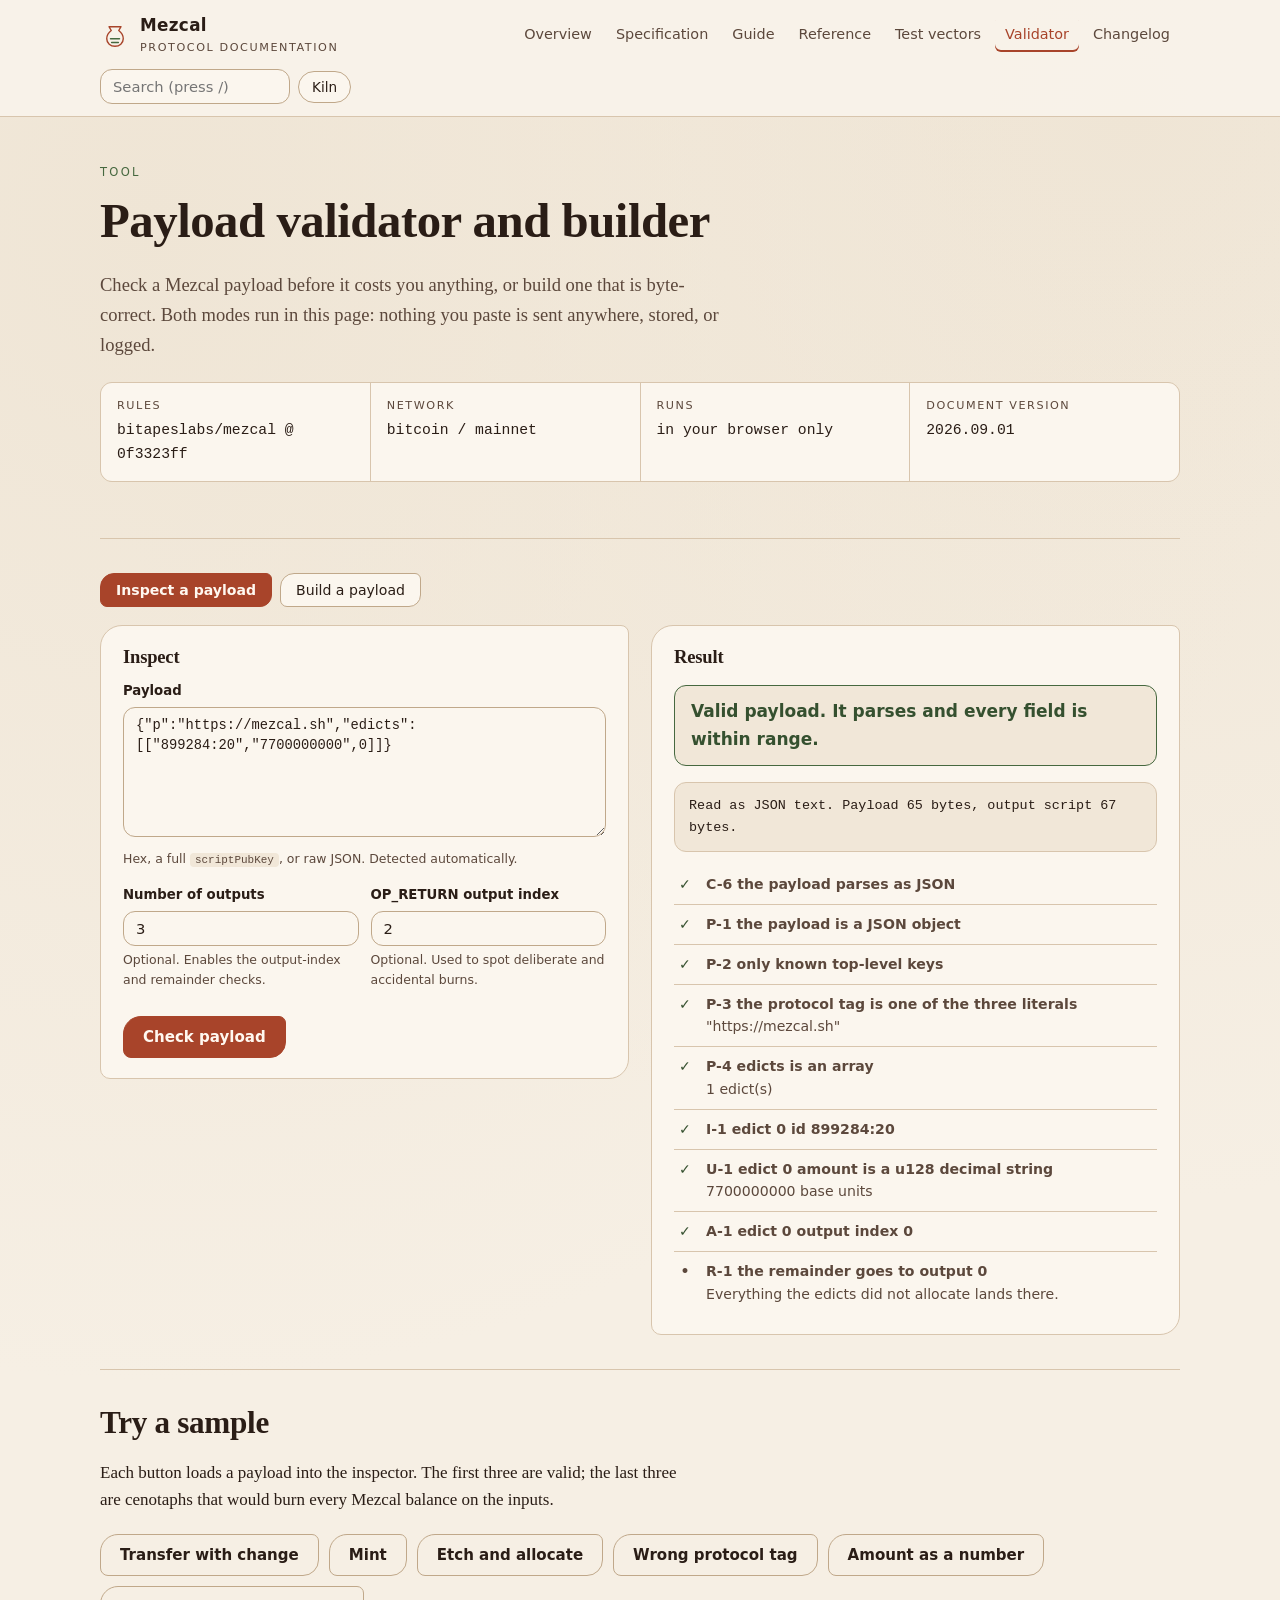
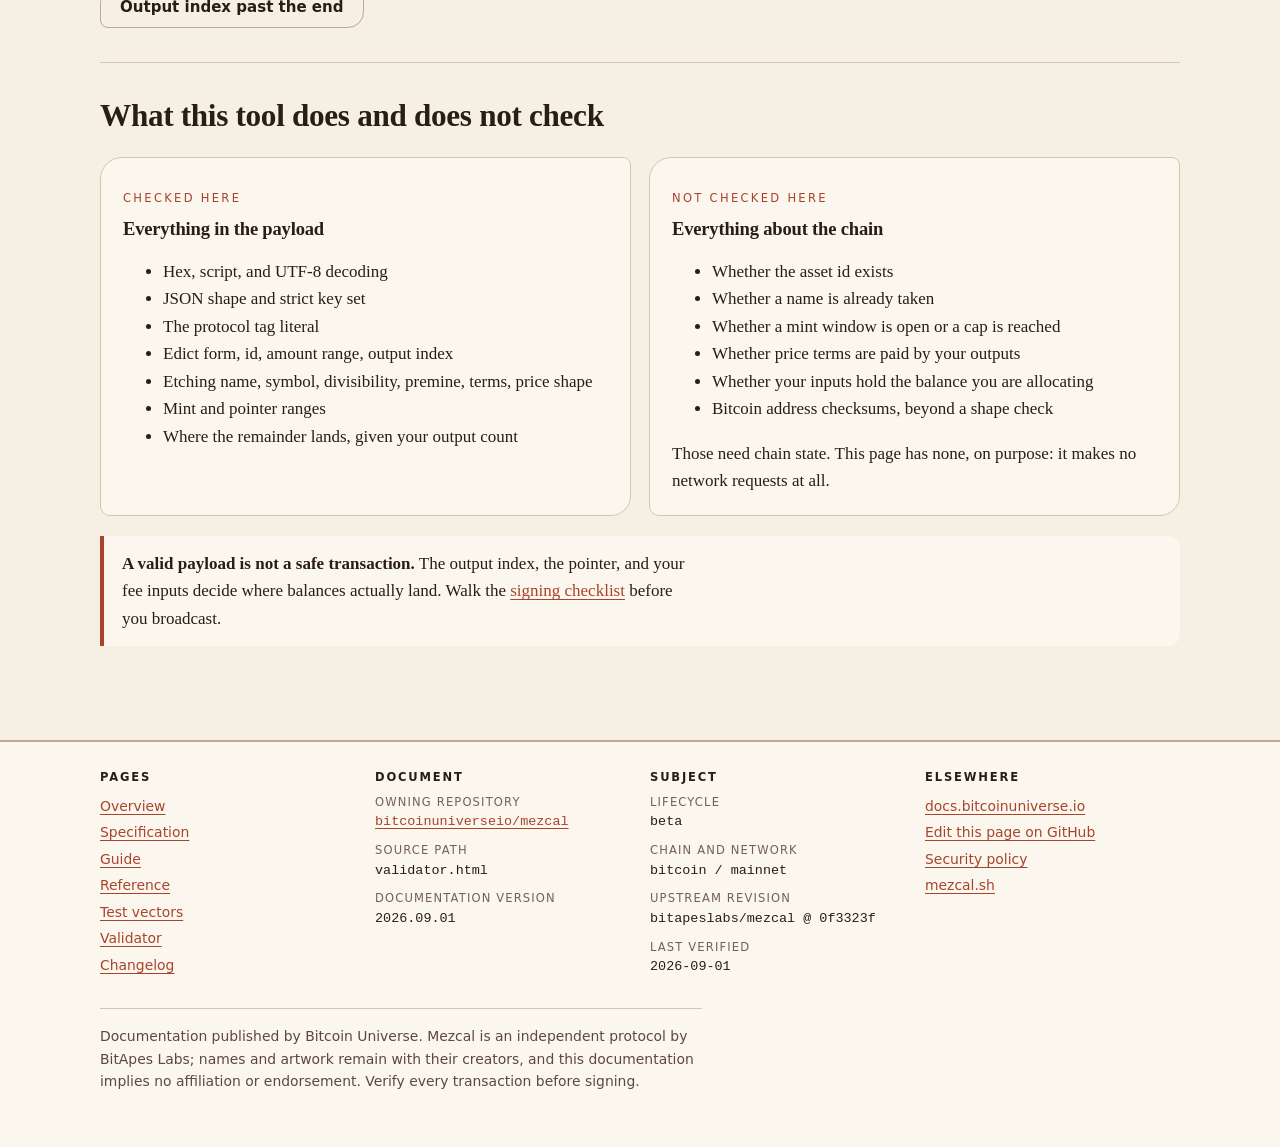
<file: validator.html>
<!doctype html>
<html lang="en">
<head>
<meta charset="utf-8">
<meta name="viewport" content="width=device-width,initial-scale=1">
<title>Mezcal payload validator and builder</title>
<meta name="description" content="Validate a Mezcal OP_RETURN payload field by field, or build a byte-correct one with size and fee notes. Runs entirely in your browser; nothing is transmitted.">
<link rel="canonical" href="https://bitcoinuniverseio.github.io/mezcal/validator.html">
<meta name="theme-color" content="#a8442a" media="(prefers-color-scheme: light)">
<meta name="theme-color" content="#17120f" media="(prefers-color-scheme: dark)">
<meta property="og:type" content="article">
<meta property="og:site_name" content="Bitcoin Universe protocol documentation">
<meta property="og:title" content="Mezcal payload validator and builder">
<meta property="og:description" content="Paste an OP_RETURN payload and see it checked rule by rule, or build a byte-correct one. Client-side only.">
<meta property="og:url" content="https://bitcoinuniverseio.github.io/mezcal/validator.html">
<meta property="og:image" content="https://bitcoinuniverseio.github.io/mezcal/og-mezcal.svg">
<meta name="twitter:card" content="summary_large_image">
<link rel="icon" href="favicon.svg" type="image/svg+xml">
<link rel="stylesheet" href="theme.css">
</head>
<body>
<a class="skip" href="#main">Skip to content</a>
<header class="masthead">
  <div class="shell masthead-inner">
    <a class="brand" href="./" aria-label="Mezcal protocol documentation, home">
      <svg viewBox="0 0 40 40" aria-hidden="true" focusable="false">
        <path class="dia-clay" d="M12 9h16l-3 5c4 3 6 7 6 11 0 6-5 10-11 10S9 31 9 25c0-4 2-8 6-11z"/>
        <path class="dia-agave" d="M14 25h12M15.5 30h9"/>
      </svg>
      <span>Mezcal<small>Protocol documentation</small></span>
    </a>
    <nav class="site-nav" aria-label="Primary">
      <a href="./">Overview</a>
      <a href="spec.html">Specification</a>
      <a href="guide.html">Guide</a>
      <a href="reference.html">Reference</a>
      <a href="vectors.html">Test vectors</a>
      <a href="validator.html" aria-current="page">Validator</a>
      <a href="changelog.html">Changelog</a>
    </nav>
    <div class="tools">
      <div class="search-wrap">
        <label class="sr-only" for="site-search">Search this documentation</label>
        <input id="site-search" type="search" placeholder="Search (press /)" autocomplete="off" spellcheck="false">
        <div id="search-results" class="search-results" hidden role="region" aria-label="Search results"></div>
      </div>
      <button id="theme-toggle" class="theme-toggle" type="button" hidden>Kiln</button>
    </div>
  </div>
</header>

<main id="main">
  <div class="shell">

    <section aria-labelledby="title">
      <p class="eyebrow">Tool</p>
      <h1 id="title">Payload validator and builder</h1>
      <p class="lede">Check a Mezcal payload before it costs you anything, or build one that is byte-correct. Both modes run in this page: nothing you paste is sent anywhere, stored, or logged.</p>
      <dl class="facts">
        <div><dt>Rules</dt><dd>bitapeslabs/mezcal @ 0f3323ff</dd></div>
        <div><dt>Network</dt><dd>bitcoin / mainnet</dd></div>
        <div><dt>Runs</dt><dd>in your browser only</dd></div>
        <div><dt>Document version</dt><dd>2026.09.01</dd></div>
      </dl>
      <noscript>
        <div class="noscript-note">
          <p><strong>This tool needs JavaScript.</strong> Everything it checks is written out in full on the <a href="spec.html">specification</a> page, and worked examples with hex encodings are on the <a href="vectors.html">test vectors</a> page. No other part of this site requires scripting.</p>
        </div>
      </noscript>
    </section>

    <section aria-labelledby="tool-h">
      <h2 id="tool-h" class="sr-only">The tool</h2>
      <div class="mode-switch" role="group" aria-label="Tool mode">
        <button type="button" data-mode="inspect" aria-pressed="true">Inspect a payload</button>
        <button type="button" data-mode="build" aria-pressed="false">Build a payload</button>
      </div>

      <div class="tool">
        <div>
          <div class="panel" id="panel-inspect">
            <h3>Inspect</h3>
            <form id="inspect-form">
              <div class="field">
                <label for="payload-input">Payload</label>
                <textarea id="payload-input" spellcheck="false" placeholder='Paste hex, a whole OP_RETURN script starting with 6a, or the JSON itself'>{"p":"https://mezcal.sh","edicts":[["899284:20","7700000000",0]]}</textarea>
                <p class="hint">Hex, a full <code>scriptPubKey</code>, or raw JSON. Detected automatically.</p>
              </div>
              <div class="field-row">
                <div class="field">
                  <label for="payload-outputs">Number of outputs</label>
                  <input id="payload-outputs" type="number" min="0" step="1" value="3" inputmode="numeric">
                  <p class="hint">Optional. Enables the output-index and remainder checks.</p>
                </div>
                <div class="field">
                  <label for="payload-opreturn">OP_RETURN output index</label>
                  <input id="payload-opreturn" type="number" min="0" step="1" value="2" inputmode="numeric">
                  <p class="hint">Optional. Used to spot deliberate and accidental burns.</p>
                </div>
              </div>
              <button class="button" type="submit">Check payload</button>
            </form>
          </div>

          <div class="panel" id="panel-build" hidden>
            <h3>Build</h3>
            <form id="build-form">
              <div class="field">
                <label for="build-p">Protocol tag</label>
                <select id="build-p">
                  <option value="https://mezcal.sh">https://mezcal.sh</option>
                  <option value="mezcal">mezcal (11 bytes smaller)</option>
                  <option value="https://t.me/mezcalbtc">https://t.me/mezcalbtc</option>
                </select>
              </div>
              <div class="field">
                <label for="build-id">Asset id</label>
                <input id="build-id" type="text" value="899284:20" spellcheck="false" autocomplete="off">
                <p class="hint">The <code>block:tx</code> id, not the name.</p>
              </div>
              <div class="field-row">
                <div class="field">
                  <label for="build-amount">Amount</label>
                  <input id="build-amount" type="text" value="77" spellcheck="false" autocomplete="off" inputmode="decimal">
                </div>
                <div class="field">
                  <label for="build-scale">Amount is in</label>
                  <select id="build-scale">
                    <option value="display">display units</option>
                    <option value="base">base units</option>
                  </select>
                </div>
                <div class="field">
                  <label for="build-decimals">Divisibility</label>
                  <input id="build-decimals" type="number" min="0" max="18" step="1" value="8" inputmode="numeric">
                </div>
              </div>
              <div class="field-row">
                <div class="field">
                  <label for="build-output">Output index</label>
                  <input id="build-output" type="number" min="0" max="255" step="1" value="0" inputmode="numeric">
                </div>
                <div class="field">
                  <label for="build-pointer">Pointer</label>
                  <input id="build-pointer" type="text" value="" placeholder="none" spellcheck="false" inputmode="numeric">
                  <p class="hint">Leave empty to let the remainder fall to the first non-OP_RETURN output.</p>
                </div>
                <div class="field">
                  <label for="build-feerate">Fee rate, sat/vB</label>
                  <input id="build-feerate" type="number" min="1" step="1" value="5" inputmode="numeric">
                </div>
              </div>
              <button class="button" type="submit">Build payload</button>
            </form>
          </div>
        </div>

        <div class="panel">
          <h3>Result</h3>
          <div id="payload-report" aria-live="polite"><p class="out">Paste a payload to see it checked field by field.</p></div>
          <div id="build-report" aria-live="polite" hidden></div>
        </div>
      </div>
    </section>

    <section aria-labelledby="samples-h">
      <h2 id="samples-h">Try a sample</h2>
      <p>Each button loads a payload into the inspector. The first three are valid; the last three are cenotaphs that would burn every Mezcal balance on the inputs.</p>
      <div class="actions">
        <button class="button ghost" type="button" data-sample='{"p":"https://mezcal.sh","edicts":[["899284:20","2500000000",0]],"pointer":1}'>Transfer with change</button>
        <button class="button ghost" type="button" data-sample='{"p":"mezcal","mint":"899284:20"}'>Mint</button>
        <button class="button ghost" type="button" data-sample='{"p":"mezcal","etching":{"mezcal":"agave-pot","symbol":"&#9673;","divisibility":6,"premine":"1000000000","terms":null},"edicts":[["0:0","0",0]]}'>Etch and allocate</button>
        <button class="button ghost" type="button" data-sample='{"p":"https://mezcal.sh/","edicts":[["1:0","1",0]]}'>Wrong protocol tag</button>
        <button class="button ghost" type="button" data-sample='{"p":"mezcal","edicts":[["899284:20",100,0]]}'>Amount as a number</button>
        <button class="button ghost" type="button" data-sample='{"p":"mezcal","edicts":[["899284:20","100",3]]}'>Output index past the end</button>
      </div>
    </section>

    <section aria-labelledby="scope-h">
      <h2 id="scope-h">What this tool does and does not check</h2>
      <div class="cards">
        <article class="card">
          <p class="eyebrow">Checked here</p>
          <h3>Everything in the payload</h3>
          <ul>
            <li>Hex, script, and UTF-8 decoding</li>
            <li>JSON shape and strict key set</li>
            <li>The protocol tag literal</li>
            <li>Edict form, id, amount range, output index</li>
            <li>Etching name, symbol, divisibility, premine, terms, price shape</li>
            <li>Mint and pointer ranges</li>
            <li>Where the remainder lands, given your output count</li>
          </ul>
        </article>
        <article class="card">
          <p class="eyebrow">Not checked here</p>
          <h3>Everything about the chain</h3>
          <ul>
            <li>Whether the asset id exists</li>
            <li>Whether a name is already taken</li>
            <li>Whether a mint window is open or a cap is reached</li>
            <li>Whether price terms are paid by your outputs</li>
            <li>Whether your inputs hold the balance you are allocating</li>
            <li>Bitcoin address checksums, beyond a shape check</li>
          </ul>
          <p>Those need chain state. This page has none, on purpose: it makes no network requests at all.</p>
        </article>
      </div>
      <div class="warn">
        <p><strong>A valid payload is not a safe transaction.</strong> The output index, the pointer, and your fee inputs decide where balances actually land. Walk the <a href="guide.html#checklist">signing checklist</a> before you broadcast.</p>
      </div>
    </section>

  </div>
</main>

<footer class="site-footer">
  <div class="shell">
    <div class="footer-grid">
      <div>
        <h2>Pages</h2>
        <ul>
          <li><a href="./">Overview</a></li>
          <li><a href="spec.html">Specification</a></li>
          <li><a href="guide.html">Guide</a></li>
          <li><a href="reference.html">Reference</a></li>
          <li><a href="vectors.html">Test vectors</a></li>
          <li><a href="validator.html">Validator</a></li>
          <li><a href="changelog.html">Changelog</a></li>
        </ul>
      </div>
      <div>
        <h2>Document</h2>
        <dl>
          <dt>Owning repository</dt><dd><a href="https://github.com/bitcoinuniverseio/mezcal">bitcoinuniverseio/mezcal</a></dd>
          <dt>Source path</dt><dd>validator.html</dd>
          <dt>Documentation version</dt><dd>2026.09.01</dd>
        </dl>
      </div>
      <div>
        <h2>Subject</h2>
        <dl>
          <dt>Lifecycle</dt><dd>beta</dd>
          <dt>Chain and network</dt><dd>bitcoin / mainnet</dd>
          <dt>Upstream revision</dt><dd>bitapeslabs/mezcal @ 0f3323f</dd>
          <dt>Last verified</dt><dd>2026-09-01</dd>
        </dl>
      </div>
      <div>
        <h2>Elsewhere</h2>
        <ul>
          <li><a href="https://docs.bitcoinuniverse.io">docs.bitcoinuniverse.io</a></li>
          <li><a href="https://github.com/bitcoinuniverseio/mezcal/edit/main/validator.html">Edit this page on GitHub</a></li>
          <li><a href="https://github.com/bitcoinuniverseio/mezcal/blob/main/SECURITY.md">Security policy</a></li>
          <li><a href="https://mezcal.sh">mezcal.sh</a></li>
        </ul>
      </div>
    </div>
    <p class="colophon">Documentation published by Bitcoin Universe. Mezcal is an independent protocol by BitApes Labs; names and artwork remain with their creators, and this documentation implies no affiliation or endorsement. Verify every transaction before signing.</p>
  </div>
</footer>
<script src="site.js" defer></script>
<script src="validator.js" defer></script>
</body>
</html>
</file>
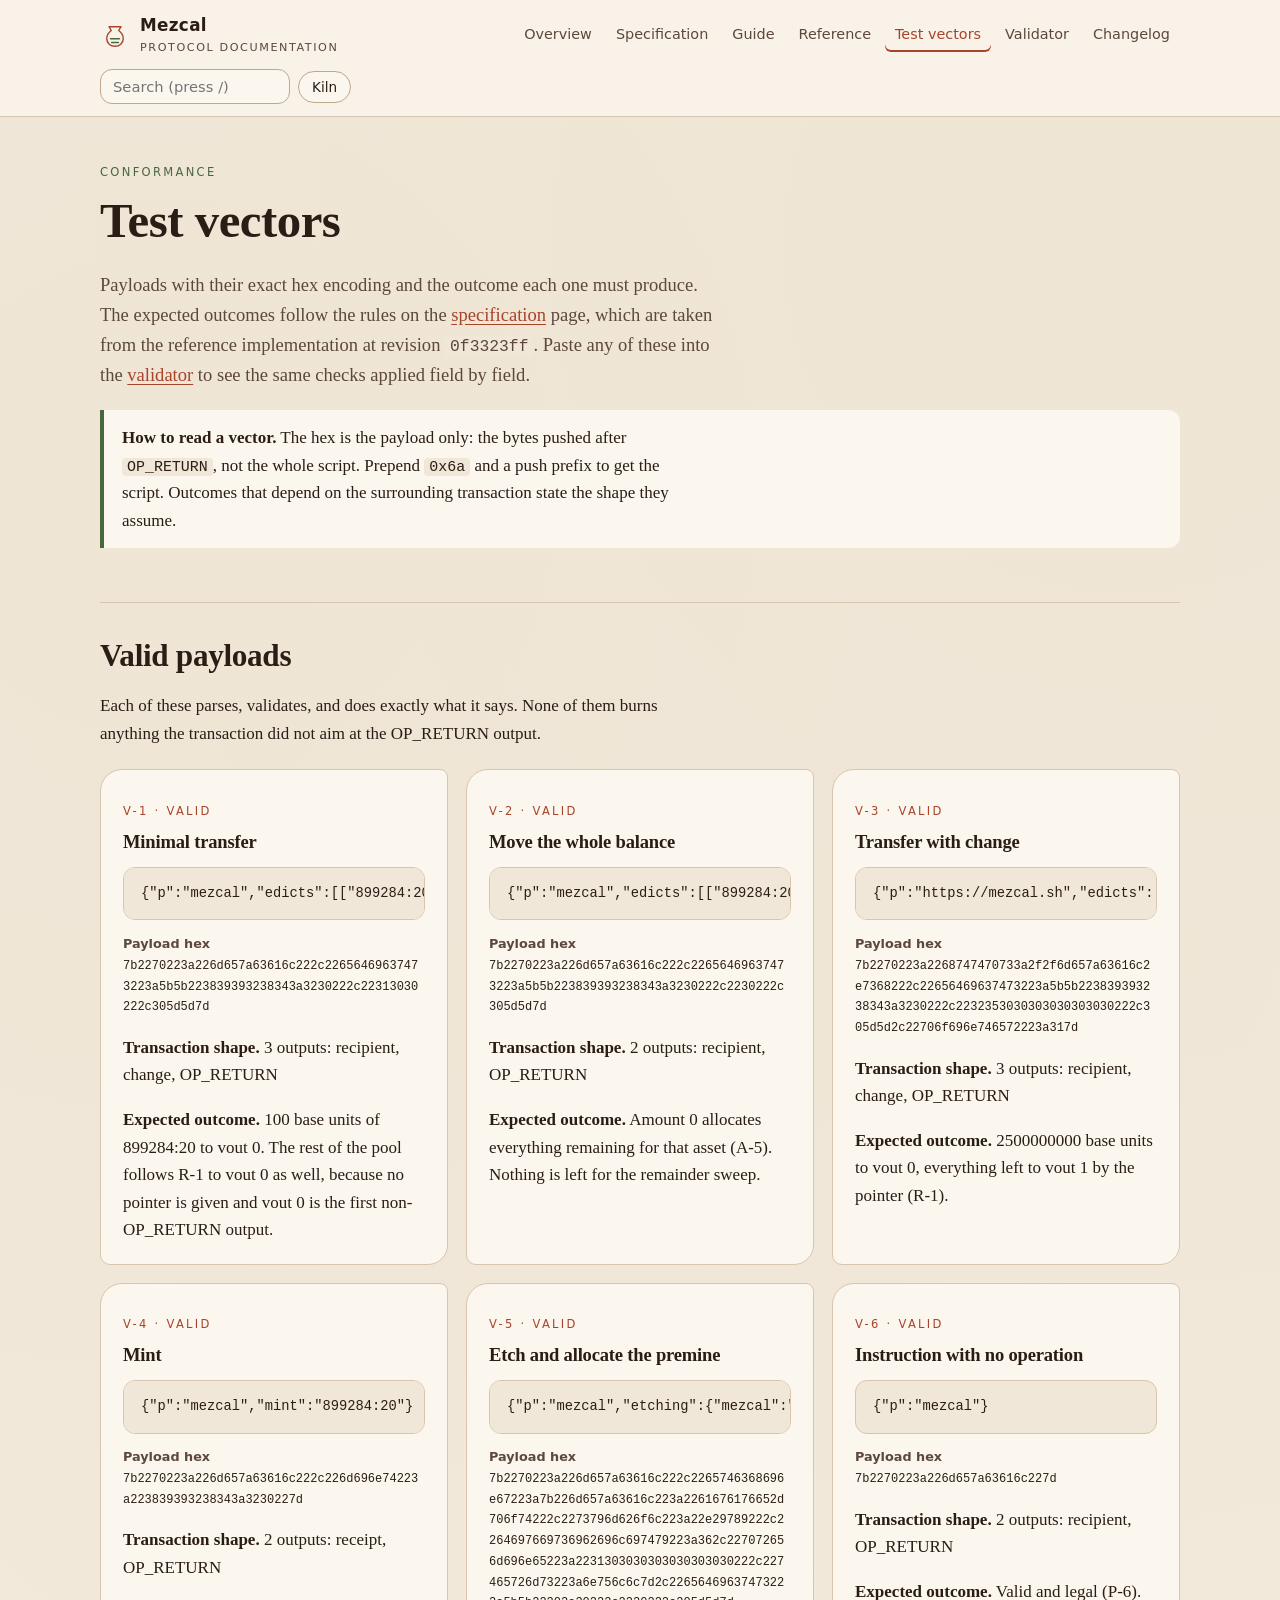
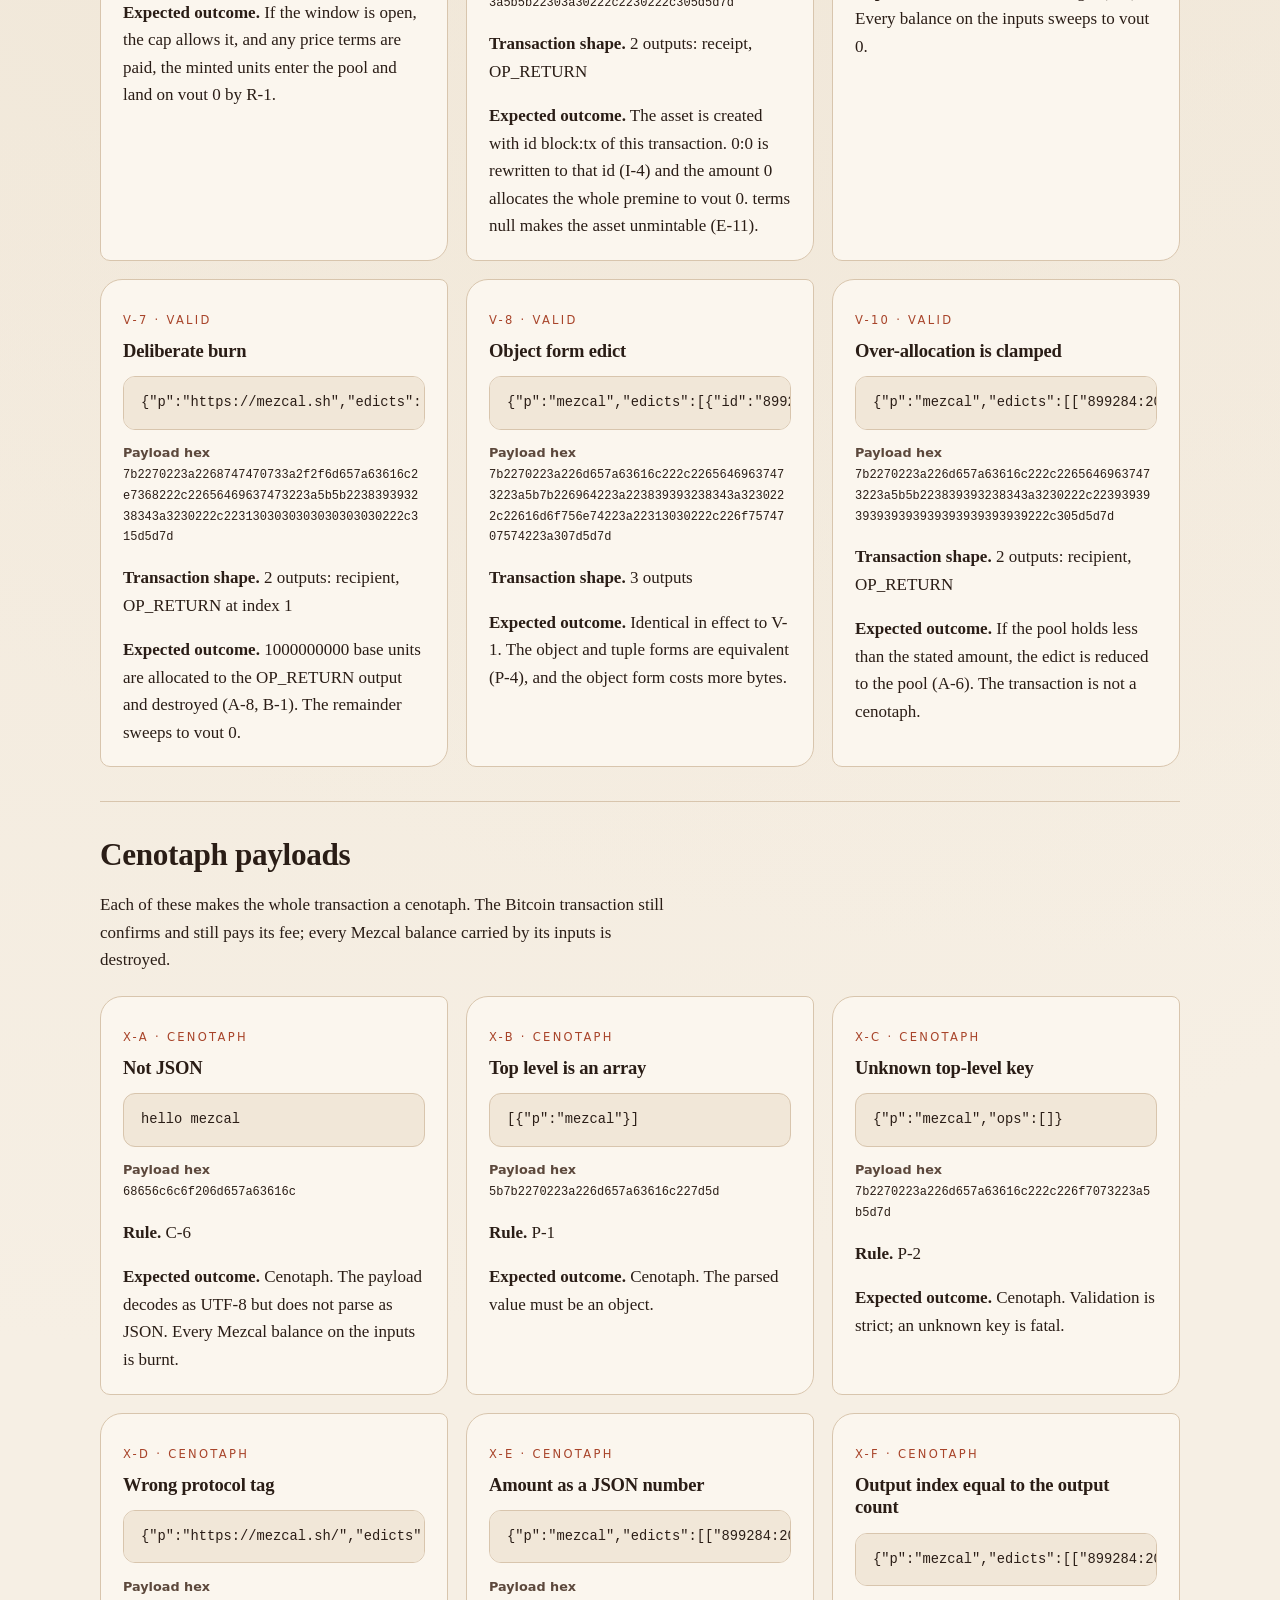
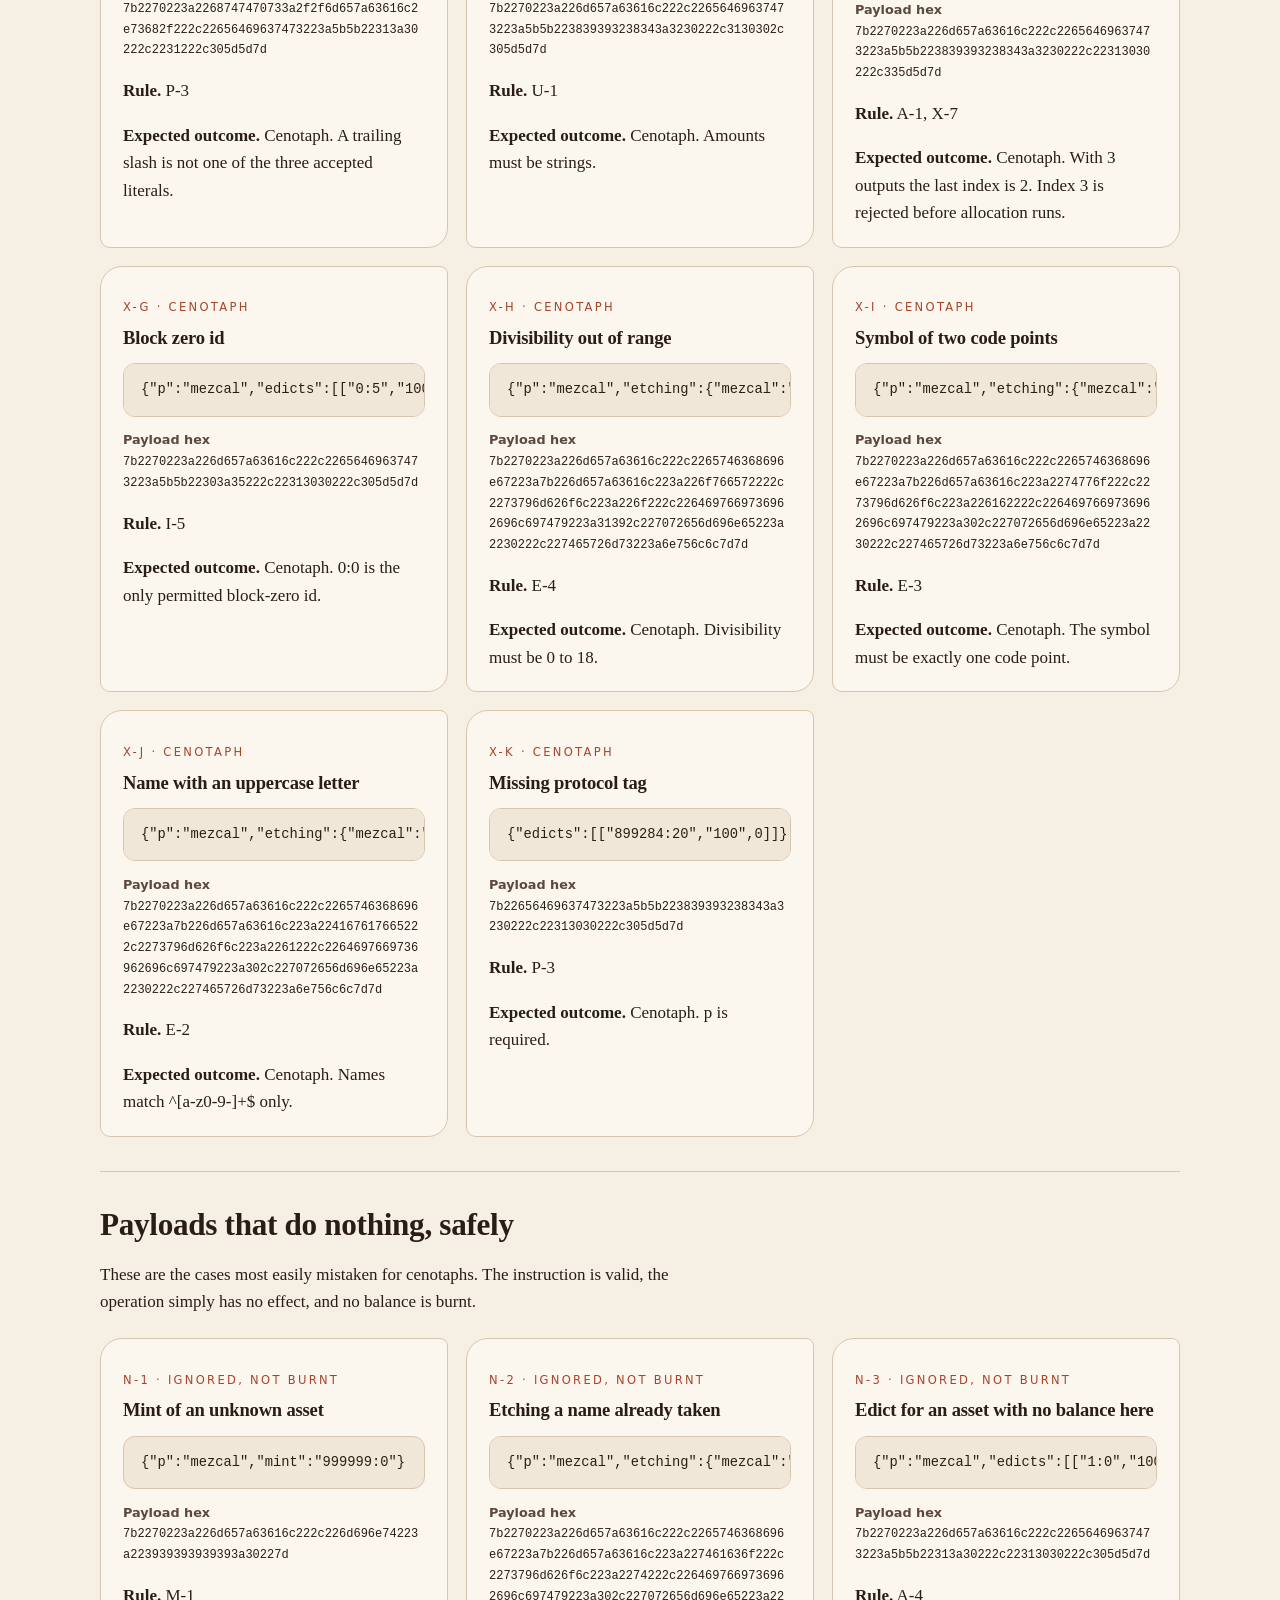
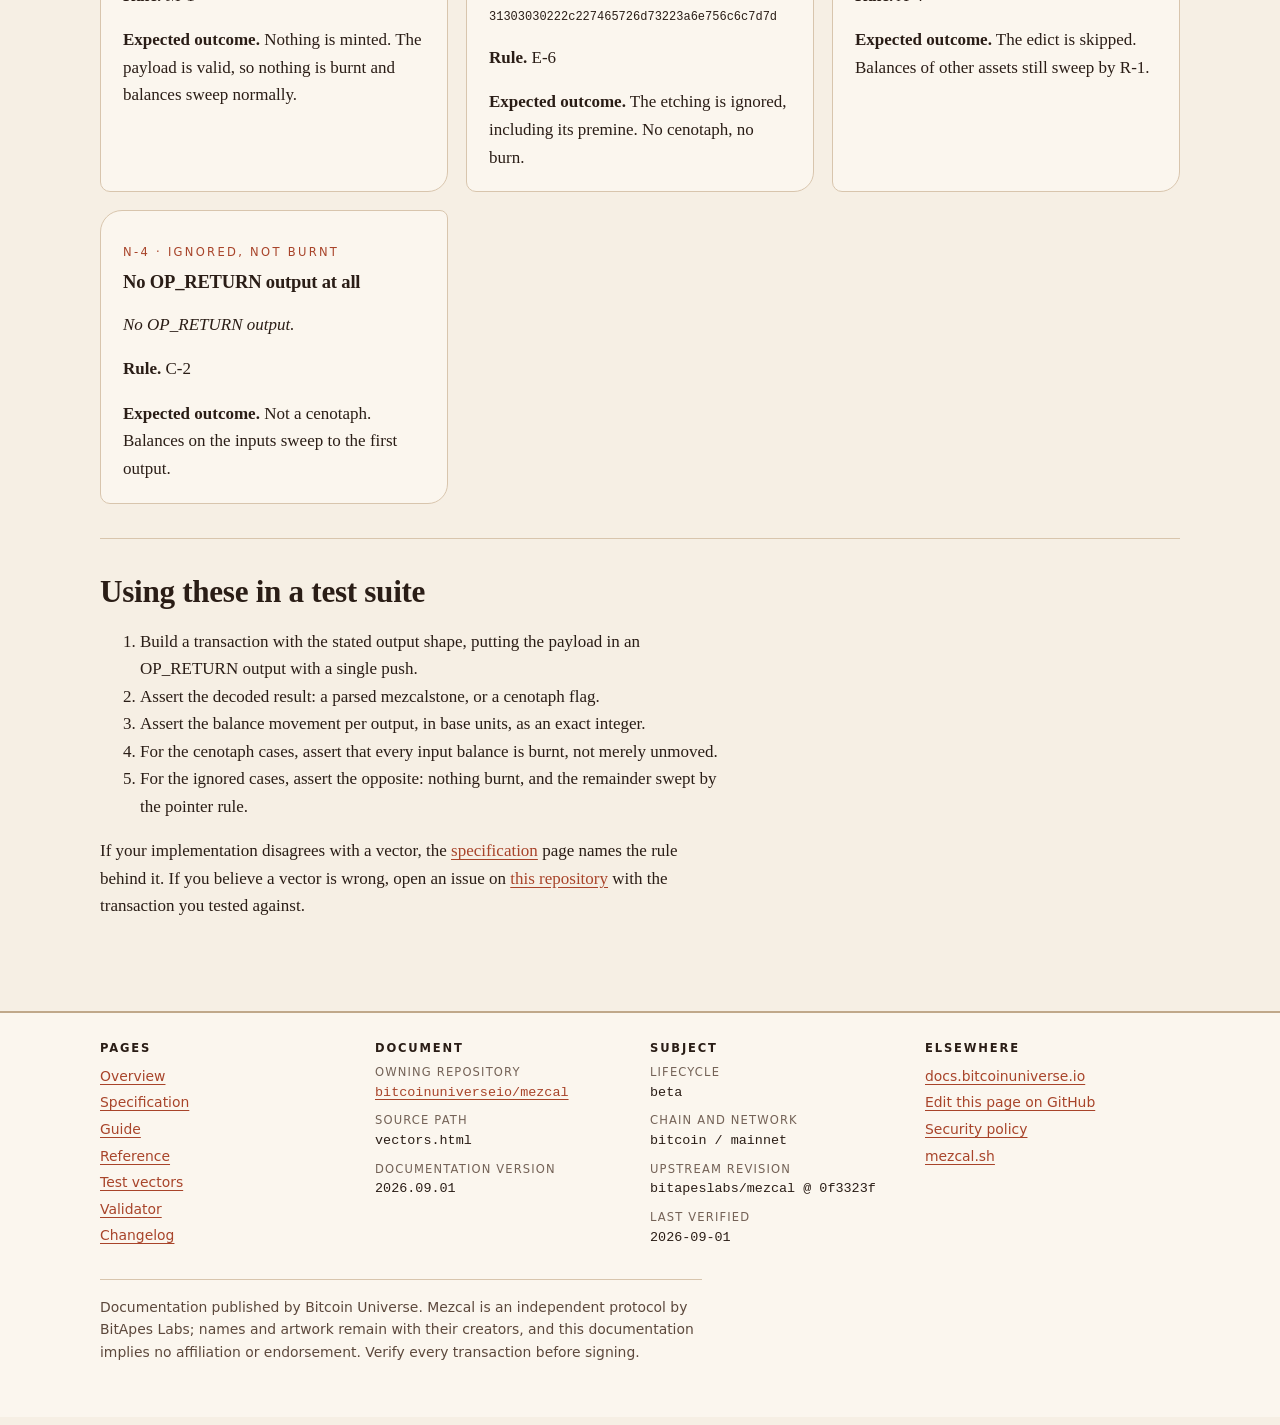
<file: vectors.html>
<!doctype html>
<html lang="en">
<head>
<meta charset="utf-8">
<meta name="viewport" content="width=device-width,initial-scale=1">
<title>Mezcal test vectors | valid and invalid payloads</title>
<meta name="description" content="Worked Mezcal test vectors: valid payloads, cenotaph payloads, and payloads that are ignored without burning, each with its hex encoding and expected outcome.">
<link rel="canonical" href="https://bitcoinuniverseio.github.io/mezcal/vectors.html">
<meta name="theme-color" content="#a8442a" media="(prefers-color-scheme: light)">
<meta name="theme-color" content="#17120f" media="(prefers-color-scheme: dark)">
<meta property="og:type" content="article">
<meta property="og:site_name" content="Bitcoin Universe protocol documentation">
<meta property="og:title" content="Mezcal test vectors">
<meta property="og:description" content="Valid, cenotaph, and silently ignored Mezcal payloads with hex encodings and the outcome each one must produce.">
<meta property="og:url" content="https://bitcoinuniverseio.github.io/mezcal/vectors.html">
<meta property="og:image" content="https://bitcoinuniverseio.github.io/mezcal/og-mezcal.svg">
<meta name="twitter:card" content="summary_large_image">
<link rel="icon" href="favicon.svg" type="image/svg+xml">
<link rel="stylesheet" href="theme.css">
</head>
<body>
<a class="skip" href="#main">Skip to content</a>
<header class="masthead">
  <div class="shell masthead-inner">
    <a class="brand" href="./" aria-label="Mezcal protocol documentation, home">
      <svg viewBox="0 0 40 40" aria-hidden="true" focusable="false">
        <path class="dia-clay" d="M12 9h16l-3 5c4 3 6 7 6 11 0 6-5 10-11 10S9 31 9 25c0-4 2-8 6-11z"/>
        <path class="dia-agave" d="M14 25h12M15.5 30h9"/>
      </svg>
      <span>Mezcal<small>Protocol documentation</small></span>
    </a>
    <nav class="site-nav" aria-label="Primary">
      <a href="./">Overview</a>
      <a href="spec.html">Specification</a>
      <a href="guide.html">Guide</a>
      <a href="reference.html">Reference</a>
      <a href="vectors.html" aria-current="page">Test vectors</a>
      <a href="validator.html">Validator</a>
      <a href="changelog.html">Changelog</a>
    </nav>
    <div class="tools">
      <div class="search-wrap">
        <label class="sr-only" for="site-search">Search this documentation</label>
        <input id="site-search" type="search" placeholder="Search (press /)" autocomplete="off" spellcheck="false">
        <div id="search-results" class="search-results" hidden role="region" aria-label="Search results"></div>
      </div>
      <button id="theme-toggle" class="theme-toggle" type="button" hidden>Kiln</button>
    </div>
  </div>
</header>

<main id="main">
  <div class="shell">

    <section aria-labelledby="title">
      <p class="eyebrow">Conformance</p>
      <h1 id="title">Test vectors</h1>
      <p class="lede">Payloads with their exact hex encoding and the outcome each one must produce. The expected outcomes follow the rules on the <a href="spec.html">specification</a> page, which are taken from the reference implementation at revision <code>0f3323ff</code>. Paste any of these into the <a href="validator.html">validator</a> to see the same checks applied field by field.</p>
      <div class="note">
        <p><strong>How to read a vector.</strong> The hex is the payload only: the bytes pushed after <code>OP_RETURN</code>, not the whole script. Prepend <code>0x6a</code> and a push prefix to get the script. Outcomes that depend on the surrounding transaction state the shape they assume.</p>
      </div>
    </section>

    <section aria-labelledby="valid-h">
      <h2 id="valid-h">Valid payloads</h2>
      <p>Each of these parses, validates, and does exactly what it says. None of them burns anything the transaction did not aim at the OP_RETURN output.</p>
      <div class="cards vectors">
<article class="card">
<p class="eyebrow">V-1 &middot; valid</p>
<h3>Minimal transfer</h3>
<pre><code>{"p":"mezcal","edicts":[["899284:20","100",0]]}</code></pre>
<p class="hexline"><b>Payload hex</b><br><code>7b2270223a226d657a63616c222c22656469637473223a5b5b223839393238343a3230222c22313030222c305d5d7d</code></p>
<p><b>Transaction shape.</b> 3 outputs: recipient, change, OP_RETURN</p>
<p><b>Expected outcome.</b> 100 base units of 899284:20 to vout 0. The rest of the pool follows R-1 to vout 0 as well, because no pointer is given and vout 0 is the first non-OP_RETURN output.</p>
</article>
<article class="card">
<p class="eyebrow">V-2 &middot; valid</p>
<h3>Move the whole balance</h3>
<pre><code>{"p":"mezcal","edicts":[["899284:20","0",0]]}</code></pre>
<p class="hexline"><b>Payload hex</b><br><code>7b2270223a226d657a63616c222c22656469637473223a5b5b223839393238343a3230222c2230222c305d5d7d</code></p>
<p><b>Transaction shape.</b> 2 outputs: recipient, OP_RETURN</p>
<p><b>Expected outcome.</b> Amount 0 allocates everything remaining for that asset (A-5). Nothing is left for the remainder sweep.</p>
</article>
<article class="card">
<p class="eyebrow">V-3 &middot; valid</p>
<h3>Transfer with change</h3>
<pre><code>{"p":"https://mezcal.sh","edicts":[["899284:20","2500000000",0]],"pointer":1}</code></pre>
<p class="hexline"><b>Payload hex</b><br><code>7b2270223a2268747470733a2f2f6d657a63616c2e7368222c22656469637473223a5b5b223839393238343a3230222c2232353030303030303030222c305d5d2c22706f696e746572223a317d</code></p>
<p><b>Transaction shape.</b> 3 outputs: recipient, change, OP_RETURN</p>
<p><b>Expected outcome.</b> 2500000000 base units to vout 0, everything left to vout 1 by the pointer (R-1).</p>
</article>
<article class="card">
<p class="eyebrow">V-4 &middot; valid</p>
<h3>Mint</h3>
<pre><code>{"p":"mezcal","mint":"899284:20"}</code></pre>
<p class="hexline"><b>Payload hex</b><br><code>7b2270223a226d657a63616c222c226d696e74223a223839393238343a3230227d</code></p>
<p><b>Transaction shape.</b> 2 outputs: receipt, OP_RETURN</p>
<p><b>Expected outcome.</b> If the window is open, the cap allows it, and any price terms are paid, the minted units enter the pool and land on vout 0 by R-1.</p>
</article>
<article class="card">
<p class="eyebrow">V-5 &middot; valid</p>
<h3>Etch and allocate the premine</h3>
<pre><code>{"p":"mezcal","etching":{"mezcal":"agave-pot","symbol":"◉","divisibility":6,"premine":"1000000000","terms":null},"edicts":[["0:0","0",0]]}</code></pre>
<p class="hexline"><b>Payload hex</b><br><code>[base64]</code></p>
<p><b>Transaction shape.</b> 2 outputs: receipt, OP_RETURN</p>
<p><b>Expected outcome.</b> The asset is created with id block:tx of this transaction. 0:0 is rewritten to that id (I-4) and the amount 0 allocates the whole premine to vout 0. terms null makes the asset unmintable (E-11).</p>
</article>
<article class="card">
<p class="eyebrow">V-6 &middot; valid</p>
<h3>Instruction with no operation</h3>
<pre><code>{"p":"mezcal"}</code></pre>
<p class="hexline"><b>Payload hex</b><br><code>7b2270223a226d657a63616c227d</code></p>
<p><b>Transaction shape.</b> 2 outputs: recipient, OP_RETURN</p>
<p><b>Expected outcome.</b> Valid and legal (P-6). Every balance on the inputs sweeps to vout 0.</p>
</article>
<article class="card">
<p class="eyebrow">V-7 &middot; valid</p>
<h3>Deliberate burn</h3>
<pre><code>{"p":"https://mezcal.sh","edicts":[["899284:20","1000000000",1]]}</code></pre>
<p class="hexline"><b>Payload hex</b><br><code>7b2270223a2268747470733a2f2f6d657a63616c2e7368222c22656469637473223a5b5b223839393238343a3230222c2231303030303030303030222c315d5d7d</code></p>
<p><b>Transaction shape.</b> 2 outputs: recipient, OP_RETURN at index 1</p>
<p><b>Expected outcome.</b> 1000000000 base units are allocated to the OP_RETURN output and destroyed (A-8, B-1). The remainder sweeps to vout 0.</p>
</article>
<article class="card">
<p class="eyebrow">V-8 &middot; valid</p>
<h3>Object form edict</h3>
<pre><code>{"p":"mezcal","edicts":[{"id":"899284:20","amount":"100","output":0}]}</code></pre>
<p class="hexline"><b>Payload hex</b><br><code>7b2270223a226d657a63616c222c22656469637473223a5b7b226964223a223839393238343a3230222c22616d6f756e74223a22313030222c226f7574707574223a307d5d7d</code></p>
<p><b>Transaction shape.</b> 3 outputs</p>
<p><b>Expected outcome.</b> Identical in effect to V-1. The object and tuple forms are equivalent (P-4), and the object form costs more bytes.</p>
</article>
<article class="card">
<p class="eyebrow">V-10 &middot; valid</p>
<h3>Over-allocation is clamped</h3>
<pre><code>{"p":"mezcal","edicts":[["899284:20","999999999999999",0]]}</code></pre>
<p class="hexline"><b>Payload hex</b><br><code>7b2270223a226d657a63616c222c22656469637473223a5b5b223839393238343a3230222c22393939393939393939393939393939222c305d5d7d</code></p>
<p><b>Transaction shape.</b> 2 outputs: recipient, OP_RETURN</p>
<p><b>Expected outcome.</b> If the pool holds less than the stated amount, the edict is reduced to the pool (A-6). The transaction is not a cenotaph.</p>
</article>
      </div>
    </section>

    <section aria-labelledby="ceno-h">
      <h2 id="ceno-h">Cenotaph payloads</h2>
      <p>Each of these makes the whole transaction a cenotaph. The Bitcoin transaction still confirms and still pays its fee; every Mezcal balance carried by its inputs is destroyed.</p>
      <div class="cards vectors">
<article class="card">
<p class="eyebrow">X-a &middot; cenotaph</p>
<h3>Not JSON</h3>
<pre><code>hello mezcal</code></pre>
<p class="hexline"><b>Payload hex</b><br><code>68656c6c6f206d657a63616c</code></p>
<p><b>Rule.</b> C-6</p>
<p><b>Expected outcome.</b> Cenotaph. The payload decodes as UTF-8 but does not parse as JSON. Every Mezcal balance on the inputs is burnt.</p>
</article>
<article class="card">
<p class="eyebrow">X-b &middot; cenotaph</p>
<h3>Top level is an array</h3>
<pre><code>[{"p":"mezcal"}]</code></pre>
<p class="hexline"><b>Payload hex</b><br><code>5b7b2270223a226d657a63616c227d5d</code></p>
<p><b>Rule.</b> P-1</p>
<p><b>Expected outcome.</b> Cenotaph. The parsed value must be an object.</p>
</article>
<article class="card">
<p class="eyebrow">X-c &middot; cenotaph</p>
<h3>Unknown top-level key</h3>
<pre><code>{"p":"mezcal","ops":[]}</code></pre>
<p class="hexline"><b>Payload hex</b><br><code>7b2270223a226d657a63616c222c226f7073223a5b5d7d</code></p>
<p><b>Rule.</b> P-2</p>
<p><b>Expected outcome.</b> Cenotaph. Validation is strict; an unknown key is fatal.</p>
</article>
<article class="card">
<p class="eyebrow">X-d &middot; cenotaph</p>
<h3>Wrong protocol tag</h3>
<pre><code>{"p":"https://mezcal.sh/","edicts":[["1:0","1",0]]}</code></pre>
<p class="hexline"><b>Payload hex</b><br><code>7b2270223a2268747470733a2f2f6d657a63616c2e73682f222c22656469637473223a5b5b22313a30222c2231222c305d5d7d</code></p>
<p><b>Rule.</b> P-3</p>
<p><b>Expected outcome.</b> Cenotaph. A trailing slash is not one of the three accepted literals.</p>
</article>
<article class="card">
<p class="eyebrow">X-e &middot; cenotaph</p>
<h3>Amount as a JSON number</h3>
<pre><code>{"p":"mezcal","edicts":[["899284:20",100,0]]}</code></pre>
<p class="hexline"><b>Payload hex</b><br><code>7b2270223a226d657a63616c222c22656469637473223a5b5b223839393238343a3230222c3130302c305d5d7d</code></p>
<p><b>Rule.</b> U-1</p>
<p><b>Expected outcome.</b> Cenotaph. Amounts must be strings.</p>
</article>
<article class="card">
<p class="eyebrow">X-f &middot; cenotaph</p>
<h3>Output index equal to the output count</h3>
<pre><code>{"p":"mezcal","edicts":[["899284:20","100",3]]}</code></pre>
<p class="hexline"><b>Payload hex</b><br><code>7b2270223a226d657a63616c222c22656469637473223a5b5b223839393238343a3230222c22313030222c335d5d7d</code></p>
<p><b>Rule.</b> A-1, X-7</p>
<p><b>Expected outcome.</b> Cenotaph. With 3 outputs the last index is 2. Index 3 is rejected before allocation runs.</p>
</article>
<article class="card">
<p class="eyebrow">X-g &middot; cenotaph</p>
<h3>Block zero id</h3>
<pre><code>{"p":"mezcal","edicts":[["0:5","100",0]]}</code></pre>
<p class="hexline"><b>Payload hex</b><br><code>7b2270223a226d657a63616c222c22656469637473223a5b5b22303a35222c22313030222c305d5d7d</code></p>
<p><b>Rule.</b> I-5</p>
<p><b>Expected outcome.</b> Cenotaph. 0:0 is the only permitted block-zero id.</p>
</article>
<article class="card">
<p class="eyebrow">X-h &middot; cenotaph</p>
<h3>Divisibility out of range</h3>
<pre><code>{"p":"mezcal","etching":{"mezcal":"over","symbol":"o","divisibility":19,"premine":"0","terms":null}}</code></pre>
<p class="hexline"><b>Payload hex</b><br><code>[base64]</code></p>
<p><b>Rule.</b> E-4</p>
<p><b>Expected outcome.</b> Cenotaph. Divisibility must be 0 to 18.</p>
</article>
<article class="card">
<p class="eyebrow">X-i &middot; cenotaph</p>
<h3>Symbol of two code points</h3>
<pre><code>{"p":"mezcal","etching":{"mezcal":"two","symbol":"ab","divisibility":0,"premine":"0","terms":null}}</code></pre>
<p class="hexline"><b>Payload hex</b><br><code>7b2270223a226d657a63616c222c2265746368696e67223a7b226d657a63616c223a2274776f222c2273796d626f6c223a226162222c2264697669736962696c697479223a302c227072656d696e65223a2230222c227465726d73223a6e756c6c7d7d</code></p>
<p><b>Rule.</b> E-3</p>
<p><b>Expected outcome.</b> Cenotaph. The symbol must be exactly one code point.</p>
</article>
<article class="card">
<p class="eyebrow">X-j &middot; cenotaph</p>
<h3>Name with an uppercase letter</h3>
<pre><code>{"p":"mezcal","etching":{"mezcal":"Agave","symbol":"a","divisibility":0,"premine":"0","terms":null}}</code></pre>
<p class="hexline"><b>Payload hex</b><br><code>[base64]</code></p>
<p><b>Rule.</b> E-2</p>
<p><b>Expected outcome.</b> Cenotaph. Names match ^[a-z0-9-]+$ only.</p>
</article>
<article class="card">
<p class="eyebrow">X-k &middot; cenotaph</p>
<h3>Missing protocol tag</h3>
<pre><code>{"edicts":[["899284:20","100",0]]}</code></pre>
<p class="hexline"><b>Payload hex</b><br><code>7b22656469637473223a5b5b223839393238343a3230222c22313030222c305d5d7d</code></p>
<p><b>Rule.</b> P-3</p>
<p><b>Expected outcome.</b> Cenotaph. p is required.</p>
</article>
      </div>
    </section>

    <section aria-labelledby="ignored-h">
      <h2 id="ignored-h">Payloads that do nothing, safely</h2>
      <p>These are the cases most easily mistaken for cenotaphs. The instruction is valid, the operation simply has no effect, and no balance is burnt.</p>
      <div class="cards vectors">
<article class="card">
<p class="eyebrow">N-1 &middot; ignored, not burnt</p>
<h3>Mint of an unknown asset</h3>
<pre><code>{"p":"mezcal","mint":"999999:0"}</code></pre>
<p class="hexline"><b>Payload hex</b><br><code>7b2270223a226d657a63616c222c226d696e74223a223939393939393a30227d</code></p>
<p><b>Rule.</b> M-1</p>
<p><b>Expected outcome.</b> Nothing is minted. The payload is valid, so nothing is burnt and balances sweep normally.</p>
</article>
<article class="card">
<p class="eyebrow">N-2 &middot; ignored, not burnt</p>
<h3>Etching a name already taken</h3>
<pre><code>{"p":"mezcal","etching":{"mezcal":"taco","symbol":"t","divisibility":0,"premine":"1000","terms":null}}</code></pre>
<p class="hexline"><b>Payload hex</b><br><code>[base64]</code></p>
<p><b>Rule.</b> E-6</p>
<p><b>Expected outcome.</b> The etching is ignored, including its premine. No cenotaph, no burn.</p>
</article>
<article class="card">
<p class="eyebrow">N-3 &middot; ignored, not burnt</p>
<h3>Edict for an asset with no balance here</h3>
<pre><code>{"p":"mezcal","edicts":[["1:0","100",0]]}</code></pre>
<p class="hexline"><b>Payload hex</b><br><code>7b2270223a226d657a63616c222c22656469637473223a5b5b22313a30222c22313030222c305d5d7d</code></p>
<p><b>Rule.</b> A-4</p>
<p><b>Expected outcome.</b> The edict is skipped. Balances of other assets still sweep by R-1.</p>
</article>
<article class="card">
<p class="eyebrow">N-4 &middot; ignored, not burnt</p>
<h3>No OP_RETURN output at all</h3>
<p><em>No OP_RETURN output.</em></p>
<p><b>Rule.</b> C-2</p>
<p><b>Expected outcome.</b> Not a cenotaph. Balances on the inputs sweep to the first output.</p>
</article>
      </div>
    </section>

    <section aria-labelledby="using-h">
      <h2 id="using-h">Using these in a test suite</h2>
      <ol>
        <li>Build a transaction with the stated output shape, putting the payload in an OP_RETURN output with a single push.</li>
        <li>Assert the decoded result: a parsed mezcalstone, or a cenotaph flag.</li>
        <li>Assert the balance movement per output, in base units, as an exact integer.</li>
        <li>For the cenotaph cases, assert that every input balance is burnt, not merely unmoved.</li>
        <li>For the ignored cases, assert the opposite: nothing burnt, and the remainder swept by the pointer rule.</li>
      </ol>
      <p>If your implementation disagrees with a vector, the <a href="spec.html">specification</a> page names the rule behind it. If you believe a vector is wrong, open an issue on <a href="https://github.com/bitcoinuniverseio/mezcal/issues">this repository</a> with the transaction you tested against.</p>
    </section>

  </div>
</main>

<footer class="site-footer">
  <div class="shell">
    <div class="footer-grid">
      <div>
        <h2>Pages</h2>
        <ul>
          <li><a href="./">Overview</a></li>
          <li><a href="spec.html">Specification</a></li>
          <li><a href="guide.html">Guide</a></li>
          <li><a href="reference.html">Reference</a></li>
          <li><a href="vectors.html">Test vectors</a></li>
          <li><a href="validator.html">Validator</a></li>
          <li><a href="changelog.html">Changelog</a></li>
        </ul>
      </div>
      <div>
        <h2>Document</h2>
        <dl>
          <dt>Owning repository</dt><dd><a href="https://github.com/bitcoinuniverseio/mezcal">bitcoinuniverseio/mezcal</a></dd>
          <dt>Source path</dt><dd>vectors.html</dd>
          <dt>Documentation version</dt><dd>2026.09.01</dd>
        </dl>
      </div>
      <div>
        <h2>Subject</h2>
        <dl>
          <dt>Lifecycle</dt><dd>beta</dd>
          <dt>Chain and network</dt><dd>bitcoin / mainnet</dd>
          <dt>Upstream revision</dt><dd>bitapeslabs/mezcal @ 0f3323f</dd>
          <dt>Last verified</dt><dd>2026-09-01</dd>
        </dl>
      </div>
      <div>
        <h2>Elsewhere</h2>
        <ul>
          <li><a href="https://docs.bitcoinuniverse.io">docs.bitcoinuniverse.io</a></li>
          <li><a href="https://github.com/bitcoinuniverseio/mezcal/edit/main/vectors.html">Edit this page on GitHub</a></li>
          <li><a href="https://github.com/bitcoinuniverseio/mezcal/blob/main/SECURITY.md">Security policy</a></li>
          <li><a href="https://mezcal.sh">mezcal.sh</a></li>
        </ul>
      </div>
    </div>
    <p class="colophon">Documentation published by Bitcoin Universe. Mezcal is an independent protocol by BitApes Labs; names and artwork remain with their creators, and this documentation implies no affiliation or endorsement. Verify every transaction before signing.</p>
  </div>
</footer>
<script src="site.js" defer></script>
</body>
</html>
</file>
<file: theme.css>
/* Mezcal protocol documentation: crafted earthenware.
   Hand-thrown warmth, exact numbers. No build step, no external assets. */

:root {
  color-scheme: light dark;

  --bg: #f6efe4;
  --bg-grain: #efe5d5;
  --surface: #fbf6ee;
  --surface-2: #f1e7d8;
  --ink: #2a1d16;
  --ink-soft: #5c483c;
  --line: #d8c5ad;
  --line-strong: #c0a88a;
  --clay: #a8442a;
  --clay-deep: #8c3620;
  --agave: #46683f;
  --agave-deep: #35502f;
  --on-clay: #fff8f0;
  --focus: #1f5f8b;

  --radius-s: 6px;
  --radius-m: 12px;
  --radius-l: 22px 8px 20px 10px;

  --font: "Iowan Old Style", "Palatino Linotype", Palatino, Georgia,
    "Times New Roman", serif;
  --font-ui: system-ui, -apple-system, "Segoe UI", Roboto, "Helvetica Neue",
    Arial, sans-serif;
  --font-mono: ui-monospace, "Cascadia Mono", "SFMono-Regular", Menlo, Consolas,
    "Liberation Mono", monospace;

  --measure: 68ch;
  --shell: 1120px;
}

@media (prefers-color-scheme: dark) {
  :root {
    --bg: #17120f;
    --bg-grain: #1c1613;
    --surface: #1f1915;
    --surface-2: #2a221c;
    --ink: #f2e7d8;
    --ink-soft: #c4b3a1;
    --line: #3d332b;
    --line-strong: #57493d;
    --clay: #e2825c;
    --clay-deep: #f0a183;
    --agave: #8fbf7e;
    --agave-deep: #a9d199;
    --on-clay: #1a120e;
    --focus: #8ec8f0;
  }
}

html[data-theme="light"] {
  --bg: #f6efe4;
  --bg-grain: #efe5d5;
  --surface: #fbf6ee;
  --surface-2: #f1e7d8;
  --ink: #2a1d16;
  --ink-soft: #5c483c;
  --line: #d8c5ad;
  --line-strong: #c0a88a;
  --clay: #a8442a;
  --clay-deep: #8c3620;
  --agave: #46683f;
  --agave-deep: #35502f;
  --on-clay: #fff8f0;
  --focus: #1f5f8b;
}

html[data-theme="dark"] {
  --bg: #17120f;
  --bg-grain: #1c1613;
  --surface: #1f1915;
  --surface-2: #2a221c;
  --ink: #f2e7d8;
  --ink-soft: #c4b3a1;
  --line: #3d332b;
  --line-strong: #57493d;
  --clay: #e2825c;
  --clay-deep: #f0a183;
  --agave: #8fbf7e;
  --agave-deep: #a9d199;
  --on-clay: #1a120e;
  --focus: #8ec8f0;
}

* {
  box-sizing: border-box;
}

html {
  scroll-behavior: smooth;
  -webkit-text-size-adjust: 100%;
}

@media (prefers-reduced-motion: reduce) {
  html {
    scroll-behavior: auto;
  }
  * {
    transition: none !important;
  }
}

body {
  margin: 0;
  background-color: var(--bg);
  background-image: radial-gradient(
      circle at 12% 8%,
      var(--bg-grain) 0,
      transparent 42%
    ),
    radial-gradient(circle at 88% 4%, var(--bg-grain) 0, transparent 38%);
  color: var(--ink);
  font-family: var(--font);
  font-size: 17px;
  line-height: 1.62;
}

.shell {
  width: 100%;
  max-width: var(--shell);
  margin: 0 auto;
  padding: 0 20px;
}

.skip {
  position: absolute;
  left: -9999px;
  top: 0;
  background: var(--clay);
  color: var(--on-clay);
  padding: 10px 16px;
  z-index: 50;
  border-radius: 0 0 var(--radius-m) 0;
}
.skip:focus {
  left: 0;
}

.sr-only {
  position: absolute;
  width: 1px;
  height: 1px;
  padding: 0;
  margin: -1px;
  overflow: hidden;
  clip: rect(0 0 0 0);
  white-space: nowrap;
  border: 0;
}

a {
  color: var(--clay);
  text-underline-offset: 3px;
}
a:hover {
  color: var(--clay-deep);
}

:focus-visible {
  outline: 3px solid var(--focus);
  outline-offset: 2px;
  border-radius: 3px;
}

/* ---------- masthead ---------- */

.masthead {
  border-bottom: 1px solid var(--line);
  background: color-mix(in srgb, var(--surface) 80%, transparent);
}

.masthead-inner {
  display: flex;
  flex-wrap: wrap;
  gap: 12px 18px;
  align-items: center;
  padding-top: 12px;
  padding-bottom: 12px;
}

.brand {
  display: inline-flex;
  align-items: center;
  gap: 10px;
  text-decoration: none;
  color: var(--ink);
  font-weight: 700;
  letter-spacing: 0.02em;
}
.brand svg {
  width: 30px;
  height: 30px;
  flex: none;
}
.brand span {
  font-family: var(--font-ui);
  font-size: 1.05rem;
}
.brand small {
  display: block;
  font-family: var(--font-ui);
  font-size: 0.7rem;
  font-weight: 500;
  letter-spacing: 0.14em;
  text-transform: uppercase;
  color: var(--ink-soft);
}

.site-nav {
  display: flex;
  flex-wrap: wrap;
  gap: 2px 4px;
  margin-left: auto;
  font-family: var(--font-ui);
  font-size: 0.9rem;
}
.site-nav a {
  color: var(--ink-soft);
  text-decoration: none;
  padding: 6px 10px;
  border-radius: var(--radius-s);
}
.site-nav a:hover {
  color: var(--ink);
  background: var(--surface-2);
}
.site-nav a[aria-current="page"] {
  color: var(--clay);
  box-shadow: inset 0 -2px 0 var(--clay);
}

.tools {
  display: flex;
  gap: 8px;
  align-items: center;
}

.search-wrap {
  position: relative;
}

input[type="search"],
input[type="text"],
input[type="number"],
select,
textarea {
  font-family: var(--font-ui);
  font-size: 0.92rem;
  color: var(--ink);
  background: var(--surface);
  border: 1px solid var(--line-strong);
  border-radius: var(--radius-m);
  padding: 8px 12px;
  width: 100%;
}
textarea {
  font-family: var(--font-mono);
  font-size: 0.86rem;
  line-height: 1.5;
  min-height: 130px;
  resize: vertical;
}

#site-search {
  width: 190px;
  max-width: 46vw;
}

.theme-toggle {
  font-family: var(--font-ui);
  font-size: 0.85rem;
  background: var(--surface);
  color: var(--ink);
  border: 1px solid var(--line-strong);
  border-radius: 999px;
  padding: 7px 13px;
  cursor: pointer;
  white-space: nowrap;
}
.theme-toggle:hover {
  background: var(--surface-2);
}

.search-results {
  position: absolute;
  right: 0;
  top: calc(100% + 8px);
  width: min(460px, 88vw);
  background: var(--surface);
  border: 1px solid var(--line-strong);
  border-radius: var(--radius-m);
  box-shadow: 0 18px 40px rgba(42, 29, 22, 0.18);
  padding: 6px;
  z-index: 40;
  max-height: 68vh;
  overflow-y: auto;
}
.search-results[hidden] {
  display: none;
}
.search-results a {
  display: block;
  padding: 9px 11px;
  border-radius: var(--radius-s);
  text-decoration: none;
  color: var(--ink);
  font-family: var(--font-ui);
}
.search-results a:hover,
.search-results a:focus {
  background: var(--surface-2);
}
.search-results strong {
  display: block;
  font-size: 0.94rem;
  color: var(--clay);
}
.search-results span {
  display: block;
  font-size: 0.82rem;
  color: var(--ink-soft);
}
.search-results p {
  margin: 0;
  padding: 12px;
  font-family: var(--font-ui);
  font-size: 0.88rem;
  color: var(--ink-soft);
}

/* ---------- structure ---------- */

main {
  display: block;
  padding-bottom: 40px;
}

section {
  padding: 34px 0;
  border-bottom: 1px solid var(--line);
}
section:last-of-type {
  border-bottom: 0;
}

h1,
h2,
h3,
h4 {
  line-height: 1.22;
  letter-spacing: -0.01em;
  margin: 0 0 12px;
}
h1 {
  font-size: clamp(2rem, 5.2vw, 3.05rem);
}
h2 {
  font-size: clamp(1.45rem, 3.2vw, 1.95rem);
}
h3 {
  font-size: 1.16rem;
}
h4 {
  font-size: 1rem;
  font-family: var(--font-ui);
}

p,
li {
  max-width: var(--measure);
}

.lede {
  font-size: 1.16rem;
  color: var(--ink-soft);
}

.eyebrow {
  font-family: var(--font-ui);
  font-size: 0.72rem;
  letter-spacing: 0.2em;
  text-transform: uppercase;
  color: var(--agave);
  margin-bottom: 10px;
}

.hero {
  padding: 46px 0 34px;
}
.hero h1 {
  max-width: 16ch;
}
.hero .lede {
  max-width: 58ch;
}

.hero-grid {
  display: grid;
  gap: 28px;
  grid-template-columns: minmax(0, 1.15fr) minmax(0, 1fr);
  align-items: center;
}
@media (max-width: 860px) {
  .hero-grid {
    grid-template-columns: 1fr;
  }
}

.actions {
  display: flex;
  flex-wrap: wrap;
  gap: 10px;
  margin-top: 20px;
}

.button {
  display: inline-block;
  font-family: var(--font-ui);
  font-size: 0.94rem;
  font-weight: 600;
  text-decoration: none;
  padding: 11px 19px;
  border-radius: 18px 7px 16px 8px;
  background: var(--clay);
  color: var(--on-clay);
  border: 1px solid var(--clay);
  cursor: pointer;
}
.button:hover {
  background: var(--clay-deep);
  border-color: var(--clay-deep);
  color: var(--on-clay);
}
.button.ghost {
  background: transparent;
  color: var(--ink);
  border-color: var(--line-strong);
}
.button.ghost:hover {
  background: var(--surface-2);
  color: var(--ink);
}

.facts {
  display: grid;
  gap: 1px;
  grid-template-columns: repeat(auto-fit, minmax(168px, 1fr));
  background: var(--line);
  border: 1px solid var(--line);
  border-radius: var(--radius-m);
  overflow: hidden;
  margin: 22px 0;
}
.facts div {
  background: var(--surface);
  padding: 14px 16px;
}
.facts dt,
.facts .k {
  font-family: var(--font-ui);
  font-size: 0.7rem;
  letter-spacing: 0.14em;
  text-transform: uppercase;
  color: var(--ink-soft);
  margin-bottom: 4px;
}
.facts dd,
.facts .v {
  margin: 0;
  font-family: var(--font-mono);
  font-size: 0.92rem;
  color: var(--ink);
  overflow-wrap: anywhere;
}

.cards {
  display: grid;
  gap: 18px;
  grid-template-columns: repeat(auto-fit, minmax(258px, 1fr));
  margin-top: 22px;
}

.card {
  background: var(--surface);
  border: 1px solid var(--line);
  border-radius: var(--radius-l);
  padding: 20px 22px;
}
.card h3 {
  margin-top: 0;
}
.card p:last-child,
.card ul:last-child {
  margin-bottom: 0;
}
.card .eyebrow {
  color: var(--clay);
}

.cards.vectors {
  grid-template-columns: repeat(auto-fit, minmax(340px, 1fr));
}
.card pre {
  background: var(--surface-2);
}
.hexline {
  font-family: var(--font-ui);
  font-size: 0.8rem;
  color: var(--ink-soft);
}
.hexline code {
  font-size: 0.75rem;
  line-height: 1.5;
  background: none;
  padding: 0;
  color: var(--ink);
}

.note,
.warn {
  border-left: 4px solid var(--agave);
  background: var(--surface);
  border-radius: 0 var(--radius-m) var(--radius-m) 0;
  padding: 14px 18px;
  margin: 20px 0;
}
.warn {
  border-left-color: var(--clay);
}
.note p:last-child,
.warn p:last-child {
  margin-bottom: 0;
}
.note p:first-child,
.warn p:first-child {
  margin-top: 0;
}

hr,
.rule {
  border: 0;
  height: 2px;
  background: var(--line-strong);
  border-radius: 999px;
  margin: 30px 0;
  opacity: 0.7;
}

/* ---------- code and tables ---------- */

code {
  font-family: var(--font-mono);
  font-size: 0.88em;
  background: var(--surface-2);
  border-radius: 4px;
  padding: 1px 5px;
  overflow-wrap: anywhere;
}

pre {
  background: var(--surface);
  border: 1px solid var(--line);
  border-radius: var(--radius-m);
  padding: 15px 17px;
  overflow-x: auto;
  font-size: 0.86rem;
  line-height: 1.55;
  max-width: 100%;
}
pre code {
  background: none;
  padding: 0;
  font-size: 1em;
  overflow-wrap: normal;
  white-space: pre;
}

.table-wrap {
  overflow-x: auto;
  border: 1px solid var(--line);
  border-radius: var(--radius-m);
  margin: 20px 0;
  background: var(--surface);
}

table {
  border-collapse: collapse;
  width: 100%;
  min-width: 520px;
  font-family: var(--font-ui);
  font-size: 0.9rem;
}
caption {
  text-align: left;
  padding: 12px 14px 0;
  font-family: var(--font-ui);
  font-size: 0.85rem;
  color: var(--ink-soft);
}
th,
td {
  text-align: left;
  vertical-align: top;
  padding: 10px 14px;
  border-bottom: 1px solid var(--line);
}
th {
  font-size: 0.74rem;
  letter-spacing: 0.1em;
  text-transform: uppercase;
  color: var(--ink-soft);
  background: var(--surface-2);
}
tbody tr:last-child td {
  border-bottom: 0;
}
td code {
  white-space: nowrap;
}

.yes {
  color: var(--agave-deep);
  font-weight: 700;
}
.no {
  color: var(--clay-deep);
  font-weight: 700;
}

/* ---------- rules ---------- */

.rules {
  list-style: none;
  padding: 0;
  margin: 22px 0 0;
  counter-reset: none;
}
.rules > li {
  max-width: none;
  border-top: 1px solid var(--line);
  padding: 16px 0;
  display: grid;
  grid-template-columns: 78px minmax(0, 1fr);
  gap: 16px;
}
.rules > li:last-child {
  border-bottom: 1px solid var(--line);
}
.rule-id {
  font-family: var(--font-mono);
  font-size: 0.82rem;
  color: var(--clay);
  font-weight: 700;
  padding-top: 2px;
}
.rule-body > :first-child {
  margin-top: 0;
}
.rule-body > :last-child {
  margin-bottom: 0;
}
@media (max-width: 620px) {
  .rules > li {
    grid-template-columns: 1fr;
    gap: 6px;
  }
}

.toc {
  background: var(--surface);
  border: 1px solid var(--line);
  border-radius: var(--radius-m);
  padding: 16px 20px;
  margin: 22px 0;
}
.toc h2 {
  font-size: 0.78rem;
  font-family: var(--font-ui);
  letter-spacing: 0.16em;
  text-transform: uppercase;
  color: var(--ink-soft);
  margin-bottom: 8px;
}
.toc ul {
  list-style: none;
  margin: 0;
  padding: 0;
  columns: 2;
  column-gap: 28px;
  font-family: var(--font-ui);
  font-size: 0.92rem;
}
.toc li {
  break-inside: avoid;
  padding: 3px 0;
  max-width: none;
}
@media (max-width: 620px) {
  .toc ul {
    columns: 1;
  }
}

/* ---------- diagrams ---------- */

figure {
  margin: 26px 0;
}
figure svg {
  width: 100%;
  height: auto;
  display: block;
  background: var(--surface);
  border: 1px solid var(--line);
  border-radius: var(--radius-m);
  padding: 10px;
}
figcaption {
  font-family: var(--font-ui);
  font-size: 0.85rem;
  color: var(--ink-soft);
  margin-top: 10px;
  max-width: var(--measure);
}
.dia-stroke {
  stroke: var(--ink);
  fill: none;
  stroke-width: 1.7;
  stroke-linecap: round;
  stroke-linejoin: round;
}
.dia-clay {
  stroke: var(--clay);
  fill: none;
  stroke-width: 1.9;
  stroke-linecap: round;
  stroke-linejoin: round;
}
.dia-agave {
  stroke: var(--agave);
  fill: none;
  stroke-width: 1.9;
  stroke-linecap: round;
  stroke-linejoin: round;
}
.dia-hatch {
  stroke: var(--line-strong);
  stroke-width: 1.1;
}
.dia-fill {
  fill: var(--surface-2);
  stroke: var(--ink);
  stroke-width: 1.5;
}
.dia-t {
  fill: var(--ink);
  font-family: var(--font-ui);
  font-size: 12px;
}
.dia-t.small {
  font-size: 10.5px;
  fill: var(--ink-soft);
}
.dia-t.mono {
  font-family: var(--font-mono);
  font-size: 11px;
}
.dia-t.head {
  font-size: 12.5px;
  font-weight: 700;
}

/* ---------- tool ---------- */

.tool {
  display: grid;
  gap: 22px;
  grid-template-columns: minmax(0, 1fr) minmax(0, 1fr);
  align-items: start;
}
@media (max-width: 900px) {
  .tool {
    grid-template-columns: 1fr;
  }
}

.panel {
  background: var(--surface);
  border: 1px solid var(--line);
  border-radius: var(--radius-l);
  padding: 20px 22px;
}
.panel h2,
.panel h3 {
  margin-top: 0;
}

.field {
  margin-bottom: 14px;
}
.field label {
  display: block;
  font-family: var(--font-ui);
  font-size: 0.83rem;
  font-weight: 600;
  margin-bottom: 5px;
}
.field .hint {
  font-family: var(--font-ui);
  font-size: 0.78rem;
  color: var(--ink-soft);
  margin-top: 4px;
}
.field-row {
  display: grid;
  gap: 12px;
  grid-template-columns: repeat(auto-fit, minmax(140px, 1fr));
}

.mode-switch {
  display: flex;
  gap: 8px;
  margin-bottom: 18px;
  flex-wrap: wrap;
}
.mode-switch button {
  font-family: var(--font-ui);
  font-size: 0.88rem;
  padding: 8px 15px;
  border-radius: 14px 6px 12px 7px;
  border: 1px solid var(--line-strong);
  background: var(--surface);
  color: var(--ink);
  cursor: pointer;
}
.mode-switch button[aria-pressed="true"] {
  background: var(--clay);
  border-color: var(--clay);
  color: var(--on-clay);
  font-weight: 700;
}

.checks {
  list-style: none;
  padding: 0;
  margin: 0;
  font-family: var(--font-ui);
  font-size: 0.88rem;
}
.checks li {
  max-width: none;
  display: grid;
  grid-template-columns: 22px minmax(0, 1fr);
  gap: 10px;
  padding: 8px 0;
  border-bottom: 1px solid var(--line);
}
.checks li:last-child {
  border-bottom: 0;
}
.checks .mark {
  font-weight: 700;
  text-align: center;
}
.checks .ok .mark {
  color: var(--agave-deep);
}
.checks .bad .mark {
  color: var(--clay-deep);
}
.checks .warn .mark {
  color: var(--clay);
}
.checks .info .mark {
  color: var(--ink-soft);
}
.checks b {
  display: block;
}
.checks span {
  color: var(--ink-soft);
  overflow-wrap: anywhere;
}

.verdict {
  font-family: var(--font-ui);
  font-weight: 700;
  border-radius: var(--radius-m);
  padding: 12px 16px;
  margin-bottom: 16px;
  border: 1px solid var(--line-strong);
  background: var(--surface-2);
}
.verdict.ok {
  border-color: var(--agave);
  color: var(--agave-deep);
}
.verdict.bad {
  border-color: var(--clay);
  color: var(--clay-deep);
}
.verdict.warn {
  border-color: var(--clay);
  color: var(--ink);
}

.out {
  font-family: var(--font-mono);
  font-size: 0.84rem;
  overflow-wrap: anywhere;
  white-space: pre-wrap;
  background: var(--surface-2);
  border-radius: var(--radius-m);
  padding: 12px 14px;
  border: 1px solid var(--line);
}

.noscript-note {
  border: 1px dashed var(--line-strong);
  border-radius: var(--radius-m);
  padding: 14px 18px;
  background: var(--surface-2);
}

/* ---------- footer ---------- */

.site-footer {
  border-top: 2px solid var(--line-strong);
  background: var(--surface);
  padding: 28px 0 40px;
  font-family: var(--font-ui);
  font-size: 0.87rem;
  color: var(--ink-soft);
}
.footer-grid {
  display: grid;
  gap: 20px;
  grid-template-columns: repeat(auto-fit, minmax(210px, 1fr));
}
.site-footer h2 {
  font-size: 0.72rem;
  letter-spacing: 0.16em;
  text-transform: uppercase;
  color: var(--ink);
  margin-bottom: 8px;
}
.site-footer ul {
  list-style: none;
  margin: 0;
  padding: 0;
}
.site-footer li {
  padding: 2px 0;
  max-width: none;
}
.site-footer dl {
  margin: 0;
}
.site-footer dt {
  font-size: 0.72rem;
  letter-spacing: 0.1em;
  text-transform: uppercase;
  opacity: 0.85;
}
.site-footer dd {
  margin: 0 0 8px;
  font-family: var(--font-mono);
  font-size: 0.84rem;
  color: var(--ink);
  overflow-wrap: anywhere;
}
.colophon {
  margin-top: 22px;
  padding-top: 16px;
  border-top: 1px solid var(--line);
  max-width: var(--measure);
}

@media (max-width: 700px) {
  body {
    font-size: 16px;
  }
  .site-nav {
    width: 100%;
    margin-left: 0;
    order: 3;
  }
  .tools {
    margin-left: auto;
  }
}
</file>
